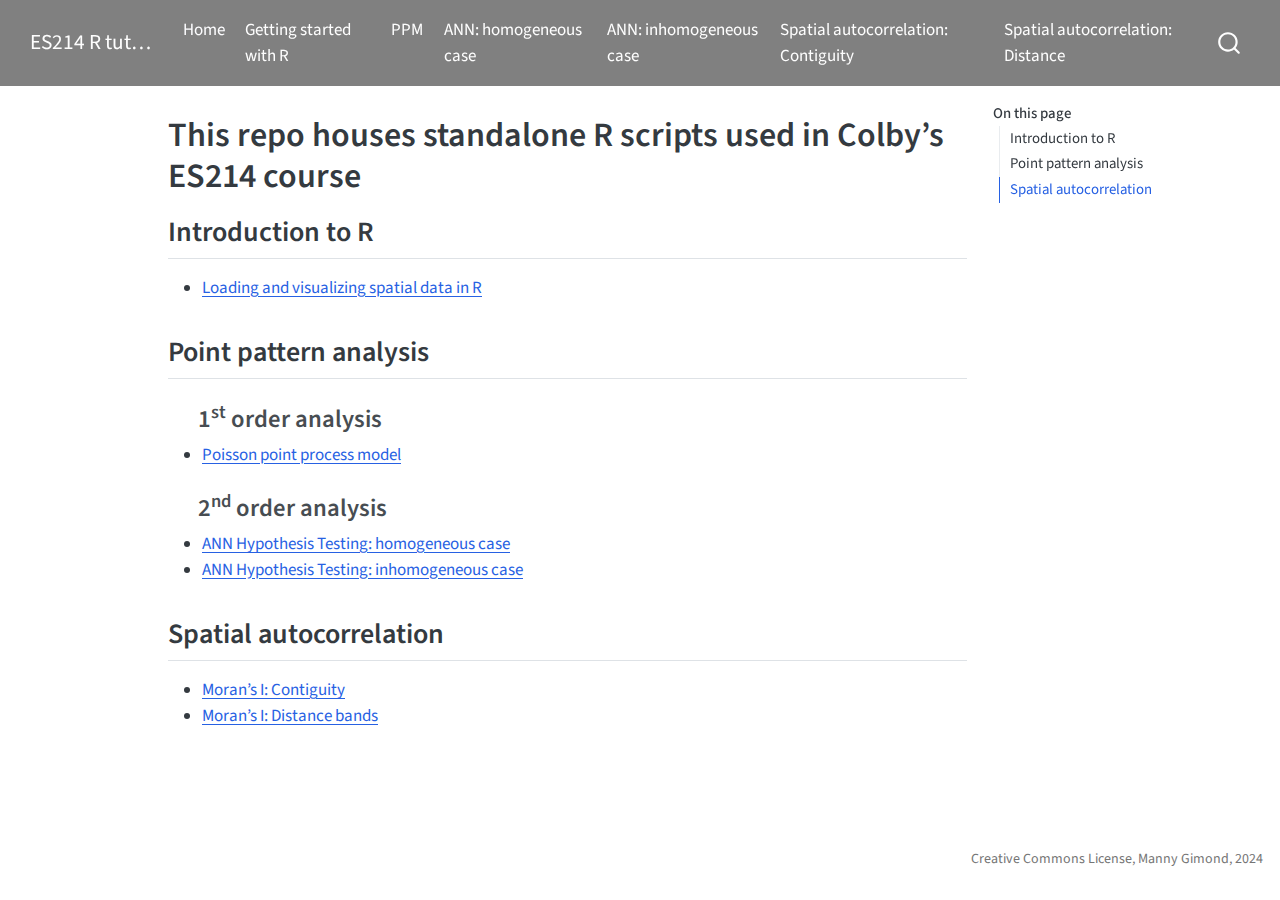
<file: docs/index.html>
<!DOCTYPE html>
<html xmlns="http://www.w3.org/1999/xhtml" lang="en" xml:lang="en"><head>

<meta charset="utf-8">
<meta name="generator" content="quarto-1.5.57">

<meta name="viewport" content="width=device-width, initial-scale=1.0, user-scalable=yes">


<title>This repo houses standalone R scripts used in Colby’s ES214 course – ES214 R tutorials</title>
<style>
code{white-space: pre-wrap;}
span.smallcaps{font-variant: small-caps;}
div.columns{display: flex; gap: min(4vw, 1.5em);}
div.column{flex: auto; overflow-x: auto;}
div.hanging-indent{margin-left: 1.5em; text-indent: -1.5em;}
ul.task-list{list-style: none;}
ul.task-list li input[type="checkbox"] {
  width: 0.8em;
  margin: 0 0.8em 0.2em -1em; /* quarto-specific, see https://github.com/quarto-dev/quarto-cli/issues/4556 */ 
  vertical-align: middle;
}
</style>


<script src="site_libs/quarto-nav/quarto-nav.js"></script>
<script src="site_libs/quarto-nav/headroom.min.js"></script>
<script src="site_libs/clipboard/clipboard.min.js"></script>
<script src="site_libs/quarto-search/autocomplete.umd.js"></script>
<script src="site_libs/quarto-search/fuse.min.js"></script>
<script src="site_libs/quarto-search/quarto-search.js"></script>
<meta name="quarto:offset" content="./">
<script src="site_libs/quarto-html/quarto.js"></script>
<script src="site_libs/quarto-html/popper.min.js"></script>
<script src="site_libs/quarto-html/tippy.umd.min.js"></script>
<script src="site_libs/quarto-html/anchor.min.js"></script>
<link href="site_libs/quarto-html/tippy.css" rel="stylesheet">
<link href="site_libs/quarto-html/quarto-syntax-highlighting.css" rel="stylesheet" id="quarto-text-highlighting-styles">
<script src="site_libs/bootstrap/bootstrap.min.js"></script>
<link href="site_libs/bootstrap/bootstrap-icons.css" rel="stylesheet">
<link href="site_libs/bootstrap/bootstrap.min.css" rel="stylesheet" id="quarto-bootstrap" data-mode="light">
<script id="quarto-search-options" type="application/json">{
  "location": "navbar",
  "copy-button": false,
  "collapse-after": 3,
  "panel-placement": "end",
  "type": "overlay",
  "limit": 50,
  "keyboard-shortcut": [
    "f",
    "/",
    "s"
  ],
  "show-item-context": false,
  "language": {
    "search-no-results-text": "No results",
    "search-matching-documents-text": "matching documents",
    "search-copy-link-title": "Copy link to search",
    "search-hide-matches-text": "Hide additional matches",
    "search-more-match-text": "more match in this document",
    "search-more-matches-text": "more matches in this document",
    "search-clear-button-title": "Clear",
    "search-text-placeholder": "",
    "search-detached-cancel-button-title": "Cancel",
    "search-submit-button-title": "Submit",
    "search-label": "Search"
  }
}</script>


<link rel="stylesheet" href="styles.css">
</head>

<body class="nav-fixed">

<div id="quarto-search-results"></div>
  <header id="quarto-header" class="headroom fixed-top">
    <nav class="navbar navbar-expand-lg " data-bs-theme="dark">
      <div class="navbar-container container-fluid">
      <div class="navbar-brand-container mx-auto">
    <a class="navbar-brand" href="./index.html">
    <span class="navbar-title">ES214 R tutorials</span>
    </a>
  </div>
            <div id="quarto-search" class="" title="Search"></div>
          <button class="navbar-toggler" type="button" data-bs-toggle="collapse" data-bs-target="#navbarCollapse" aria-controls="navbarCollapse" role="menu" aria-expanded="false" aria-label="Toggle navigation" onclick="if (window.quartoToggleHeadroom) { window.quartoToggleHeadroom(); }">
  <span class="navbar-toggler-icon"></span>
</button>
          <div class="collapse navbar-collapse" id="navbarCollapse">
            <ul class="navbar-nav navbar-nav-scroll me-auto">
  <li class="nav-item">
    <a class="nav-link active" href="./index.html" aria-current="page"> 
<span class="menu-text">Home</span></a>
  </li>  
  <li class="nav-item">
    <a class="nav-link" href="./Getting_started_with_R/Getting_started_with_R.html"> 
<span class="menu-text">Getting started with R</span></a>
  </li>  
  <li class="nav-item">
    <a class="nav-link" href="./PPM/PPM_analysis.html"> 
<span class="menu-text">PPM</span></a>
  </li>  
  <li class="nav-item">
    <a class="nav-link" href="./Homogenous_ANN/Homogenous_ANN.html"> 
<span class="menu-text">ANN: homogeneous case</span></a>
  </li>  
  <li class="nav-item">
    <a class="nav-link" href="./Inhomogenous_ANN/Inhomogenous_ANN.html"> 
<span class="menu-text">ANN: inhomogeneous case</span></a>
  </li>  
  <li class="nav-item">
    <a class="nav-link" href="./moranI/Mapping_and_Morans.html"> 
<span class="menu-text">Spatial autocorrelation: Contiguity</span></a>
  </li>  
  <li class="nav-item">
    <a class="nav-link" href="./moranI_distance/MoranI_distance_band.html"> 
<span class="menu-text">Spatial autocorrelation: Distance</span></a>
  </li>  
</ul>
          </div> <!-- /navcollapse -->
            <div class="quarto-navbar-tools">
</div>
      </div> <!-- /container-fluid -->
    </nav>
</header>
<!-- content -->
<div id="quarto-content" class="quarto-container page-columns page-rows-contents page-layout-article page-navbar">
<!-- sidebar -->
<!-- margin-sidebar -->
    <div id="quarto-margin-sidebar" class="sidebar margin-sidebar">
        <nav id="TOC" role="doc-toc" class="toc-active">
    <h2 id="toc-title">On this page</h2>
   
  <ul>
  <li><a href="#introduction-to-r" id="toc-introduction-to-r" class="nav-link active" data-scroll-target="#introduction-to-r">Introduction to R</a></li>
  <li><a href="#point-pattern-analysis" id="toc-point-pattern-analysis" class="nav-link" data-scroll-target="#point-pattern-analysis">Point pattern analysis</a>
  <ul class="collapse">
  <li><a href="#st-order-analysis" id="toc-st-order-analysis" class="nav-link" data-scroll-target="#st-order-analysis">1<sup>st</sup> order analysis</a></li>
  <li><a href="#nd-order-analysis" id="toc-nd-order-analysis" class="nav-link" data-scroll-target="#nd-order-analysis">2<sup>nd</sup> order analysis</a></li>
  </ul></li>
  <li><a href="#spatial-autocorrelation" id="toc-spatial-autocorrelation" class="nav-link" data-scroll-target="#spatial-autocorrelation">Spatial autocorrelation</a></li>
  </ul>
</nav>
    </div>
<!-- main -->
<main class="content" id="quarto-document-content">

<header id="title-block-header" class="quarto-title-block default">
<div class="quarto-title">
<h1 class="title">This repo houses standalone R scripts used in Colby’s ES214 course</h1>
</div>



<div class="quarto-title-meta">

    
  
    
  </div>
  


</header>


<section id="introduction-to-r" class="level2">
<h2 class="anchored" data-anchor-id="introduction-to-r">Introduction to R</h2>
<ul>
<li><a href="Getting_started_with_R/Getting_started_with_R.html">Loading and visualizing spatial data in R</a></li>
</ul>
</section>
<section id="point-pattern-analysis" class="level2">
<h2 class="anchored" data-anchor-id="point-pattern-analysis">Point pattern analysis</h2>
<section id="st-order-analysis" class="level3">
<h3 class="anchored" data-anchor-id="st-order-analysis">1<sup>st</sup> order analysis</h3>
<ul>
<li><a href="PPM/PPM_analysis.html">Poisson point process model</a></li>
</ul>
</section>
<section id="nd-order-analysis" class="level3">
<h3 class="anchored" data-anchor-id="nd-order-analysis">2<sup>nd</sup> order analysis</h3>
<ul>
<li><a href="Homogenous_ANN/Homogenous_ANN.html">ANN Hypothesis Testing: homogeneous case</a></li>
<li><a href="Inhomogenous_ANN/Inhomogenous_ANN.html">ANN Hypothesis Testing: inhomogeneous case</a></li>
</ul>
</section>
</section>
<section id="spatial-autocorrelation" class="level2">
<h2 class="anchored" data-anchor-id="spatial-autocorrelation">Spatial autocorrelation</h2>
<ul>
<li><a href="moranI/Mapping_and_Morans.html">Moran’s I: Contiguity</a></li>
<li><a href="moranI_distance/MoranI_distance_band.html">Moran’s I: Distance bands</a></li>
</ul>


</section>

</main> <!-- /main -->
<script id="quarto-html-after-body" type="application/javascript">
window.document.addEventListener("DOMContentLoaded", function (event) {
  const toggleBodyColorMode = (bsSheetEl) => {
    const mode = bsSheetEl.getAttribute("data-mode");
    const bodyEl = window.document.querySelector("body");
    if (mode === "dark") {
      bodyEl.classList.add("quarto-dark");
      bodyEl.classList.remove("quarto-light");
    } else {
      bodyEl.classList.add("quarto-light");
      bodyEl.classList.remove("quarto-dark");
    }
  }
  const toggleBodyColorPrimary = () => {
    const bsSheetEl = window.document.querySelector("link#quarto-bootstrap");
    if (bsSheetEl) {
      toggleBodyColorMode(bsSheetEl);
    }
  }
  toggleBodyColorPrimary();  
  const icon = "";
  const anchorJS = new window.AnchorJS();
  anchorJS.options = {
    placement: 'right',
    icon: icon
  };
  anchorJS.add('.anchored');
  const isCodeAnnotation = (el) => {
    for (const clz of el.classList) {
      if (clz.startsWith('code-annotation-')) {                     
        return true;
      }
    }
    return false;
  }
  const onCopySuccess = function(e) {
    // button target
    const button = e.trigger;
    // don't keep focus
    button.blur();
    // flash "checked"
    button.classList.add('code-copy-button-checked');
    var currentTitle = button.getAttribute("title");
    button.setAttribute("title", "Copied!");
    let tooltip;
    if (window.bootstrap) {
      button.setAttribute("data-bs-toggle", "tooltip");
      button.setAttribute("data-bs-placement", "left");
      button.setAttribute("data-bs-title", "Copied!");
      tooltip = new bootstrap.Tooltip(button, 
        { trigger: "manual", 
          customClass: "code-copy-button-tooltip",
          offset: [0, -8]});
      tooltip.show();    
    }
    setTimeout(function() {
      if (tooltip) {
        tooltip.hide();
        button.removeAttribute("data-bs-title");
        button.removeAttribute("data-bs-toggle");
        button.removeAttribute("data-bs-placement");
      }
      button.setAttribute("title", currentTitle);
      button.classList.remove('code-copy-button-checked');
    }, 1000);
    // clear code selection
    e.clearSelection();
  }
  const getTextToCopy = function(trigger) {
      const codeEl = trigger.previousElementSibling.cloneNode(true);
      for (const childEl of codeEl.children) {
        if (isCodeAnnotation(childEl)) {
          childEl.remove();
        }
      }
      return codeEl.innerText;
  }
  const clipboard = new window.ClipboardJS('.code-copy-button:not([data-in-quarto-modal])', {
    text: getTextToCopy
  });
  clipboard.on('success', onCopySuccess);
  if (window.document.getElementById('quarto-embedded-source-code-modal')) {
    // For code content inside modals, clipBoardJS needs to be initialized with a container option
    // TODO: Check when it could be a function (https://github.com/zenorocha/clipboard.js/issues/860)
    const clipboardModal = new window.ClipboardJS('.code-copy-button[data-in-quarto-modal]', {
      text: getTextToCopy,
      container: window.document.getElementById('quarto-embedded-source-code-modal')
    });
    clipboardModal.on('success', onCopySuccess);
  }
    var localhostRegex = new RegExp(/^(?:http|https):\/\/localhost\:?[0-9]*\//);
    var mailtoRegex = new RegExp(/^mailto:/);
      var filterRegex = new RegExp('/' + window.location.host + '/');
    var isInternal = (href) => {
        return filterRegex.test(href) || localhostRegex.test(href) || mailtoRegex.test(href);
    }
    // Inspect non-navigation links and adorn them if external
 	var links = window.document.querySelectorAll('a[href]:not(.nav-link):not(.navbar-brand):not(.toc-action):not(.sidebar-link):not(.sidebar-item-toggle):not(.pagination-link):not(.no-external):not([aria-hidden]):not(.dropdown-item):not(.quarto-navigation-tool):not(.about-link)');
    for (var i=0; i<links.length; i++) {
      const link = links[i];
      if (!isInternal(link.href)) {
        // undo the damage that might have been done by quarto-nav.js in the case of
        // links that we want to consider external
        if (link.dataset.originalHref !== undefined) {
          link.href = link.dataset.originalHref;
        }
      }
    }
  function tippyHover(el, contentFn, onTriggerFn, onUntriggerFn) {
    const config = {
      allowHTML: true,
      maxWidth: 500,
      delay: 100,
      arrow: false,
      appendTo: function(el) {
          return el.parentElement;
      },
      interactive: true,
      interactiveBorder: 10,
      theme: 'quarto',
      placement: 'bottom-start',
    };
    if (contentFn) {
      config.content = contentFn;
    }
    if (onTriggerFn) {
      config.onTrigger = onTriggerFn;
    }
    if (onUntriggerFn) {
      config.onUntrigger = onUntriggerFn;
    }
    window.tippy(el, config); 
  }
  const noterefs = window.document.querySelectorAll('a[role="doc-noteref"]');
  for (var i=0; i<noterefs.length; i++) {
    const ref = noterefs[i];
    tippyHover(ref, function() {
      // use id or data attribute instead here
      let href = ref.getAttribute('data-footnote-href') || ref.getAttribute('href');
      try { href = new URL(href).hash; } catch {}
      const id = href.replace(/^#\/?/, "");
      const note = window.document.getElementById(id);
      if (note) {
        return note.innerHTML;
      } else {
        return "";
      }
    });
  }
  const xrefs = window.document.querySelectorAll('a.quarto-xref');
  const processXRef = (id, note) => {
    // Strip column container classes
    const stripColumnClz = (el) => {
      el.classList.remove("page-full", "page-columns");
      if (el.children) {
        for (const child of el.children) {
          stripColumnClz(child);
        }
      }
    }
    stripColumnClz(note)
    if (id === null || id.startsWith('sec-')) {
      // Special case sections, only their first couple elements
      const container = document.createElement("div");
      if (note.children && note.children.length > 2) {
        container.appendChild(note.children[0].cloneNode(true));
        for (let i = 1; i < note.children.length; i++) {
          const child = note.children[i];
          if (child.tagName === "P" && child.innerText === "") {
            continue;
          } else {
            container.appendChild(child.cloneNode(true));
            break;
          }
        }
        if (window.Quarto?.typesetMath) {
          window.Quarto.typesetMath(container);
        }
        return container.innerHTML
      } else {
        if (window.Quarto?.typesetMath) {
          window.Quarto.typesetMath(note);
        }
        return note.innerHTML;
      }
    } else {
      // Remove any anchor links if they are present
      const anchorLink = note.querySelector('a.anchorjs-link');
      if (anchorLink) {
        anchorLink.remove();
      }
      if (window.Quarto?.typesetMath) {
        window.Quarto.typesetMath(note);
      }
      // TODO in 1.5, we should make sure this works without a callout special case
      if (note.classList.contains("callout")) {
        return note.outerHTML;
      } else {
        return note.innerHTML;
      }
    }
  }
  for (var i=0; i<xrefs.length; i++) {
    const xref = xrefs[i];
    tippyHover(xref, undefined, function(instance) {
      instance.disable();
      let url = xref.getAttribute('href');
      let hash = undefined; 
      if (url.startsWith('#')) {
        hash = url;
      } else {
        try { hash = new URL(url).hash; } catch {}
      }
      if (hash) {
        const id = hash.replace(/^#\/?/, "");
        const note = window.document.getElementById(id);
        if (note !== null) {
          try {
            const html = processXRef(id, note.cloneNode(true));
            instance.setContent(html);
          } finally {
            instance.enable();
            instance.show();
          }
        } else {
          // See if we can fetch this
          fetch(url.split('#')[0])
          .then(res => res.text())
          .then(html => {
            const parser = new DOMParser();
            const htmlDoc = parser.parseFromString(html, "text/html");
            const note = htmlDoc.getElementById(id);
            if (note !== null) {
              const html = processXRef(id, note);
              instance.setContent(html);
            } 
          }).finally(() => {
            instance.enable();
            instance.show();
          });
        }
      } else {
        // See if we can fetch a full url (with no hash to target)
        // This is a special case and we should probably do some content thinning / targeting
        fetch(url)
        .then(res => res.text())
        .then(html => {
          const parser = new DOMParser();
          const htmlDoc = parser.parseFromString(html, "text/html");
          const note = htmlDoc.querySelector('main.content');
          if (note !== null) {
            // This should only happen for chapter cross references
            // (since there is no id in the URL)
            // remove the first header
            if (note.children.length > 0 && note.children[0].tagName === "HEADER") {
              note.children[0].remove();
            }
            const html = processXRef(null, note);
            instance.setContent(html);
          } 
        }).finally(() => {
          instance.enable();
          instance.show();
        });
      }
    }, function(instance) {
    });
  }
      let selectedAnnoteEl;
      const selectorForAnnotation = ( cell, annotation) => {
        let cellAttr = 'data-code-cell="' + cell + '"';
        let lineAttr = 'data-code-annotation="' +  annotation + '"';
        const selector = 'span[' + cellAttr + '][' + lineAttr + ']';
        return selector;
      }
      const selectCodeLines = (annoteEl) => {
        const doc = window.document;
        const targetCell = annoteEl.getAttribute("data-target-cell");
        const targetAnnotation = annoteEl.getAttribute("data-target-annotation");
        const annoteSpan = window.document.querySelector(selectorForAnnotation(targetCell, targetAnnotation));
        const lines = annoteSpan.getAttribute("data-code-lines").split(",");
        const lineIds = lines.map((line) => {
          return targetCell + "-" + line;
        })
        let top = null;
        let height = null;
        let parent = null;
        if (lineIds.length > 0) {
            //compute the position of the single el (top and bottom and make a div)
            const el = window.document.getElementById(lineIds[0]);
            top = el.offsetTop;
            height = el.offsetHeight;
            parent = el.parentElement.parentElement;
          if (lineIds.length > 1) {
            const lastEl = window.document.getElementById(lineIds[lineIds.length - 1]);
            const bottom = lastEl.offsetTop + lastEl.offsetHeight;
            height = bottom - top;
          }
          if (top !== null && height !== null && parent !== null) {
            // cook up a div (if necessary) and position it 
            let div = window.document.getElementById("code-annotation-line-highlight");
            if (div === null) {
              div = window.document.createElement("div");
              div.setAttribute("id", "code-annotation-line-highlight");
              div.style.position = 'absolute';
              parent.appendChild(div);
            }
            div.style.top = top - 2 + "px";
            div.style.height = height + 4 + "px";
            div.style.left = 0;
            let gutterDiv = window.document.getElementById("code-annotation-line-highlight-gutter");
            if (gutterDiv === null) {
              gutterDiv = window.document.createElement("div");
              gutterDiv.setAttribute("id", "code-annotation-line-highlight-gutter");
              gutterDiv.style.position = 'absolute';
              const codeCell = window.document.getElementById(targetCell);
              const gutter = codeCell.querySelector('.code-annotation-gutter');
              gutter.appendChild(gutterDiv);
            }
            gutterDiv.style.top = top - 2 + "px";
            gutterDiv.style.height = height + 4 + "px";
          }
          selectedAnnoteEl = annoteEl;
        }
      };
      const unselectCodeLines = () => {
        const elementsIds = ["code-annotation-line-highlight", "code-annotation-line-highlight-gutter"];
        elementsIds.forEach((elId) => {
          const div = window.document.getElementById(elId);
          if (div) {
            div.remove();
          }
        });
        selectedAnnoteEl = undefined;
      };
        // Handle positioning of the toggle
    window.addEventListener(
      "resize",
      throttle(() => {
        elRect = undefined;
        if (selectedAnnoteEl) {
          selectCodeLines(selectedAnnoteEl);
        }
      }, 10)
    );
    function throttle(fn, ms) {
    let throttle = false;
    let timer;
      return (...args) => {
        if(!throttle) { // first call gets through
            fn.apply(this, args);
            throttle = true;
        } else { // all the others get throttled
            if(timer) clearTimeout(timer); // cancel #2
            timer = setTimeout(() => {
              fn.apply(this, args);
              timer = throttle = false;
            }, ms);
        }
      };
    }
      // Attach click handler to the DT
      const annoteDls = window.document.querySelectorAll('dt[data-target-cell]');
      for (const annoteDlNode of annoteDls) {
        annoteDlNode.addEventListener('click', (event) => {
          const clickedEl = event.target;
          if (clickedEl !== selectedAnnoteEl) {
            unselectCodeLines();
            const activeEl = window.document.querySelector('dt[data-target-cell].code-annotation-active');
            if (activeEl) {
              activeEl.classList.remove('code-annotation-active');
            }
            selectCodeLines(clickedEl);
            clickedEl.classList.add('code-annotation-active');
          } else {
            // Unselect the line
            unselectCodeLines();
            clickedEl.classList.remove('code-annotation-active');
          }
        });
      }
  const findCites = (el) => {
    const parentEl = el.parentElement;
    if (parentEl) {
      const cites = parentEl.dataset.cites;
      if (cites) {
        return {
          el,
          cites: cites.split(' ')
        };
      } else {
        return findCites(el.parentElement)
      }
    } else {
      return undefined;
    }
  };
  var bibliorefs = window.document.querySelectorAll('a[role="doc-biblioref"]');
  for (var i=0; i<bibliorefs.length; i++) {
    const ref = bibliorefs[i];
    const citeInfo = findCites(ref);
    if (citeInfo) {
      tippyHover(citeInfo.el, function() {
        var popup = window.document.createElement('div');
        citeInfo.cites.forEach(function(cite) {
          var citeDiv = window.document.createElement('div');
          citeDiv.classList.add('hanging-indent');
          citeDiv.classList.add('csl-entry');
          var biblioDiv = window.document.getElementById('ref-' + cite);
          if (biblioDiv) {
            citeDiv.innerHTML = biblioDiv.innerHTML;
          }
          popup.appendChild(citeDiv);
        });
        return popup.innerHTML;
      });
    }
  }
});
</script>
</div> <!-- /content -->
<footer class="footer">
  <div class="nav-footer">
    <div class="nav-footer-left">
      &nbsp;
    </div>   
    <div class="nav-footer-center">
      &nbsp;
    </div>
    <div class="nav-footer-right">
<p>Creative Commons License, Manny Gimond, 2024</p>
</div>
  </div>
</footer>




</body></html>
</file>
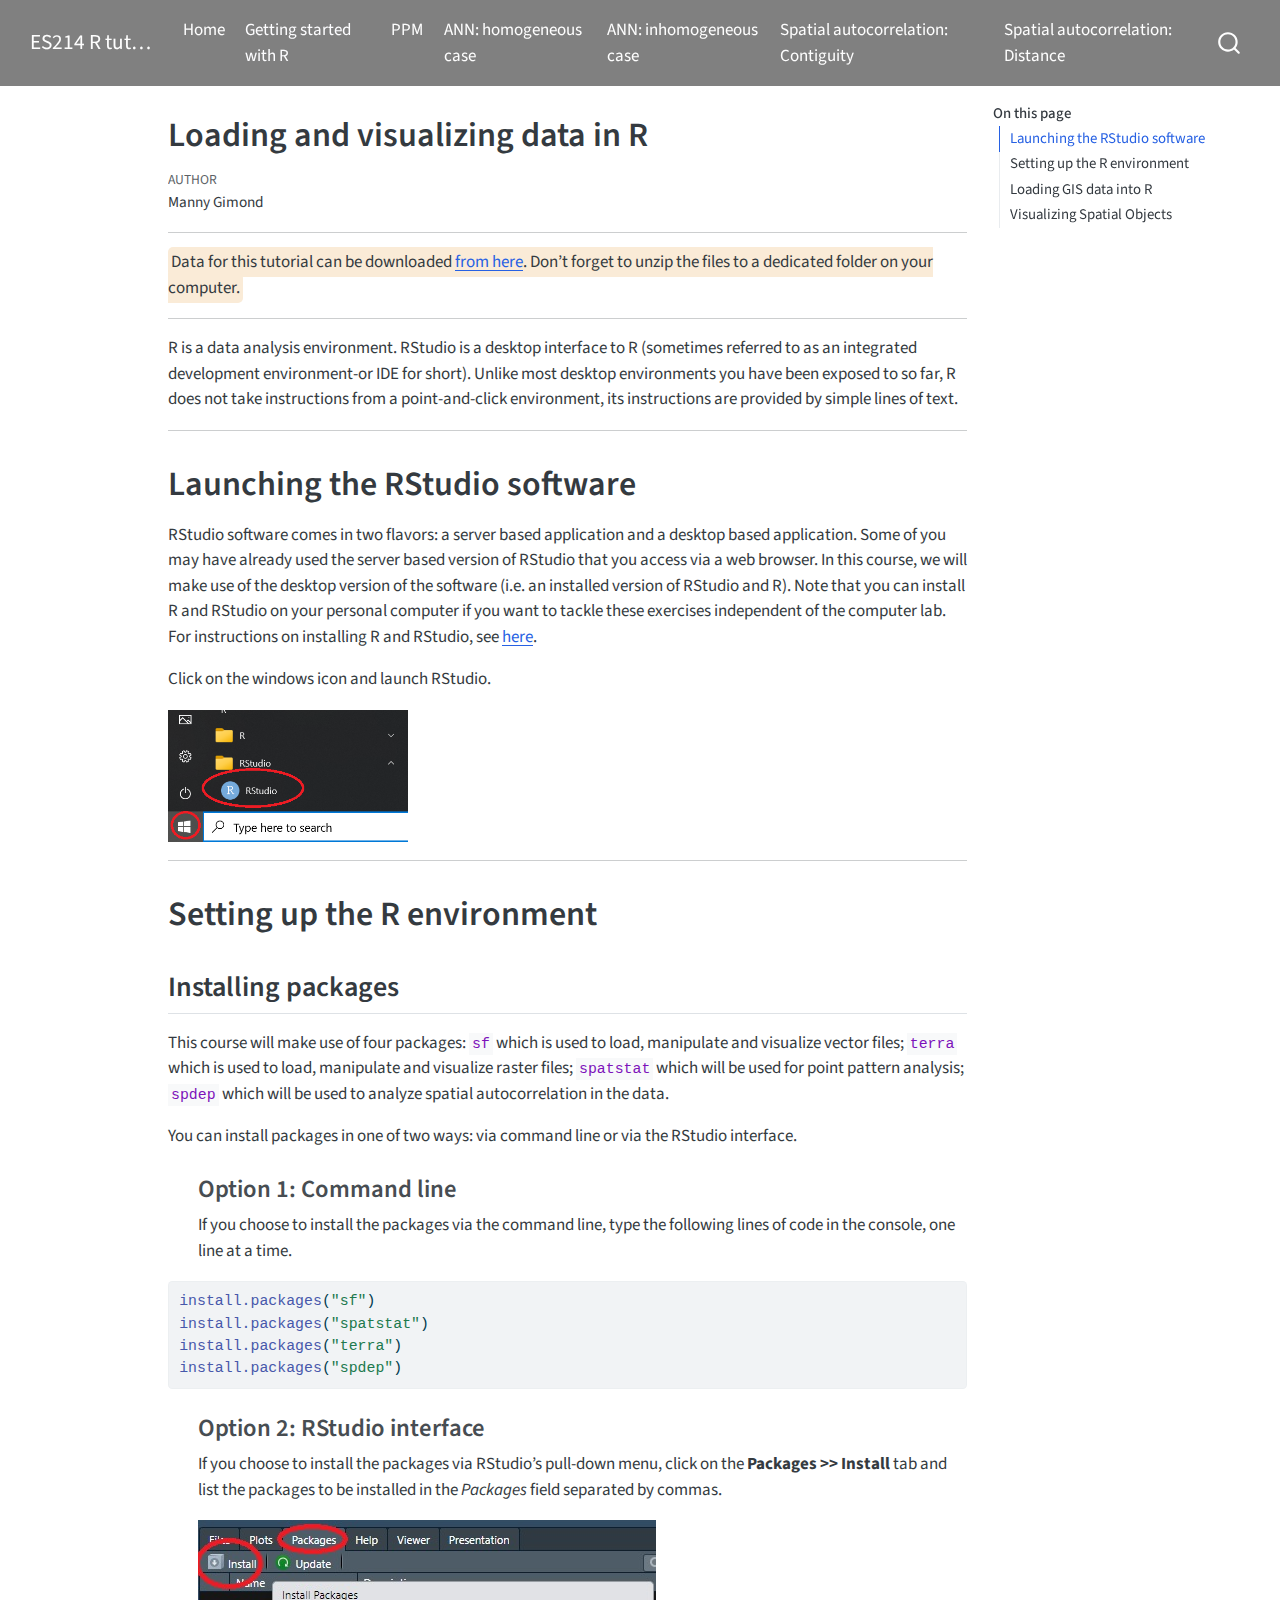
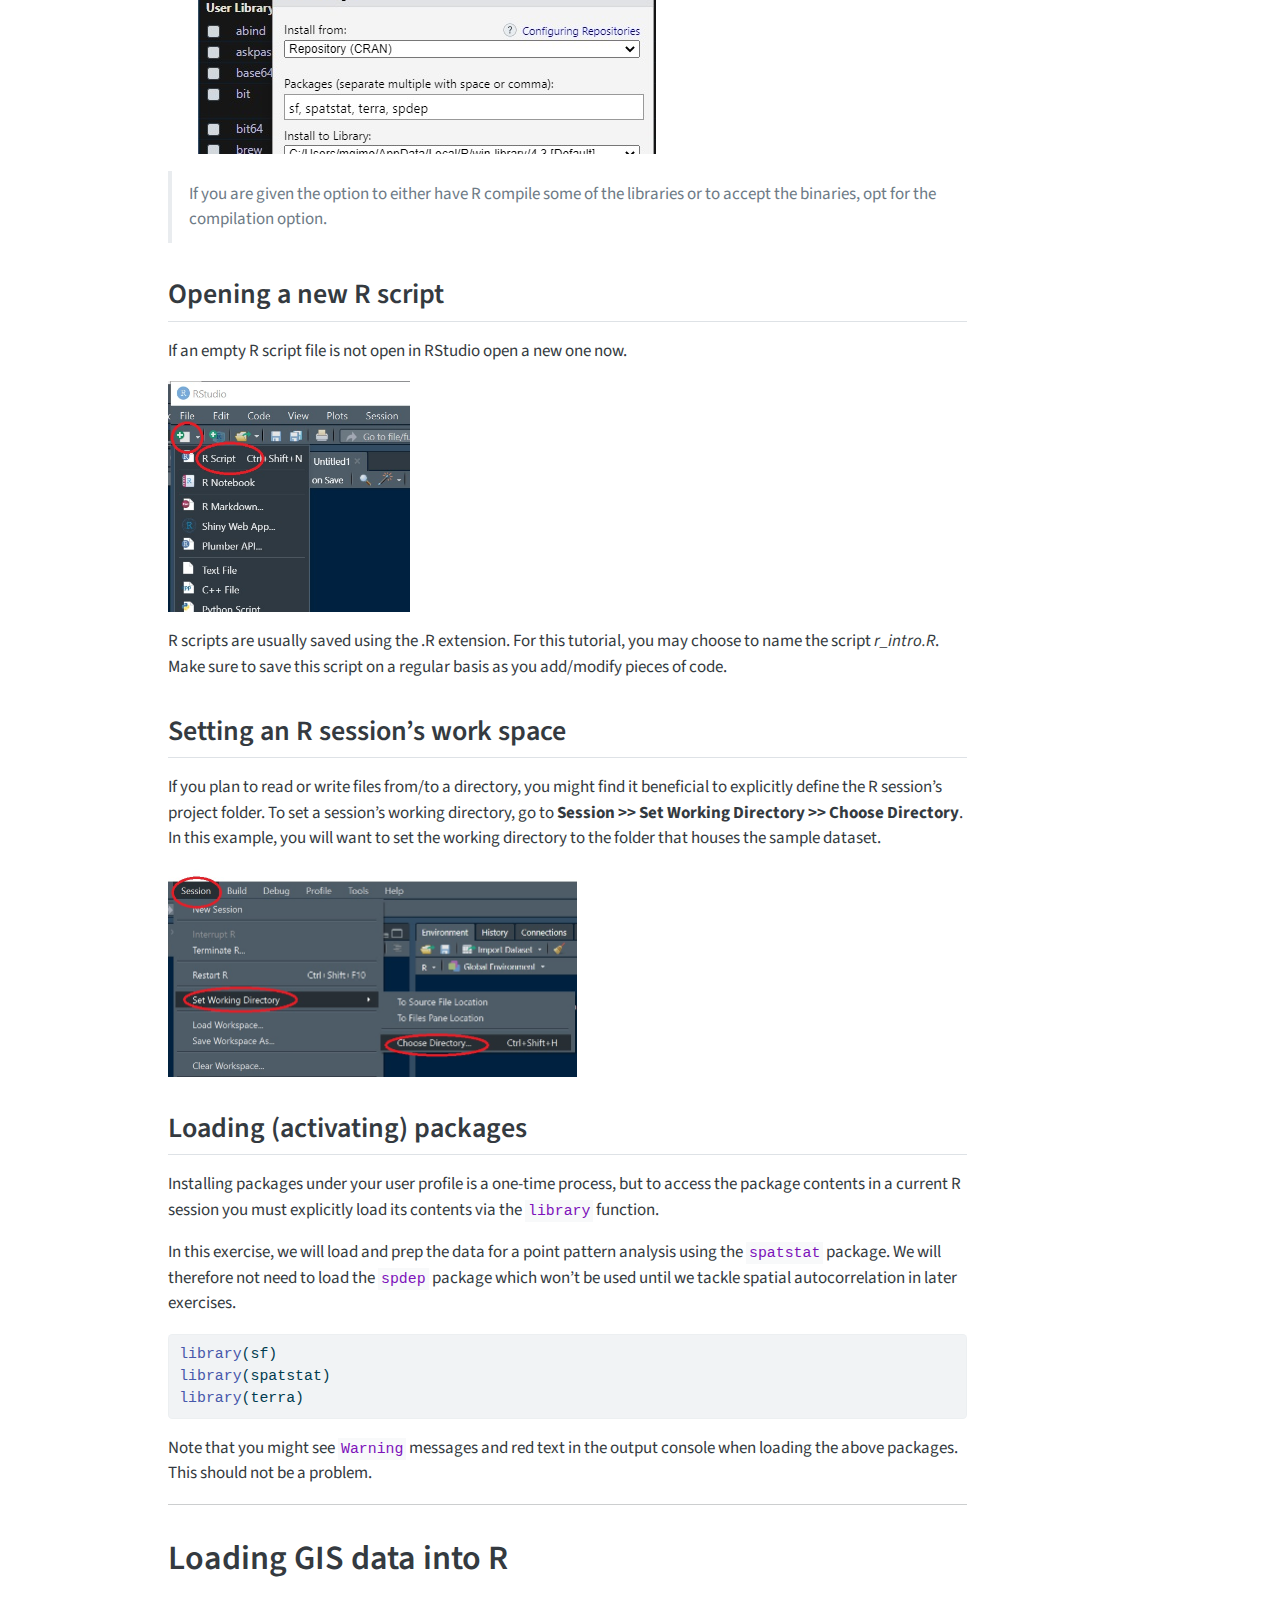
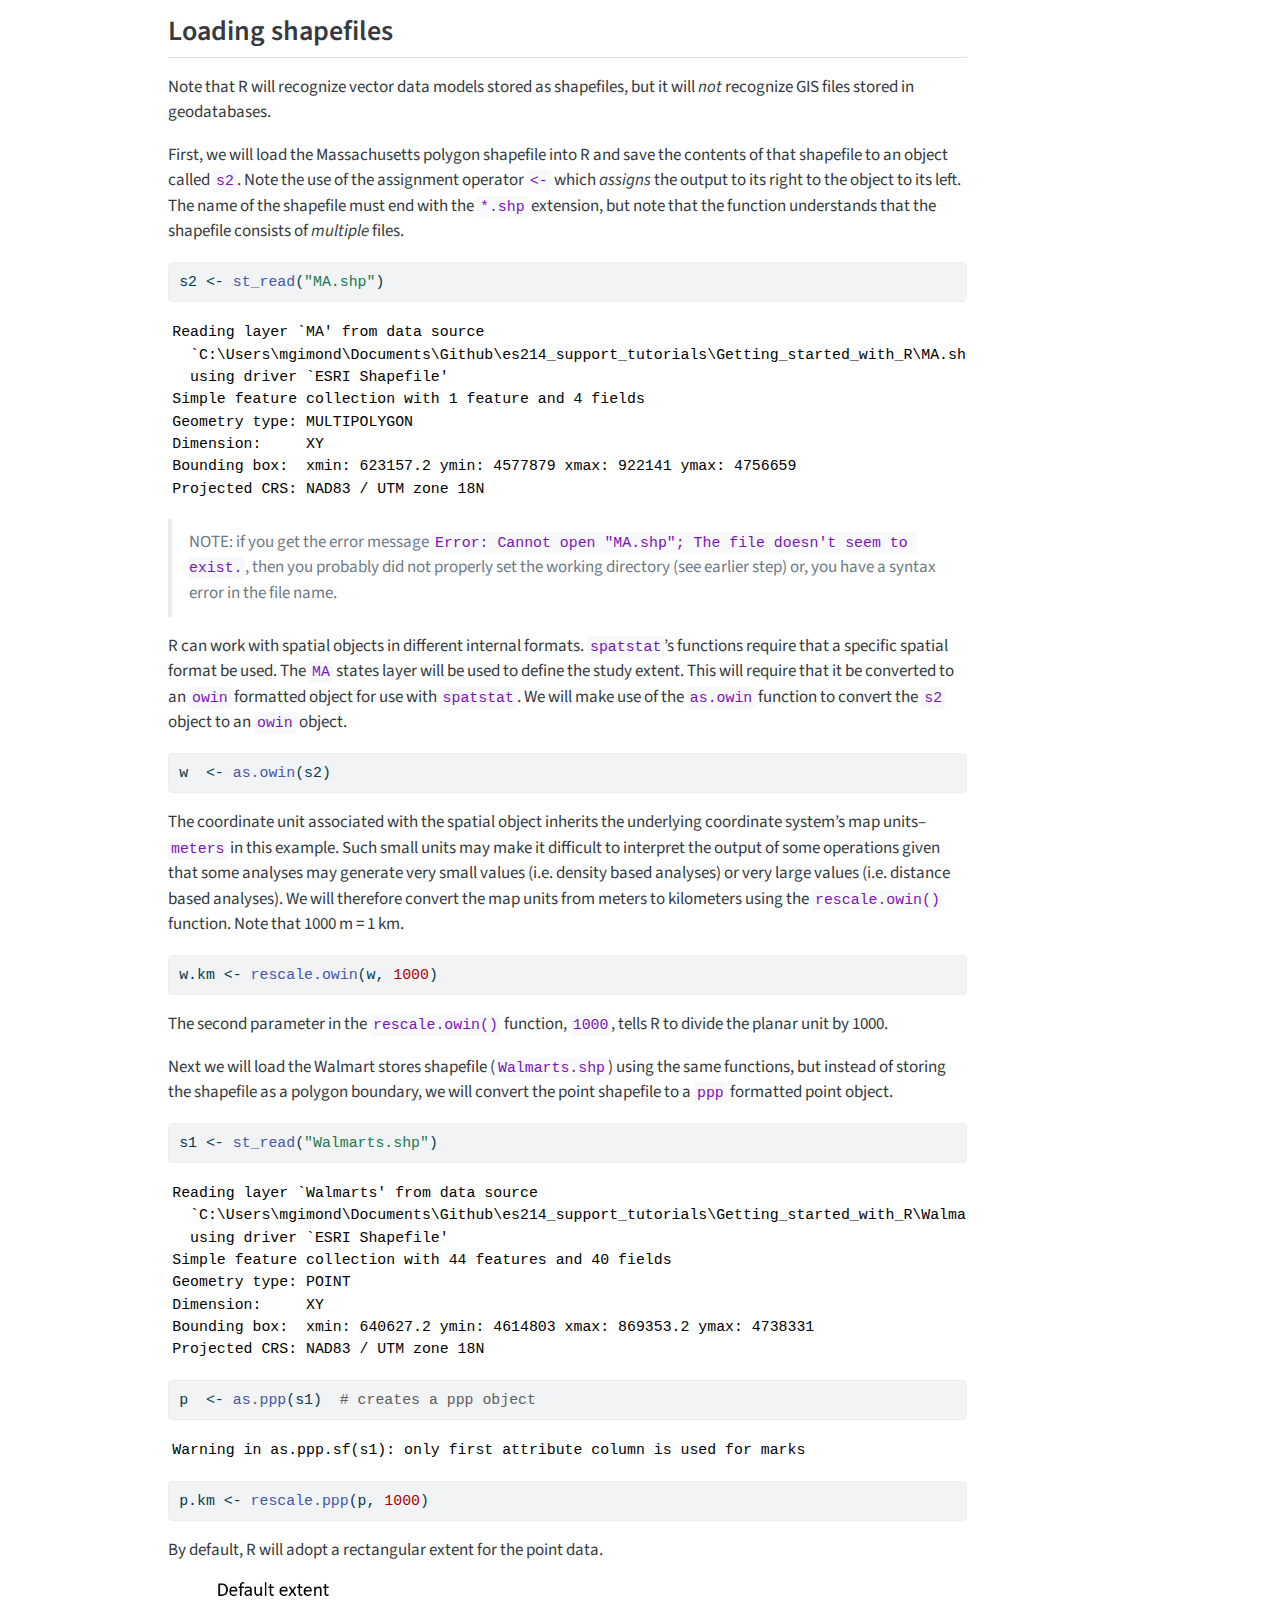
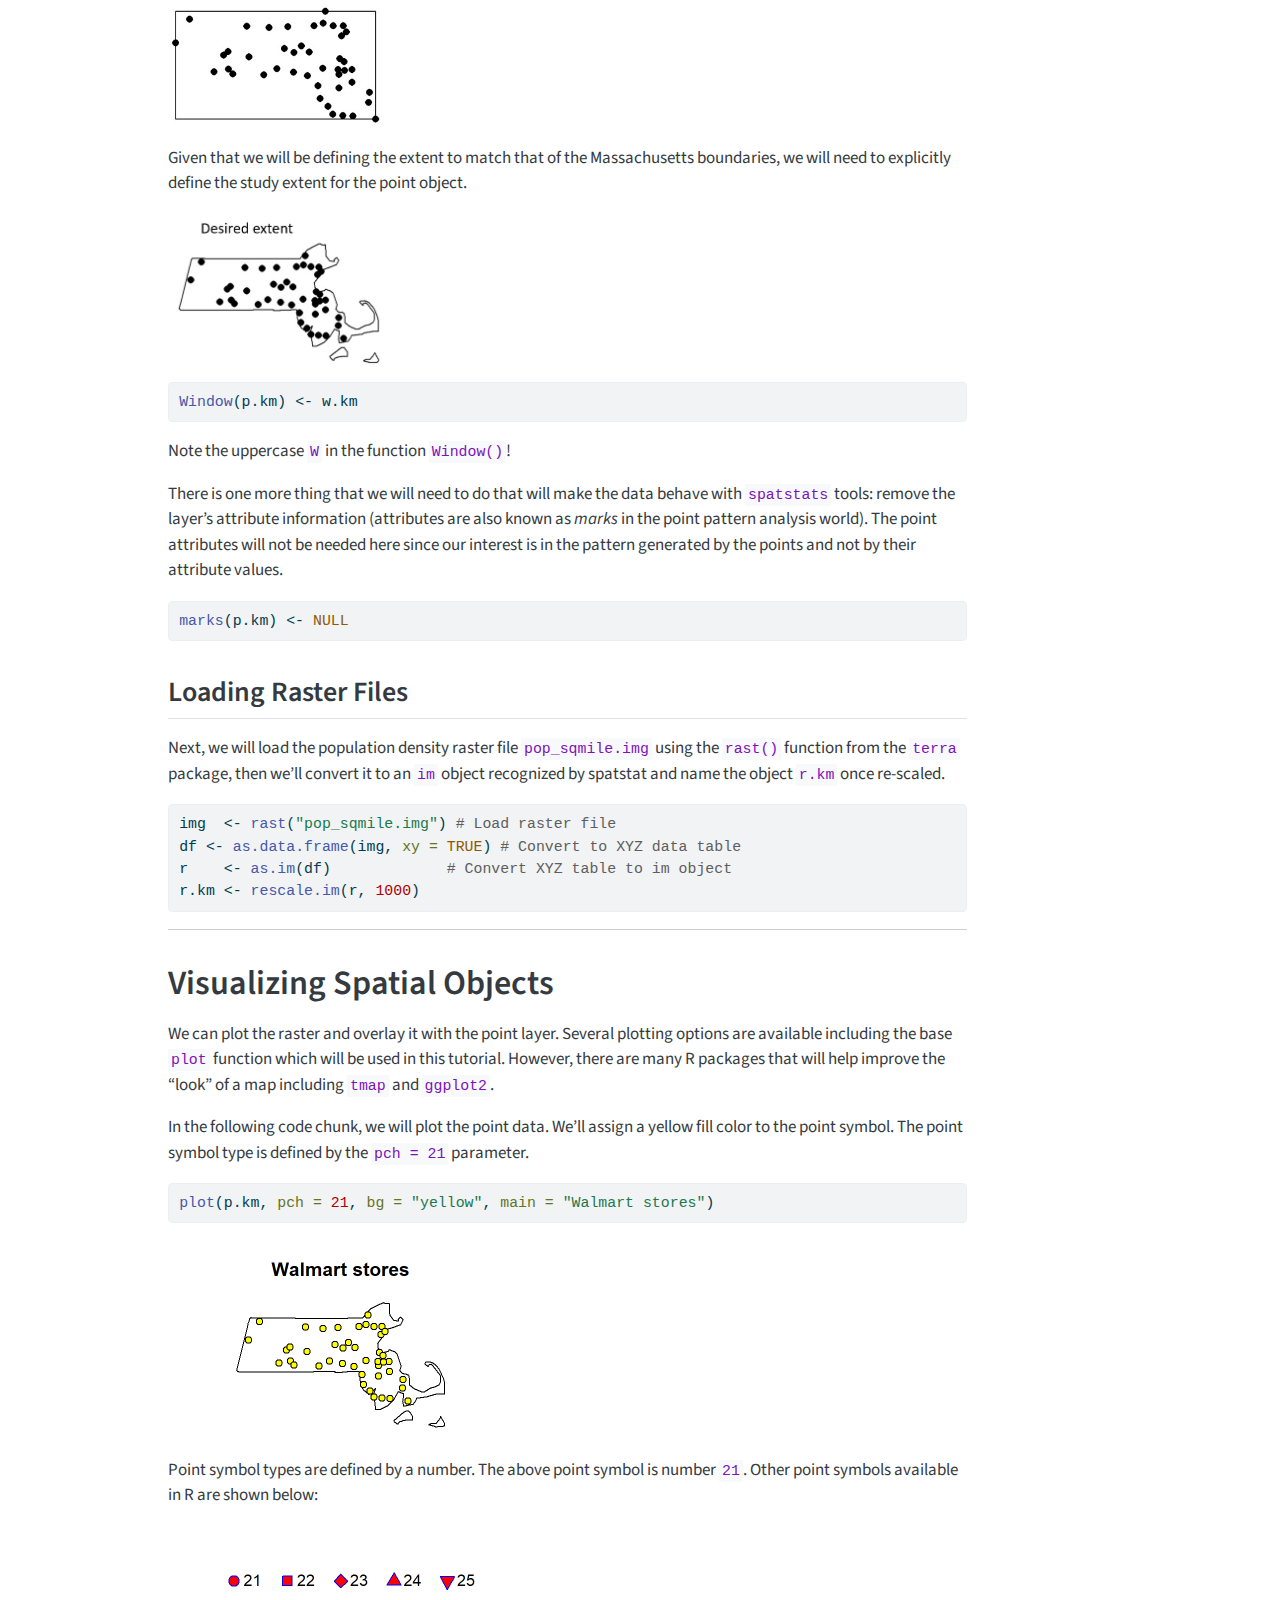
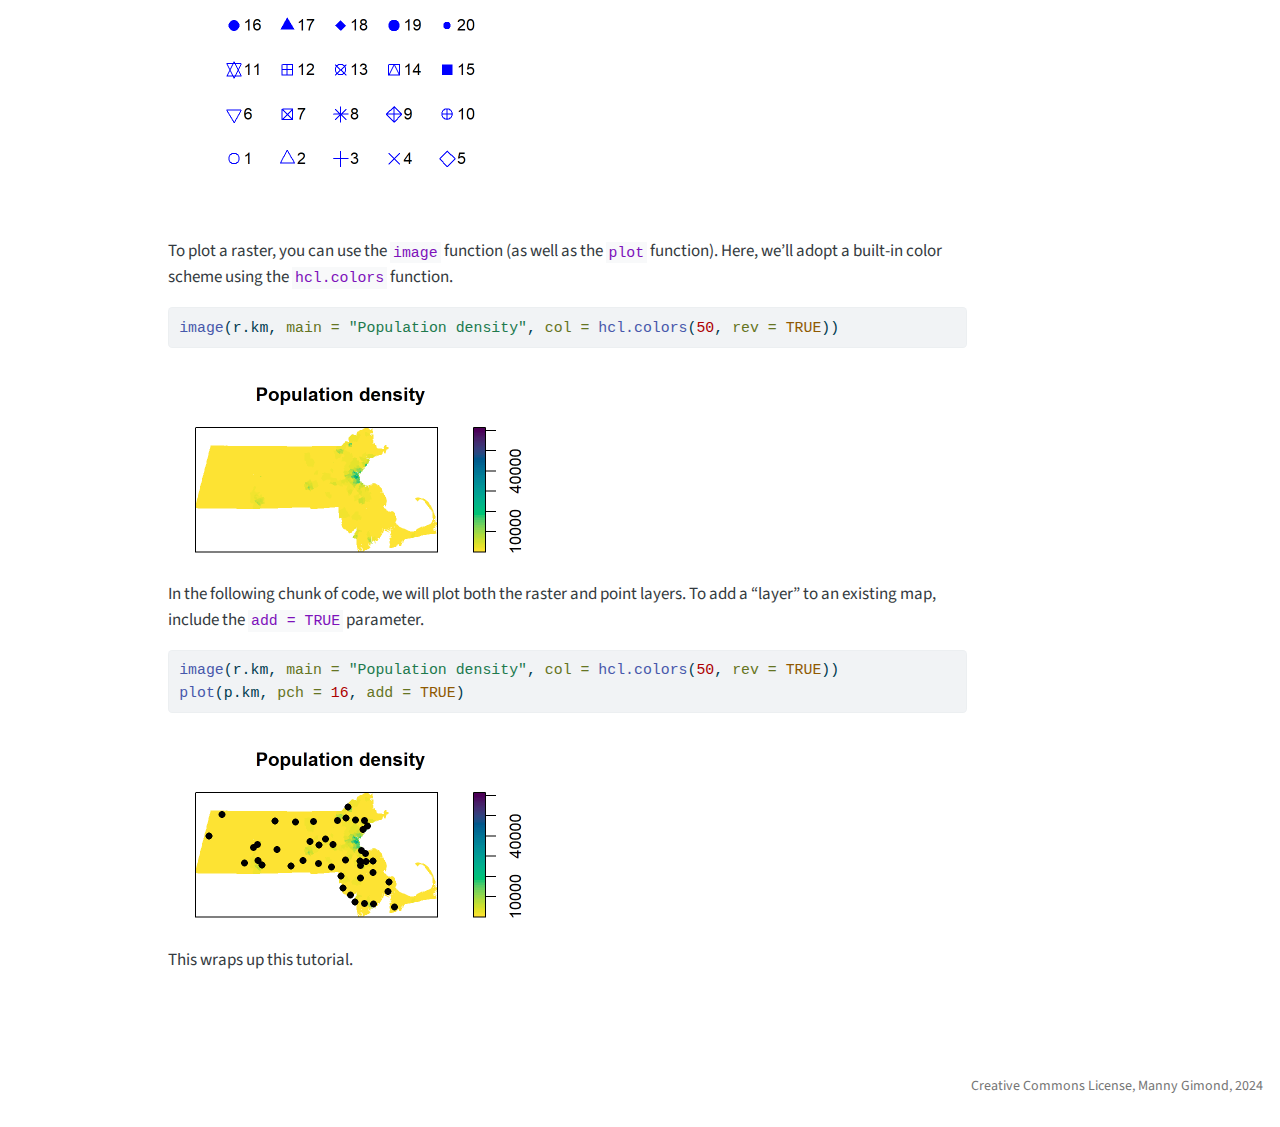
<file: docs/Getting_started_with_R/Getting_started_with_R.html>
<!DOCTYPE html>
<html xmlns="http://www.w3.org/1999/xhtml" lang="en" xml:lang="en"><head>

<meta charset="utf-8">
<meta name="generator" content="quarto-1.5.57">

<meta name="viewport" content="width=device-width, initial-scale=1.0, user-scalable=yes">

<meta name="author" content="Manny Gimond">

<title>Loading and visualizing data in R – ES214 R tutorials</title>
<style>
code{white-space: pre-wrap;}
span.smallcaps{font-variant: small-caps;}
div.columns{display: flex; gap: min(4vw, 1.5em);}
div.column{flex: auto; overflow-x: auto;}
div.hanging-indent{margin-left: 1.5em; text-indent: -1.5em;}
ul.task-list{list-style: none;}
ul.task-list li input[type="checkbox"] {
  width: 0.8em;
  margin: 0 0.8em 0.2em -1em; /* quarto-specific, see https://github.com/quarto-dev/quarto-cli/issues/4556 */ 
  vertical-align: middle;
}
/* CSS for syntax highlighting */
pre > code.sourceCode { white-space: pre; position: relative; }
pre > code.sourceCode > span { line-height: 1.25; }
pre > code.sourceCode > span:empty { height: 1.2em; }
.sourceCode { overflow: visible; }
code.sourceCode > span { color: inherit; text-decoration: inherit; }
div.sourceCode { margin: 1em 0; }
pre.sourceCode { margin: 0; }
@media screen {
div.sourceCode { overflow: auto; }
}
@media print {
pre > code.sourceCode { white-space: pre-wrap; }
pre > code.sourceCode > span { display: inline-block; text-indent: -5em; padding-left: 5em; }
}
pre.numberSource code
  { counter-reset: source-line 0; }
pre.numberSource code > span
  { position: relative; left: -4em; counter-increment: source-line; }
pre.numberSource code > span > a:first-child::before
  { content: counter(source-line);
    position: relative; left: -1em; text-align: right; vertical-align: baseline;
    border: none; display: inline-block;
    -webkit-touch-callout: none; -webkit-user-select: none;
    -khtml-user-select: none; -moz-user-select: none;
    -ms-user-select: none; user-select: none;
    padding: 0 4px; width: 4em;
  }
pre.numberSource { margin-left: 3em;  padding-left: 4px; }
div.sourceCode
  {   }
@media screen {
pre > code.sourceCode > span > a:first-child::before { text-decoration: underline; }
}
</style>


<script src="../site_libs/quarto-nav/quarto-nav.js"></script>
<script src="../site_libs/quarto-nav/headroom.min.js"></script>
<script src="../site_libs/clipboard/clipboard.min.js"></script>
<script src="../site_libs/quarto-search/autocomplete.umd.js"></script>
<script src="../site_libs/quarto-search/fuse.min.js"></script>
<script src="../site_libs/quarto-search/quarto-search.js"></script>
<meta name="quarto:offset" content="../">
<script src="../site_libs/quarto-html/quarto.js"></script>
<script src="../site_libs/quarto-html/popper.min.js"></script>
<script src="../site_libs/quarto-html/tippy.umd.min.js"></script>
<script src="../site_libs/quarto-html/anchor.min.js"></script>
<link href="../site_libs/quarto-html/tippy.css" rel="stylesheet">
<link href="../site_libs/quarto-html/quarto-syntax-highlighting.css" rel="stylesheet" id="quarto-text-highlighting-styles">
<script src="../site_libs/bootstrap/bootstrap.min.js"></script>
<link href="../site_libs/bootstrap/bootstrap-icons.css" rel="stylesheet">
<link href="../site_libs/bootstrap/bootstrap.min.css" rel="stylesheet" id="quarto-bootstrap" data-mode="light">
<script id="quarto-search-options" type="application/json">{
  "location": "navbar",
  "copy-button": false,
  "collapse-after": 3,
  "panel-placement": "end",
  "type": "overlay",
  "limit": 50,
  "keyboard-shortcut": [
    "f",
    "/",
    "s"
  ],
  "show-item-context": false,
  "language": {
    "search-no-results-text": "No results",
    "search-matching-documents-text": "matching documents",
    "search-copy-link-title": "Copy link to search",
    "search-hide-matches-text": "Hide additional matches",
    "search-more-match-text": "more match in this document",
    "search-more-matches-text": "more matches in this document",
    "search-clear-button-title": "Clear",
    "search-text-placeholder": "",
    "search-detached-cancel-button-title": "Cancel",
    "search-submit-button-title": "Submit",
    "search-label": "Search"
  }
}</script>


<link rel="stylesheet" href="../styles.css">
</head>

<body class="nav-fixed">

<div id="quarto-search-results"></div>
  <header id="quarto-header" class="headroom fixed-top">
    <nav class="navbar navbar-expand-lg " data-bs-theme="dark">
      <div class="navbar-container container-fluid">
      <div class="navbar-brand-container mx-auto">
    <a class="navbar-brand" href="../index.html">
    <span class="navbar-title">ES214 R tutorials</span>
    </a>
  </div>
            <div id="quarto-search" class="" title="Search"></div>
          <button class="navbar-toggler" type="button" data-bs-toggle="collapse" data-bs-target="#navbarCollapse" aria-controls="navbarCollapse" role="menu" aria-expanded="false" aria-label="Toggle navigation" onclick="if (window.quartoToggleHeadroom) { window.quartoToggleHeadroom(); }">
  <span class="navbar-toggler-icon"></span>
</button>
          <div class="collapse navbar-collapse" id="navbarCollapse">
            <ul class="navbar-nav navbar-nav-scroll me-auto">
  <li class="nav-item">
    <a class="nav-link" href="../index.html"> 
<span class="menu-text">Home</span></a>
  </li>  
  <li class="nav-item">
    <a class="nav-link active" href="../Getting_started_with_R/Getting_started_with_R.html" aria-current="page"> 
<span class="menu-text">Getting started with R</span></a>
  </li>  
  <li class="nav-item">
    <a class="nav-link" href="../PPM/PPM_analysis.html"> 
<span class="menu-text">PPM</span></a>
  </li>  
  <li class="nav-item">
    <a class="nav-link" href="../Homogenous_ANN/Homogenous_ANN.html"> 
<span class="menu-text">ANN: homogeneous case</span></a>
  </li>  
  <li class="nav-item">
    <a class="nav-link" href="../Inhomogenous_ANN/Inhomogenous_ANN.html"> 
<span class="menu-text">ANN: inhomogeneous case</span></a>
  </li>  
  <li class="nav-item">
    <a class="nav-link" href="../moranI/Mapping_and_Morans.html"> 
<span class="menu-text">Spatial autocorrelation: Contiguity</span></a>
  </li>  
  <li class="nav-item">
    <a class="nav-link" href="../moranI_distance/MoranI_distance_band.html"> 
<span class="menu-text">Spatial autocorrelation: Distance</span></a>
  </li>  
</ul>
          </div> <!-- /navcollapse -->
            <div class="quarto-navbar-tools">
</div>
      </div> <!-- /container-fluid -->
    </nav>
</header>
<!-- content -->
<div id="quarto-content" class="quarto-container page-columns page-rows-contents page-layout-article page-navbar">
<!-- sidebar -->
<!-- margin-sidebar -->
    <div id="quarto-margin-sidebar" class="sidebar margin-sidebar">
        <nav id="TOC" role="doc-toc" class="toc-active">
    <h2 id="toc-title">On this page</h2>
   
  <ul>
  <li><a href="#launching-the-rstudio-software" id="toc-launching-the-rstudio-software" class="nav-link active" data-scroll-target="#launching-the-rstudio-software">Launching the RStudio software</a></li>
  <li><a href="#setting-up-the-r-environment" id="toc-setting-up-the-r-environment" class="nav-link" data-scroll-target="#setting-up-the-r-environment">Setting up the R environment</a>
  <ul class="collapse">
  <li><a href="#installing-packages" id="toc-installing-packages" class="nav-link" data-scroll-target="#installing-packages">Installing packages</a>
  <ul class="collapse">
  <li><a href="#option-1-command-line" id="toc-option-1-command-line" class="nav-link" data-scroll-target="#option-1-command-line">Option 1: Command line</a></li>
  <li><a href="#option-2-rstudio-interface" id="toc-option-2-rstudio-interface" class="nav-link" data-scroll-target="#option-2-rstudio-interface">Option 2: RStudio interface</a></li>
  </ul></li>
  <li><a href="#opening-a-new-r-script" id="toc-opening-a-new-r-script" class="nav-link" data-scroll-target="#opening-a-new-r-script">Opening a new R script</a></li>
  <li><a href="#setting-an-r-sessions-work-space" id="toc-setting-an-r-sessions-work-space" class="nav-link" data-scroll-target="#setting-an-r-sessions-work-space">Setting an R session’s work space</a></li>
  <li><a href="#loading-activating-packages" id="toc-loading-activating-packages" class="nav-link" data-scroll-target="#loading-activating-packages">Loading (activating) packages</a></li>
  </ul></li>
  <li><a href="#loading-gis-data-into-r" id="toc-loading-gis-data-into-r" class="nav-link" data-scroll-target="#loading-gis-data-into-r">Loading GIS data into R</a>
  <ul class="collapse">
  <li><a href="#loading-shapefiles" id="toc-loading-shapefiles" class="nav-link" data-scroll-target="#loading-shapefiles">Loading shapefiles</a></li>
  <li><a href="#loading-raster-files" id="toc-loading-raster-files" class="nav-link" data-scroll-target="#loading-raster-files">Loading Raster Files</a></li>
  </ul></li>
  <li><a href="#visualizing-spatial-objects" id="toc-visualizing-spatial-objects" class="nav-link" data-scroll-target="#visualizing-spatial-objects">Visualizing Spatial Objects</a></li>
  </ul>
</nav>
    </div>
<!-- main -->
<main class="content" id="quarto-document-content">

<header id="title-block-header" class="quarto-title-block default">
<div class="quarto-title">
<h1 class="title">Loading and visualizing data in R</h1>
</div>



<div class="quarto-title-meta">

    <div>
    <div class="quarto-title-meta-heading">Author</div>
    <div class="quarto-title-meta-contents">
             <p>Manny Gimond </p>
          </div>
  </div>
    
  
    
  </div>
  


</header>


<hr>
<p><span class="block1">Data for this tutorial can be downloaded <a href="./data.zip">from here</a>. Don’t forget to unzip the files to a dedicated folder on your computer.</span></p>
<hr>
<p>R is a data analysis environment. RStudio is a desktop interface to R (sometimes referred to as an integrated development environment-or IDE for short). Unlike most desktop environments you have been exposed to so far, R does not take instructions from a point-and-click environment, its instructions are provided by simple lines of text.</p>
<hr>
<section id="launching-the-rstudio-software" class="level1">
<h1>Launching the RStudio software</h1>
<p>RStudio software comes in two flavors: a server based application and a desktop based application. Some of you may have already used the server based version of RStudio that you access via a web browser. In this course, we will make use of the desktop version of the software (i.e.&nbsp;an installed version of RStudio and R). Note that you can install R and RStudio on your personal computer if you want to tackle these exercises independent of the computer lab. For instructions on installing R and RStudio, see <a href="https://posit.co/download/rstudio-desktop/">here</a>.</p>
<p>Click on the windows icon and launch RStudio.</p>
<p><img src="img/rstudio.png" class="img-fluid" width="244"></p>
<hr>
</section>
<section id="setting-up-the-r-environment" class="level1">
<h1>Setting up the R environment</h1>
<section id="installing-packages" class="level2">
<h2 class="anchored" data-anchor-id="installing-packages">Installing packages</h2>
<p>This course will make use of four packages: <code>sf</code> which is used to load, manipulate and visualize vector files; <code>terra</code> which is used to load, manipulate and visualize raster files; <code>spatstat</code> which will be used for point pattern analysis; <code>spdep</code> which will be used to analyze spatial autocorrelation in the data.</p>
<p>You can install packages in one of two ways: via command line or via the RStudio interface.</p>
<section id="option-1-command-line" class="level3">
<h3 class="anchored" data-anchor-id="option-1-command-line">Option 1: Command line</h3>
<p>If you choose to install the packages via the command line, type the following lines of code in the console, one line at a time.</p>
<div class="cell">
<div class="sourceCode cell-code" id="cb1"><pre class="sourceCode r code-with-copy"><code class="sourceCode r"><span id="cb1-1"><a href="#cb1-1" aria-hidden="true" tabindex="-1"></a><span class="fu">install.packages</span>(<span class="st">"sf"</span>)</span>
<span id="cb1-2"><a href="#cb1-2" aria-hidden="true" tabindex="-1"></a><span class="fu">install.packages</span>(<span class="st">"spatstat"</span>)</span>
<span id="cb1-3"><a href="#cb1-3" aria-hidden="true" tabindex="-1"></a><span class="fu">install.packages</span>(<span class="st">"terra"</span>)</span>
<span id="cb1-4"><a href="#cb1-4" aria-hidden="true" tabindex="-1"></a><span class="fu">install.packages</span>(<span class="st">"spdep"</span>)</span></code><button title="Copy to Clipboard" class="code-copy-button"><i class="bi"></i></button></pre></div>
</div>
</section>
<section id="option-2-rstudio-interface" class="level3">
<h3 class="anchored" data-anchor-id="option-2-rstudio-interface">Option 2: RStudio interface</h3>
<p>If you choose to install the packages via RStudio’s pull-down menu, click on the <strong>Packages &gt;&gt; Install</strong> tab and list the packages to be installed in the <em>Packages</em> field separated by commas.</p>
<p><img src="img/image1.jpg" class="img-fluid"></p>
<blockquote class="blockquote">
<p>If you are given the option to either have R compile some of the libraries or to accept the binaries, opt for the compilation option.</p>
</blockquote>
</section>
</section>
<section id="opening-a-new-r-script" class="level2">
<h2 class="anchored" data-anchor-id="opening-a-new-r-script">Opening a new R script</h2>
<p>If an empty R script file is not open in RStudio open a new one now.</p>
<p><img src="img/image2.jpg" class="img-fluid" width="242"></p>
<p>R scripts are usually saved using the .R extension. For this tutorial, you may choose to name the script <em>r_intro.R</em>. Make sure to save this script on a regular basis as you add/modify pieces of code.</p>
</section>
<section id="setting-an-r-sessions-work-space" class="level2">
<h2 class="anchored" data-anchor-id="setting-an-r-sessions-work-space">Setting an R session’s work space</h2>
<p>If you plan to read or write files from/to a directory, you might find it beneficial to explicitly define the R session’s project folder. To set a session’s working directory, go to <strong>Session &gt;&gt; Set Working Directory &gt;&gt; Choose Directory</strong>. In this example, you will want to set the working directory to the folder that houses the sample dataset.</p>
<p><img src="img/image3.jpg" class="img-fluid" width="409"></p>
</section>
<section id="loading-activating-packages" class="level2">
<h2 class="anchored" data-anchor-id="loading-activating-packages">Loading (activating) packages</h2>
<p>Installing packages under your user profile is a one-time process, but to access the package contents in a current R session you must explicitly load its contents via the <code>library</code> function.</p>
<p>In this exercise, we will load and prep the data for a point pattern analysis using the <code>spatstat</code> package. We will therefore not need to load the <code>spdep</code> package which won’t be used until we tackle spatial autocorrelation in later exercises.</p>
<div class="cell">
<div class="sourceCode cell-code" id="cb2"><pre class="sourceCode r code-with-copy"><code class="sourceCode r"><span id="cb2-1"><a href="#cb2-1" aria-hidden="true" tabindex="-1"></a><span class="fu">library</span>(sf)</span>
<span id="cb2-2"><a href="#cb2-2" aria-hidden="true" tabindex="-1"></a><span class="fu">library</span>(spatstat)</span>
<span id="cb2-3"><a href="#cb2-3" aria-hidden="true" tabindex="-1"></a><span class="fu">library</span>(terra)</span></code><button title="Copy to Clipboard" class="code-copy-button"><i class="bi"></i></button></pre></div>
</div>
<p>Note that you might see <code>Warning</code> messages and red text in the output console when loading the above packages. This should not be a problem.</p>
<hr>
</section>
</section>
<section id="loading-gis-data-into-r" class="level1">
<h1>Loading GIS data into R</h1>
<section id="loading-shapefiles" class="level2">
<h2 class="anchored" data-anchor-id="loading-shapefiles">Loading shapefiles</h2>
<p>Note that R will recognize vector data models stored as shapefiles, but it will <em>not</em> recognize GIS files stored in geodatabases.</p>
<p>First, we will load the Massachusetts polygon shapefile into R and save the contents of that shapefile to an object called <code>s2</code>. Note the use of the assignment operator <code>&lt;-</code> which <em>assigns</em> the output to its right to the object to its left. The name of the shapefile must end with the <code>*.shp</code> extension, but note that the function understands that the shapefile consists of <em>multiple</em> files.</p>
<div class="cell">
<div class="sourceCode cell-code" id="cb3"><pre class="sourceCode r code-with-copy"><code class="sourceCode r"><span id="cb3-1"><a href="#cb3-1" aria-hidden="true" tabindex="-1"></a>s2 <span class="ot">&lt;-</span> <span class="fu">st_read</span>(<span class="st">"MA.shp"</span>)</span></code><button title="Copy to Clipboard" class="code-copy-button"><i class="bi"></i></button></pre></div>
<div class="cell-output cell-output-stdout">
<pre><code>Reading layer `MA' from data source 
  `C:\Users\mgimond\Documents\Github\es214_support_tutorials\Getting_started_with_R\MA.shp' 
  using driver `ESRI Shapefile'
Simple feature collection with 1 feature and 4 fields
Geometry type: MULTIPOLYGON
Dimension:     XY
Bounding box:  xmin: 623157.2 ymin: 4577879 xmax: 922141 ymax: 4756659
Projected CRS: NAD83 / UTM zone 18N</code></pre>
</div>
</div>
<blockquote class="blockquote">
<p>NOTE: if you get the error message <code>Error: Cannot open "MA.shp"; The file doesn't seem to exist.</code>, then you probably did not properly set the working directory (see earlier step) or, you have a syntax error in the file name.</p>
</blockquote>
<p>R can work with spatial objects in different internal formats. <code>spatstat</code>’s functions require that a specific spatial format be used. The <code>MA</code> states layer will be used to define the study extent. This will require that it be converted to an <code>owin</code> formatted object for use with <code>spatstat</code>. We will make use of the <code>as.owin</code> function to convert the <code>s2</code> object to an <code>owin</code> object.</p>
<div class="cell">
<div class="sourceCode cell-code" id="cb5"><pre class="sourceCode r code-with-copy"><code class="sourceCode r"><span id="cb5-1"><a href="#cb5-1" aria-hidden="true" tabindex="-1"></a>w  <span class="ot">&lt;-</span> <span class="fu">as.owin</span>(s2)</span></code><button title="Copy to Clipboard" class="code-copy-button"><i class="bi"></i></button></pre></div>
</div>
<p>The coordinate unit associated with the spatial object inherits the underlying coordinate system’s map units–<code>meters</code> in this example. Such small units may make it difficult to interpret the output of some operations given that some analyses may generate very small values (i.e.&nbsp;density based analyses) or very large values (i.e.&nbsp;distance based analyses). We will therefore convert the map units from meters to kilometers using the <code>rescale.owin()</code> function. Note that 1000 m = 1 km.</p>
<div class="cell">
<div class="sourceCode cell-code" id="cb6"><pre class="sourceCode r code-with-copy"><code class="sourceCode r"><span id="cb6-1"><a href="#cb6-1" aria-hidden="true" tabindex="-1"></a>w.km <span class="ot">&lt;-</span> <span class="fu">rescale.owin</span>(w, <span class="dv">1000</span>)</span></code><button title="Copy to Clipboard" class="code-copy-button"><i class="bi"></i></button></pre></div>
</div>
<p>The second parameter in the <code>rescale.owin()</code> function, <code>1000</code>, tells R to divide the planar unit by 1000.</p>
<p>Next we will load the Walmart stores shapefile (<code>Walmarts.shp</code>) using the same functions, but instead of storing the shapefile as a polygon boundary, we will convert the point shapefile to a <code>ppp</code> formatted point object.</p>
<div class="cell">
<div class="sourceCode cell-code" id="cb7"><pre class="sourceCode r code-with-copy"><code class="sourceCode r"><span id="cb7-1"><a href="#cb7-1" aria-hidden="true" tabindex="-1"></a>s1 <span class="ot">&lt;-</span> <span class="fu">st_read</span>(<span class="st">"Walmarts.shp"</span>)  </span></code><button title="Copy to Clipboard" class="code-copy-button"><i class="bi"></i></button></pre></div>
<div class="cell-output cell-output-stdout">
<pre><code>Reading layer `Walmarts' from data source 
  `C:\Users\mgimond\Documents\Github\es214_support_tutorials\Getting_started_with_R\Walmarts.shp' 
  using driver `ESRI Shapefile'
Simple feature collection with 44 features and 40 fields
Geometry type: POINT
Dimension:     XY
Bounding box:  xmin: 640627.2 ymin: 4614803 xmax: 869353.2 ymax: 4738331
Projected CRS: NAD83 / UTM zone 18N</code></pre>
</div>
<div class="sourceCode cell-code" id="cb9"><pre class="sourceCode r code-with-copy"><code class="sourceCode r"><span id="cb9-1"><a href="#cb9-1" aria-hidden="true" tabindex="-1"></a>p  <span class="ot">&lt;-</span> <span class="fu">as.ppp</span>(s1)  <span class="co"># creates a ppp object</span></span></code><button title="Copy to Clipboard" class="code-copy-button"><i class="bi"></i></button></pre></div>
<div class="cell-output cell-output-stderr">
<pre><code>Warning in as.ppp.sf(s1): only first attribute column is used for marks</code></pre>
</div>
<div class="sourceCode cell-code" id="cb11"><pre class="sourceCode r code-with-copy"><code class="sourceCode r"><span id="cb11-1"><a href="#cb11-1" aria-hidden="true" tabindex="-1"></a>p.km <span class="ot">&lt;-</span> <span class="fu">rescale.ppp</span>(p, <span class="dv">1000</span>)</span></code><button title="Copy to Clipboard" class="code-copy-button"><i class="bi"></i></button></pre></div>
</div>
<p>By default, R will adopt a rectangular extent for the point data.</p>
<p><img src="img/image5.jpg" class="img-fluid" width="220"></p>
<p>Given that we will be defining the extent to match that of the Massachusetts boundaries, we will need to explicitly define the study extent for the point object.</p>
<p><img src="img/image6.jpg" class="img-fluid" width="220"></p>
<div class="cell">
<div class="sourceCode cell-code" id="cb12"><pre class="sourceCode r code-with-copy"><code class="sourceCode r"><span id="cb12-1"><a href="#cb12-1" aria-hidden="true" tabindex="-1"></a><span class="fu">Window</span>(p.km) <span class="ot">&lt;-</span> w.km</span></code><button title="Copy to Clipboard" class="code-copy-button"><i class="bi"></i></button></pre></div>
</div>
<p>Note the uppercase <code>W</code> in the function <code>Window()</code>!</p>
<p>There is one more thing that we will need to do that will make the data behave with <code>spatstats</code> tools: remove the layer’s attribute information (attributes are also known as <em>marks</em> in the point pattern analysis world). The point attributes will not be needed here since our interest is in the pattern generated by the points and not by their attribute values.</p>
<div class="cell">
<div class="sourceCode cell-code" id="cb13"><pre class="sourceCode r code-with-copy"><code class="sourceCode r"><span id="cb13-1"><a href="#cb13-1" aria-hidden="true" tabindex="-1"></a><span class="fu">marks</span>(p.km) <span class="ot">&lt;-</span> <span class="cn">NULL</span></span></code><button title="Copy to Clipboard" class="code-copy-button"><i class="bi"></i></button></pre></div>
</div>
</section>
<section id="loading-raster-files" class="level2">
<h2 class="anchored" data-anchor-id="loading-raster-files">Loading Raster Files</h2>
<p>Next, we will load the population density raster file <code>pop_sqmile.img</code> using the <code>rast()</code> function from the <code>terra</code> package, then we’ll convert it to an <code>im</code> object recognized by spatstat and name the object <code>r.km</code> once re-scaled.</p>
<div class="cell">
<div class="sourceCode cell-code" id="cb14"><pre class="sourceCode r code-with-copy"><code class="sourceCode r"><span id="cb14-1"><a href="#cb14-1" aria-hidden="true" tabindex="-1"></a>img  <span class="ot">&lt;-</span> <span class="fu">rast</span>(<span class="st">"pop_sqmile.img"</span>) <span class="co"># Load raster file</span></span>
<span id="cb14-2"><a href="#cb14-2" aria-hidden="true" tabindex="-1"></a>df <span class="ot">&lt;-</span> <span class="fu">as.data.frame</span>(img, <span class="at">xy =</span> <span class="cn">TRUE</span>) <span class="co"># Convert to XYZ data table</span></span>
<span id="cb14-3"><a href="#cb14-3" aria-hidden="true" tabindex="-1"></a>r    <span class="ot">&lt;-</span> <span class="fu">as.im</span>(df)             <span class="co"># Convert XYZ table to im object</span></span>
<span id="cb14-4"><a href="#cb14-4" aria-hidden="true" tabindex="-1"></a>r.km <span class="ot">&lt;-</span> <span class="fu">rescale.im</span>(r, <span class="dv">1000</span>)</span></code><button title="Copy to Clipboard" class="code-copy-button"><i class="bi"></i></button></pre></div>
</div>
<hr>
</section>
</section>
<section id="visualizing-spatial-objects" class="level1">
<h1>Visualizing Spatial Objects</h1>
<p>We can plot the raster and overlay it with the point layer. Several plotting options are available including the base <code>plot</code> function which will be used in this tutorial. However, there are many R packages that will help improve the “look” of a map including <code>tmap</code> and <code>ggplot2</code>.</p>
<p>In the following code chunk, we will plot the point data. We’ll assign a yellow fill color to the point symbol. The point symbol type is defined by the <code>pch = 21</code> parameter.</p>
<div class="cell">
<div class="sourceCode cell-code" id="cb15"><pre class="sourceCode r code-with-copy"><code class="sourceCode r"><span id="cb15-1"><a href="#cb15-1" aria-hidden="true" tabindex="-1"></a><span class="fu">plot</span>(p.km, <span class="at">pch =</span> <span class="dv">21</span>, <span class="at">bg =</span> <span class="st">"yellow"</span>, <span class="at">main =</span> <span class="st">"Walmart stores"</span>)</span></code><button title="Copy to Clipboard" class="code-copy-button"><i class="bi"></i></button></pre></div>
<div class="cell-output-display">
<div>
<figure class="figure">
<p><img src="Getting_started_with_R_files/figure-html/unnamed-chunk-10-1.png" class="img-fluid figure-img" width="384"></p>
</figure>
</div>
</div>
</div>
<p>Point symbol types are defined by a number. The above point symbol is number <code>21</code>. Other point symbols available in R are shown below:</p>
<div class="cell">
<div class="cell-output-display">
<div>
<figure class="figure">
<p><img src="Getting_started_with_R_files/figure-html/unnamed-chunk-11-1.png" class="img-fluid figure-img" width="384"></p>
</figure>
</div>
</div>
</div>
<p>To plot a raster, you can use the <code>image</code> function (as well as the <code>plot</code> function). Here, we’ll adopt a built-in color scheme using the <code>hcl.colors</code> function.</p>
<div class="cell">
<div class="sourceCode cell-code" id="cb16"><pre class="sourceCode r code-with-copy"><code class="sourceCode r"><span id="cb16-1"><a href="#cb16-1" aria-hidden="true" tabindex="-1"></a><span class="fu">image</span>(r.km, <span class="at">main =</span> <span class="st">"Population density"</span>, <span class="at">col =</span> <span class="fu">hcl.colors</span>(<span class="dv">50</span>, <span class="at">rev =</span> <span class="cn">TRUE</span>))</span></code><button title="Copy to Clipboard" class="code-copy-button"><i class="bi"></i></button></pre></div>
<div class="cell-output-display">
<div>
<figure class="figure">
<p><img src="Getting_started_with_R_files/figure-html/unnamed-chunk-12-1.png" class="img-fluid figure-img" width="384"></p>
</figure>
</div>
</div>
</div>
<p>In the following chunk of code, we will plot both the raster and point layers. To add a “layer” to an existing map, include the <code>add = TRUE</code> parameter.</p>
<div class="cell">
<div class="sourceCode cell-code" id="cb17"><pre class="sourceCode r code-with-copy"><code class="sourceCode r"><span id="cb17-1"><a href="#cb17-1" aria-hidden="true" tabindex="-1"></a><span class="fu">image</span>(r.km, <span class="at">main =</span> <span class="st">"Population density"</span>, <span class="at">col =</span> <span class="fu">hcl.colors</span>(<span class="dv">50</span>, <span class="at">rev =</span> <span class="cn">TRUE</span>))</span>
<span id="cb17-2"><a href="#cb17-2" aria-hidden="true" tabindex="-1"></a><span class="fu">plot</span>(p.km, <span class="at">pch =</span> <span class="dv">16</span>, <span class="at">add =</span> <span class="cn">TRUE</span>)</span></code><button title="Copy to Clipboard" class="code-copy-button"><i class="bi"></i></button></pre></div>
<div class="cell-output-display">
<div>
<figure class="figure">
<p><img src="Getting_started_with_R_files/figure-html/unnamed-chunk-13-1.png" class="img-fluid figure-img" width="384"></p>
</figure>
</div>
</div>
</div>
<p>This wraps up this tutorial.</p>


</section>

</main> <!-- /main -->
<script id="quarto-html-after-body" type="application/javascript">
window.document.addEventListener("DOMContentLoaded", function (event) {
  const toggleBodyColorMode = (bsSheetEl) => {
    const mode = bsSheetEl.getAttribute("data-mode");
    const bodyEl = window.document.querySelector("body");
    if (mode === "dark") {
      bodyEl.classList.add("quarto-dark");
      bodyEl.classList.remove("quarto-light");
    } else {
      bodyEl.classList.add("quarto-light");
      bodyEl.classList.remove("quarto-dark");
    }
  }
  const toggleBodyColorPrimary = () => {
    const bsSheetEl = window.document.querySelector("link#quarto-bootstrap");
    if (bsSheetEl) {
      toggleBodyColorMode(bsSheetEl);
    }
  }
  toggleBodyColorPrimary();  
  const icon = "";
  const anchorJS = new window.AnchorJS();
  anchorJS.options = {
    placement: 'right',
    icon: icon
  };
  anchorJS.add('.anchored');
  const isCodeAnnotation = (el) => {
    for (const clz of el.classList) {
      if (clz.startsWith('code-annotation-')) {                     
        return true;
      }
    }
    return false;
  }
  const onCopySuccess = function(e) {
    // button target
    const button = e.trigger;
    // don't keep focus
    button.blur();
    // flash "checked"
    button.classList.add('code-copy-button-checked');
    var currentTitle = button.getAttribute("title");
    button.setAttribute("title", "Copied!");
    let tooltip;
    if (window.bootstrap) {
      button.setAttribute("data-bs-toggle", "tooltip");
      button.setAttribute("data-bs-placement", "left");
      button.setAttribute("data-bs-title", "Copied!");
      tooltip = new bootstrap.Tooltip(button, 
        { trigger: "manual", 
          customClass: "code-copy-button-tooltip",
          offset: [0, -8]});
      tooltip.show();    
    }
    setTimeout(function() {
      if (tooltip) {
        tooltip.hide();
        button.removeAttribute("data-bs-title");
        button.removeAttribute("data-bs-toggle");
        button.removeAttribute("data-bs-placement");
      }
      button.setAttribute("title", currentTitle);
      button.classList.remove('code-copy-button-checked');
    }, 1000);
    // clear code selection
    e.clearSelection();
  }
  const getTextToCopy = function(trigger) {
      const codeEl = trigger.previousElementSibling.cloneNode(true);
      for (const childEl of codeEl.children) {
        if (isCodeAnnotation(childEl)) {
          childEl.remove();
        }
      }
      return codeEl.innerText;
  }
  const clipboard = new window.ClipboardJS('.code-copy-button:not([data-in-quarto-modal])', {
    text: getTextToCopy
  });
  clipboard.on('success', onCopySuccess);
  if (window.document.getElementById('quarto-embedded-source-code-modal')) {
    // For code content inside modals, clipBoardJS needs to be initialized with a container option
    // TODO: Check when it could be a function (https://github.com/zenorocha/clipboard.js/issues/860)
    const clipboardModal = new window.ClipboardJS('.code-copy-button[data-in-quarto-modal]', {
      text: getTextToCopy,
      container: window.document.getElementById('quarto-embedded-source-code-modal')
    });
    clipboardModal.on('success', onCopySuccess);
  }
    var localhostRegex = new RegExp(/^(?:http|https):\/\/localhost\:?[0-9]*\//);
    var mailtoRegex = new RegExp(/^mailto:/);
      var filterRegex = new RegExp('/' + window.location.host + '/');
    var isInternal = (href) => {
        return filterRegex.test(href) || localhostRegex.test(href) || mailtoRegex.test(href);
    }
    // Inspect non-navigation links and adorn them if external
 	var links = window.document.querySelectorAll('a[href]:not(.nav-link):not(.navbar-brand):not(.toc-action):not(.sidebar-link):not(.sidebar-item-toggle):not(.pagination-link):not(.no-external):not([aria-hidden]):not(.dropdown-item):not(.quarto-navigation-tool):not(.about-link)');
    for (var i=0; i<links.length; i++) {
      const link = links[i];
      if (!isInternal(link.href)) {
        // undo the damage that might have been done by quarto-nav.js in the case of
        // links that we want to consider external
        if (link.dataset.originalHref !== undefined) {
          link.href = link.dataset.originalHref;
        }
      }
    }
  function tippyHover(el, contentFn, onTriggerFn, onUntriggerFn) {
    const config = {
      allowHTML: true,
      maxWidth: 500,
      delay: 100,
      arrow: false,
      appendTo: function(el) {
          return el.parentElement;
      },
      interactive: true,
      interactiveBorder: 10,
      theme: 'quarto',
      placement: 'bottom-start',
    };
    if (contentFn) {
      config.content = contentFn;
    }
    if (onTriggerFn) {
      config.onTrigger = onTriggerFn;
    }
    if (onUntriggerFn) {
      config.onUntrigger = onUntriggerFn;
    }
    window.tippy(el, config); 
  }
  const noterefs = window.document.querySelectorAll('a[role="doc-noteref"]');
  for (var i=0; i<noterefs.length; i++) {
    const ref = noterefs[i];
    tippyHover(ref, function() {
      // use id or data attribute instead here
      let href = ref.getAttribute('data-footnote-href') || ref.getAttribute('href');
      try { href = new URL(href).hash; } catch {}
      const id = href.replace(/^#\/?/, "");
      const note = window.document.getElementById(id);
      if (note) {
        return note.innerHTML;
      } else {
        return "";
      }
    });
  }
  const xrefs = window.document.querySelectorAll('a.quarto-xref');
  const processXRef = (id, note) => {
    // Strip column container classes
    const stripColumnClz = (el) => {
      el.classList.remove("page-full", "page-columns");
      if (el.children) {
        for (const child of el.children) {
          stripColumnClz(child);
        }
      }
    }
    stripColumnClz(note)
    if (id === null || id.startsWith('sec-')) {
      // Special case sections, only their first couple elements
      const container = document.createElement("div");
      if (note.children && note.children.length > 2) {
        container.appendChild(note.children[0].cloneNode(true));
        for (let i = 1; i < note.children.length; i++) {
          const child = note.children[i];
          if (child.tagName === "P" && child.innerText === "") {
            continue;
          } else {
            container.appendChild(child.cloneNode(true));
            break;
          }
        }
        if (window.Quarto?.typesetMath) {
          window.Quarto.typesetMath(container);
        }
        return container.innerHTML
      } else {
        if (window.Quarto?.typesetMath) {
          window.Quarto.typesetMath(note);
        }
        return note.innerHTML;
      }
    } else {
      // Remove any anchor links if they are present
      const anchorLink = note.querySelector('a.anchorjs-link');
      if (anchorLink) {
        anchorLink.remove();
      }
      if (window.Quarto?.typesetMath) {
        window.Quarto.typesetMath(note);
      }
      // TODO in 1.5, we should make sure this works without a callout special case
      if (note.classList.contains("callout")) {
        return note.outerHTML;
      } else {
        return note.innerHTML;
      }
    }
  }
  for (var i=0; i<xrefs.length; i++) {
    const xref = xrefs[i];
    tippyHover(xref, undefined, function(instance) {
      instance.disable();
      let url = xref.getAttribute('href');
      let hash = undefined; 
      if (url.startsWith('#')) {
        hash = url;
      } else {
        try { hash = new URL(url).hash; } catch {}
      }
      if (hash) {
        const id = hash.replace(/^#\/?/, "");
        const note = window.document.getElementById(id);
        if (note !== null) {
          try {
            const html = processXRef(id, note.cloneNode(true));
            instance.setContent(html);
          } finally {
            instance.enable();
            instance.show();
          }
        } else {
          // See if we can fetch this
          fetch(url.split('#')[0])
          .then(res => res.text())
          .then(html => {
            const parser = new DOMParser();
            const htmlDoc = parser.parseFromString(html, "text/html");
            const note = htmlDoc.getElementById(id);
            if (note !== null) {
              const html = processXRef(id, note);
              instance.setContent(html);
            } 
          }).finally(() => {
            instance.enable();
            instance.show();
          });
        }
      } else {
        // See if we can fetch a full url (with no hash to target)
        // This is a special case and we should probably do some content thinning / targeting
        fetch(url)
        .then(res => res.text())
        .then(html => {
          const parser = new DOMParser();
          const htmlDoc = parser.parseFromString(html, "text/html");
          const note = htmlDoc.querySelector('main.content');
          if (note !== null) {
            // This should only happen for chapter cross references
            // (since there is no id in the URL)
            // remove the first header
            if (note.children.length > 0 && note.children[0].tagName === "HEADER") {
              note.children[0].remove();
            }
            const html = processXRef(null, note);
            instance.setContent(html);
          } 
        }).finally(() => {
          instance.enable();
          instance.show();
        });
      }
    }, function(instance) {
    });
  }
      let selectedAnnoteEl;
      const selectorForAnnotation = ( cell, annotation) => {
        let cellAttr = 'data-code-cell="' + cell + '"';
        let lineAttr = 'data-code-annotation="' +  annotation + '"';
        const selector = 'span[' + cellAttr + '][' + lineAttr + ']';
        return selector;
      }
      const selectCodeLines = (annoteEl) => {
        const doc = window.document;
        const targetCell = annoteEl.getAttribute("data-target-cell");
        const targetAnnotation = annoteEl.getAttribute("data-target-annotation");
        const annoteSpan = window.document.querySelector(selectorForAnnotation(targetCell, targetAnnotation));
        const lines = annoteSpan.getAttribute("data-code-lines").split(",");
        const lineIds = lines.map((line) => {
          return targetCell + "-" + line;
        })
        let top = null;
        let height = null;
        let parent = null;
        if (lineIds.length > 0) {
            //compute the position of the single el (top and bottom and make a div)
            const el = window.document.getElementById(lineIds[0]);
            top = el.offsetTop;
            height = el.offsetHeight;
            parent = el.parentElement.parentElement;
          if (lineIds.length > 1) {
            const lastEl = window.document.getElementById(lineIds[lineIds.length - 1]);
            const bottom = lastEl.offsetTop + lastEl.offsetHeight;
            height = bottom - top;
          }
          if (top !== null && height !== null && parent !== null) {
            // cook up a div (if necessary) and position it 
            let div = window.document.getElementById("code-annotation-line-highlight");
            if (div === null) {
              div = window.document.createElement("div");
              div.setAttribute("id", "code-annotation-line-highlight");
              div.style.position = 'absolute';
              parent.appendChild(div);
            }
            div.style.top = top - 2 + "px";
            div.style.height = height + 4 + "px";
            div.style.left = 0;
            let gutterDiv = window.document.getElementById("code-annotation-line-highlight-gutter");
            if (gutterDiv === null) {
              gutterDiv = window.document.createElement("div");
              gutterDiv.setAttribute("id", "code-annotation-line-highlight-gutter");
              gutterDiv.style.position = 'absolute';
              const codeCell = window.document.getElementById(targetCell);
              const gutter = codeCell.querySelector('.code-annotation-gutter');
              gutter.appendChild(gutterDiv);
            }
            gutterDiv.style.top = top - 2 + "px";
            gutterDiv.style.height = height + 4 + "px";
          }
          selectedAnnoteEl = annoteEl;
        }
      };
      const unselectCodeLines = () => {
        const elementsIds = ["code-annotation-line-highlight", "code-annotation-line-highlight-gutter"];
        elementsIds.forEach((elId) => {
          const div = window.document.getElementById(elId);
          if (div) {
            div.remove();
          }
        });
        selectedAnnoteEl = undefined;
      };
        // Handle positioning of the toggle
    window.addEventListener(
      "resize",
      throttle(() => {
        elRect = undefined;
        if (selectedAnnoteEl) {
          selectCodeLines(selectedAnnoteEl);
        }
      }, 10)
    );
    function throttle(fn, ms) {
    let throttle = false;
    let timer;
      return (...args) => {
        if(!throttle) { // first call gets through
            fn.apply(this, args);
            throttle = true;
        } else { // all the others get throttled
            if(timer) clearTimeout(timer); // cancel #2
            timer = setTimeout(() => {
              fn.apply(this, args);
              timer = throttle = false;
            }, ms);
        }
      };
    }
      // Attach click handler to the DT
      const annoteDls = window.document.querySelectorAll('dt[data-target-cell]');
      for (const annoteDlNode of annoteDls) {
        annoteDlNode.addEventListener('click', (event) => {
          const clickedEl = event.target;
          if (clickedEl !== selectedAnnoteEl) {
            unselectCodeLines();
            const activeEl = window.document.querySelector('dt[data-target-cell].code-annotation-active');
            if (activeEl) {
              activeEl.classList.remove('code-annotation-active');
            }
            selectCodeLines(clickedEl);
            clickedEl.classList.add('code-annotation-active');
          } else {
            // Unselect the line
            unselectCodeLines();
            clickedEl.classList.remove('code-annotation-active');
          }
        });
      }
  const findCites = (el) => {
    const parentEl = el.parentElement;
    if (parentEl) {
      const cites = parentEl.dataset.cites;
      if (cites) {
        return {
          el,
          cites: cites.split(' ')
        };
      } else {
        return findCites(el.parentElement)
      }
    } else {
      return undefined;
    }
  };
  var bibliorefs = window.document.querySelectorAll('a[role="doc-biblioref"]');
  for (var i=0; i<bibliorefs.length; i++) {
    const ref = bibliorefs[i];
    const citeInfo = findCites(ref);
    if (citeInfo) {
      tippyHover(citeInfo.el, function() {
        var popup = window.document.createElement('div');
        citeInfo.cites.forEach(function(cite) {
          var citeDiv = window.document.createElement('div');
          citeDiv.classList.add('hanging-indent');
          citeDiv.classList.add('csl-entry');
          var biblioDiv = window.document.getElementById('ref-' + cite);
          if (biblioDiv) {
            citeDiv.innerHTML = biblioDiv.innerHTML;
          }
          popup.appendChild(citeDiv);
        });
        return popup.innerHTML;
      });
    }
  }
});
</script>
</div> <!-- /content -->
<footer class="footer">
  <div class="nav-footer">
    <div class="nav-footer-left">
      &nbsp;
    </div>   
    <div class="nav-footer-center">
      &nbsp;
    </div>
    <div class="nav-footer-right">
<p>Creative Commons License, Manny Gimond, 2024</p>
</div>
  </div>
</footer>




</body></html>
</file>
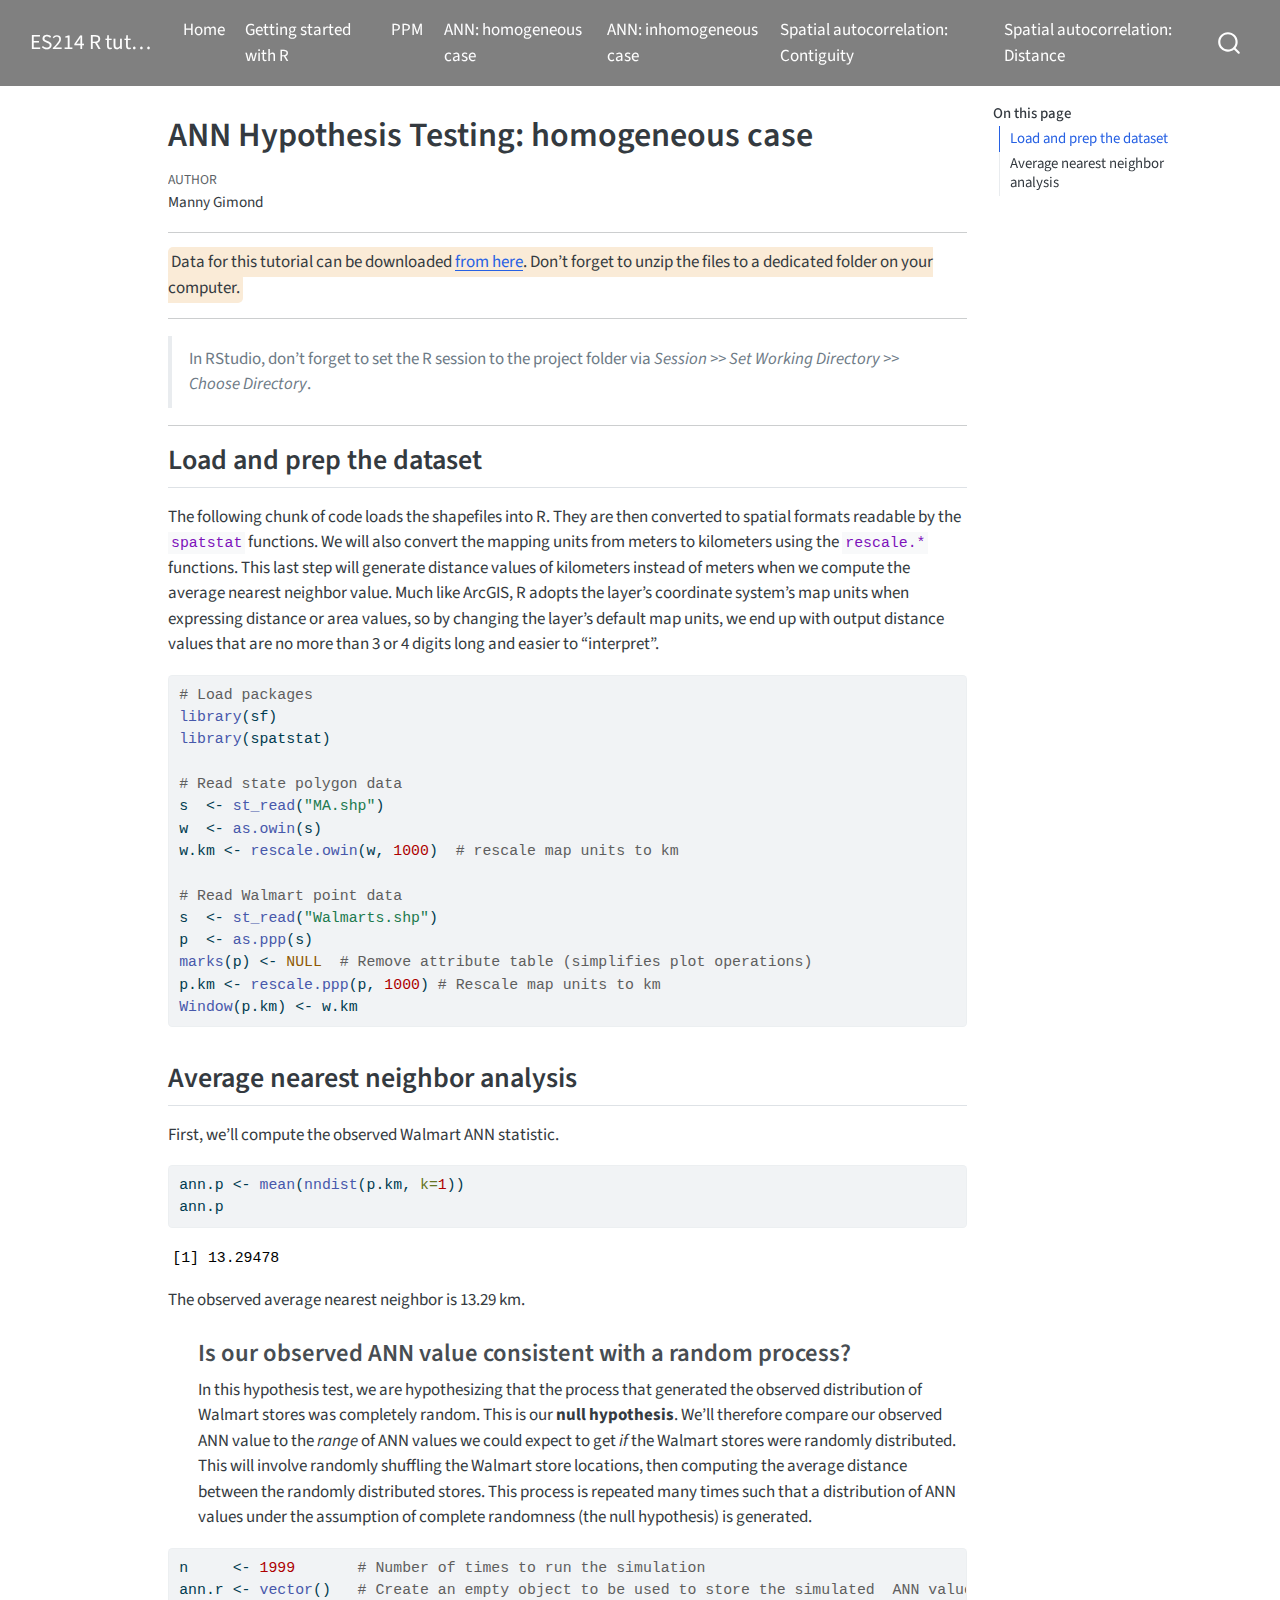
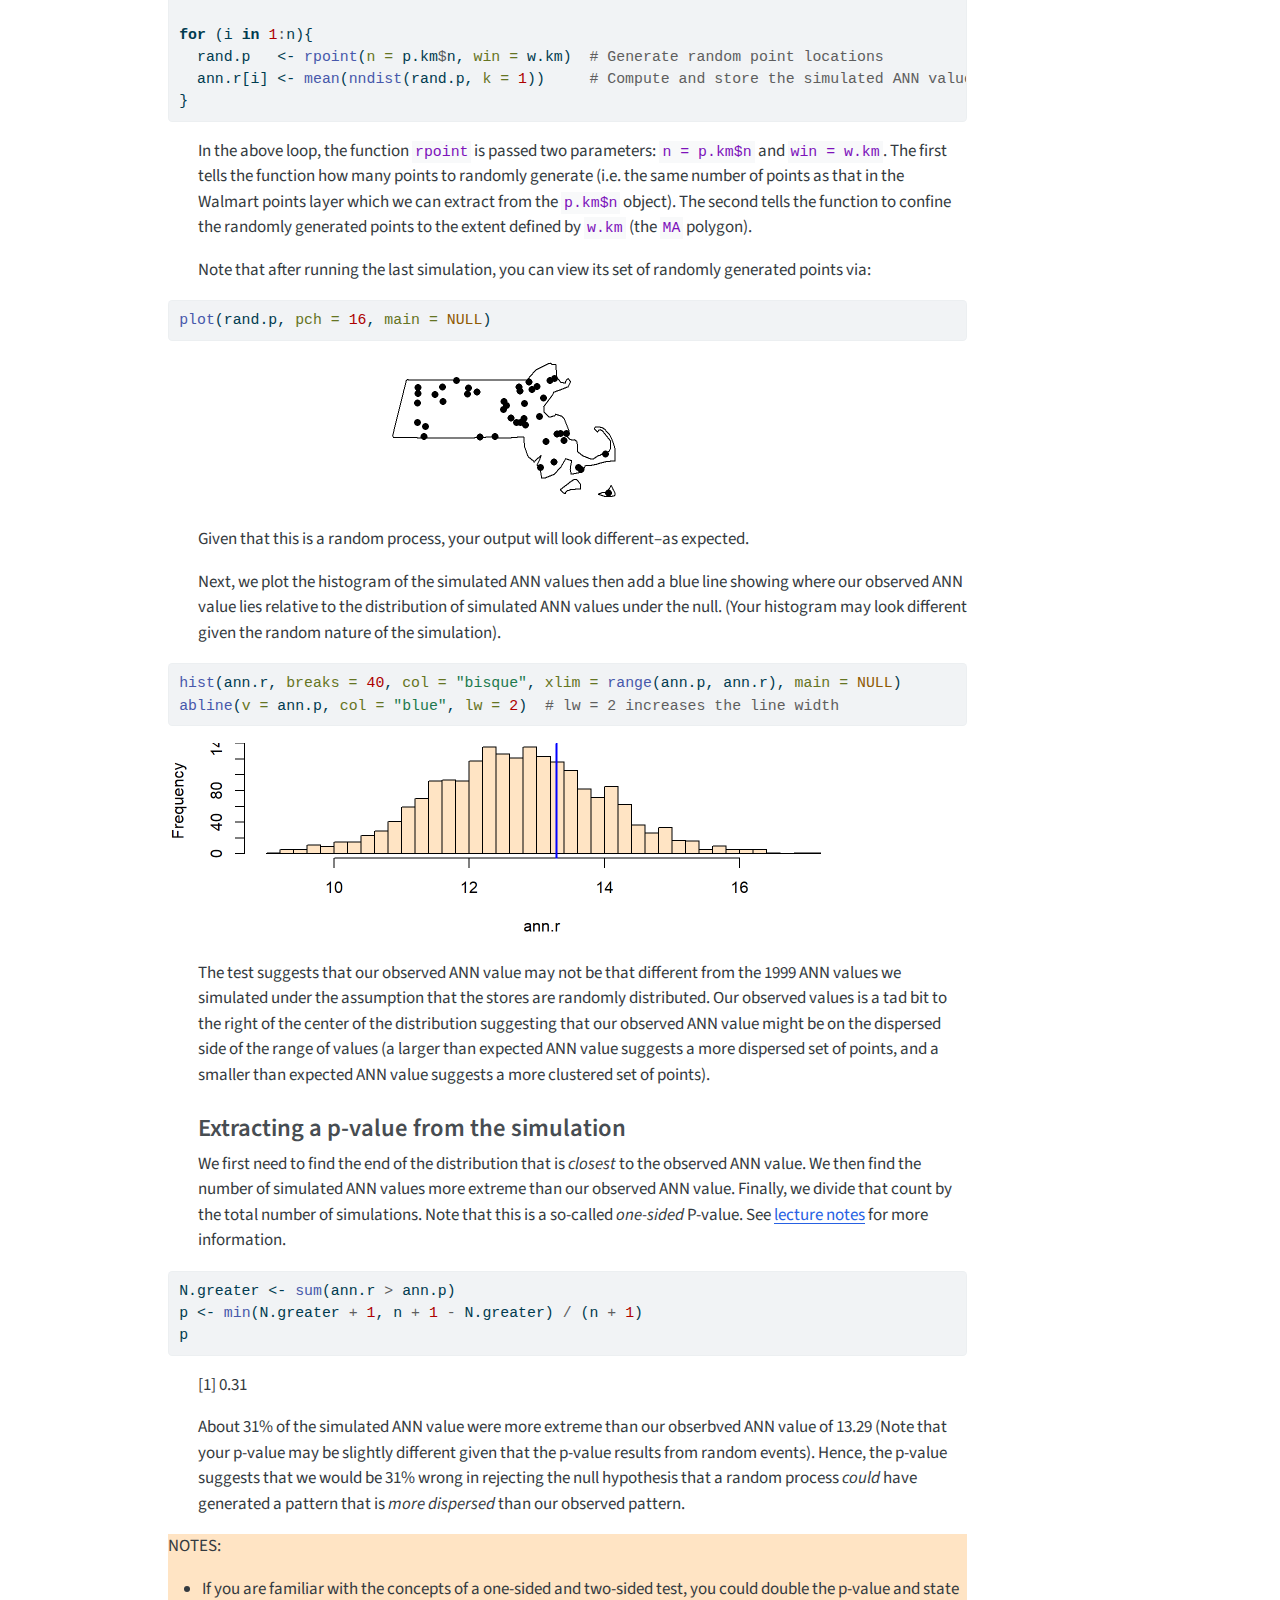
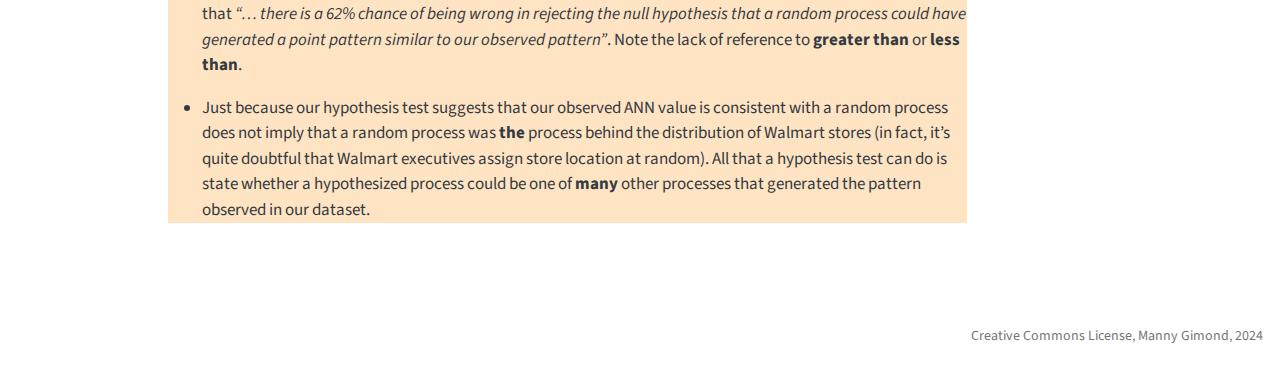
<file: docs/Homogenous_ANN/Homogenous_ANN.html>
<!DOCTYPE html>
<html xmlns="http://www.w3.org/1999/xhtml" lang="en" xml:lang="en"><head>

<meta charset="utf-8">
<meta name="generator" content="quarto-1.5.57">

<meta name="viewport" content="width=device-width, initial-scale=1.0, user-scalable=yes">

<meta name="author" content="Manny Gimond">

<title>ANN Hypothesis Testing: homogeneous case – ES214 R tutorials</title>
<style>
code{white-space: pre-wrap;}
span.smallcaps{font-variant: small-caps;}
div.columns{display: flex; gap: min(4vw, 1.5em);}
div.column{flex: auto; overflow-x: auto;}
div.hanging-indent{margin-left: 1.5em; text-indent: -1.5em;}
ul.task-list{list-style: none;}
ul.task-list li input[type="checkbox"] {
  width: 0.8em;
  margin: 0 0.8em 0.2em -1em; /* quarto-specific, see https://github.com/quarto-dev/quarto-cli/issues/4556 */ 
  vertical-align: middle;
}
/* CSS for syntax highlighting */
pre > code.sourceCode { white-space: pre; position: relative; }
pre > code.sourceCode > span { line-height: 1.25; }
pre > code.sourceCode > span:empty { height: 1.2em; }
.sourceCode { overflow: visible; }
code.sourceCode > span { color: inherit; text-decoration: inherit; }
div.sourceCode { margin: 1em 0; }
pre.sourceCode { margin: 0; }
@media screen {
div.sourceCode { overflow: auto; }
}
@media print {
pre > code.sourceCode { white-space: pre-wrap; }
pre > code.sourceCode > span { display: inline-block; text-indent: -5em; padding-left: 5em; }
}
pre.numberSource code
  { counter-reset: source-line 0; }
pre.numberSource code > span
  { position: relative; left: -4em; counter-increment: source-line; }
pre.numberSource code > span > a:first-child::before
  { content: counter(source-line);
    position: relative; left: -1em; text-align: right; vertical-align: baseline;
    border: none; display: inline-block;
    -webkit-touch-callout: none; -webkit-user-select: none;
    -khtml-user-select: none; -moz-user-select: none;
    -ms-user-select: none; user-select: none;
    padding: 0 4px; width: 4em;
  }
pre.numberSource { margin-left: 3em;  padding-left: 4px; }
div.sourceCode
  {   }
@media screen {
pre > code.sourceCode > span > a:first-child::before { text-decoration: underline; }
}
</style>


<script src="../site_libs/quarto-nav/quarto-nav.js"></script>
<script src="../site_libs/quarto-nav/headroom.min.js"></script>
<script src="../site_libs/clipboard/clipboard.min.js"></script>
<script src="../site_libs/quarto-search/autocomplete.umd.js"></script>
<script src="../site_libs/quarto-search/fuse.min.js"></script>
<script src="../site_libs/quarto-search/quarto-search.js"></script>
<meta name="quarto:offset" content="../">
<script src="../site_libs/quarto-html/quarto.js"></script>
<script src="../site_libs/quarto-html/popper.min.js"></script>
<script src="../site_libs/quarto-html/tippy.umd.min.js"></script>
<script src="../site_libs/quarto-html/anchor.min.js"></script>
<link href="../site_libs/quarto-html/tippy.css" rel="stylesheet">
<link href="../site_libs/quarto-html/quarto-syntax-highlighting.css" rel="stylesheet" id="quarto-text-highlighting-styles">
<script src="../site_libs/bootstrap/bootstrap.min.js"></script>
<link href="../site_libs/bootstrap/bootstrap-icons.css" rel="stylesheet">
<link href="../site_libs/bootstrap/bootstrap.min.css" rel="stylesheet" id="quarto-bootstrap" data-mode="light">
<script id="quarto-search-options" type="application/json">{
  "location": "navbar",
  "copy-button": false,
  "collapse-after": 3,
  "panel-placement": "end",
  "type": "overlay",
  "limit": 50,
  "keyboard-shortcut": [
    "f",
    "/",
    "s"
  ],
  "show-item-context": false,
  "language": {
    "search-no-results-text": "No results",
    "search-matching-documents-text": "matching documents",
    "search-copy-link-title": "Copy link to search",
    "search-hide-matches-text": "Hide additional matches",
    "search-more-match-text": "more match in this document",
    "search-more-matches-text": "more matches in this document",
    "search-clear-button-title": "Clear",
    "search-text-placeholder": "",
    "search-detached-cancel-button-title": "Cancel",
    "search-submit-button-title": "Submit",
    "search-label": "Search"
  }
}</script>


<link rel="stylesheet" href="../styles.css">
</head>

<body class="nav-fixed">

<div id="quarto-search-results"></div>
  <header id="quarto-header" class="headroom fixed-top">
    <nav class="navbar navbar-expand-lg " data-bs-theme="dark">
      <div class="navbar-container container-fluid">
      <div class="navbar-brand-container mx-auto">
    <a class="navbar-brand" href="../index.html">
    <span class="navbar-title">ES214 R tutorials</span>
    </a>
  </div>
            <div id="quarto-search" class="" title="Search"></div>
          <button class="navbar-toggler" type="button" data-bs-toggle="collapse" data-bs-target="#navbarCollapse" aria-controls="navbarCollapse" role="menu" aria-expanded="false" aria-label="Toggle navigation" onclick="if (window.quartoToggleHeadroom) { window.quartoToggleHeadroom(); }">
  <span class="navbar-toggler-icon"></span>
</button>
          <div class="collapse navbar-collapse" id="navbarCollapse">
            <ul class="navbar-nav navbar-nav-scroll me-auto">
  <li class="nav-item">
    <a class="nav-link" href="../index.html"> 
<span class="menu-text">Home</span></a>
  </li>  
  <li class="nav-item">
    <a class="nav-link" href="../Getting_started_with_R/Getting_started_with_R.html"> 
<span class="menu-text">Getting started with R</span></a>
  </li>  
  <li class="nav-item">
    <a class="nav-link" href="../PPM/PPM_analysis.html"> 
<span class="menu-text">PPM</span></a>
  </li>  
  <li class="nav-item">
    <a class="nav-link active" href="../Homogenous_ANN/Homogenous_ANN.html" aria-current="page"> 
<span class="menu-text">ANN: homogeneous case</span></a>
  </li>  
  <li class="nav-item">
    <a class="nav-link" href="../Inhomogenous_ANN/Inhomogenous_ANN.html"> 
<span class="menu-text">ANN: inhomogeneous case</span></a>
  </li>  
  <li class="nav-item">
    <a class="nav-link" href="../moranI/Mapping_and_Morans.html"> 
<span class="menu-text">Spatial autocorrelation: Contiguity</span></a>
  </li>  
  <li class="nav-item">
    <a class="nav-link" href="../moranI_distance/MoranI_distance_band.html"> 
<span class="menu-text">Spatial autocorrelation: Distance</span></a>
  </li>  
</ul>
          </div> <!-- /navcollapse -->
            <div class="quarto-navbar-tools">
</div>
      </div> <!-- /container-fluid -->
    </nav>
</header>
<!-- content -->
<div id="quarto-content" class="quarto-container page-columns page-rows-contents page-layout-article page-navbar">
<!-- sidebar -->
<!-- margin-sidebar -->
    <div id="quarto-margin-sidebar" class="sidebar margin-sidebar">
        <nav id="TOC" role="doc-toc" class="toc-active">
    <h2 id="toc-title">On this page</h2>
   
  <ul>
  <li><a href="#load-and-prep-the-dataset" id="toc-load-and-prep-the-dataset" class="nav-link active" data-scroll-target="#load-and-prep-the-dataset">Load and prep the dataset</a></li>
  <li><a href="#average-nearest-neighbor-analysis" id="toc-average-nearest-neighbor-analysis" class="nav-link" data-scroll-target="#average-nearest-neighbor-analysis">Average nearest neighbor analysis</a>
  <ul class="collapse">
  <li><a href="#is-our-observed-ann-value-consistent-with-a-random-process" id="toc-is-our-observed-ann-value-consistent-with-a-random-process" class="nav-link" data-scroll-target="#is-our-observed-ann-value-consistent-with-a-random-process">Is our observed ANN value consistent with a random process?</a></li>
  <li><a href="#extracting-a-p-value-from-the-simulation" id="toc-extracting-a-p-value-from-the-simulation" class="nav-link" data-scroll-target="#extracting-a-p-value-from-the-simulation">Extracting a p-value from the simulation</a></li>
  </ul></li>
  </ul>
</nav>
    </div>
<!-- main -->
<main class="content" id="quarto-document-content">

<header id="title-block-header" class="quarto-title-block default">
<div class="quarto-title">
<h1 class="title">ANN Hypothesis Testing: homogeneous case</h1>
</div>



<div class="quarto-title-meta">

    <div>
    <div class="quarto-title-meta-heading">Author</div>
    <div class="quarto-title-meta-contents">
             <p>Manny Gimond </p>
          </div>
  </div>
    
  
    
  </div>
  


</header>


<hr>
<p><span class="block1">Data for this tutorial can be downloaded <a href="./walmarts.zip">from here</a>. Don’t forget to unzip the files to a dedicated folder on your computer.</span></p>
<hr>
<blockquote class="blockquote">
<p>In RStudio, don’t forget to set the R session to the project folder via <em>Session &gt;&gt; Set Working Directory &gt;&gt; Choose Directory</em>.</p>
</blockquote>
<hr>
<section id="load-and-prep-the-dataset" class="level2">
<h2 class="anchored" data-anchor-id="load-and-prep-the-dataset">Load and prep the dataset</h2>
<p>The following chunk of code loads the shapefiles into R. They are then converted to spatial formats readable by the <code>spatstat</code> functions. We will also convert the mapping units from meters to kilometers using the <code>rescale.*</code> functions. This last step will generate distance values of kilometers instead of meters when we compute the average nearest neighbor value. Much like ArcGIS, R adopts the layer’s coordinate system’s map units when expressing distance or area values, so by changing the layer’s default map units, we end up with output distance values that are no more than 3 or 4 digits long and easier to “interpret”.</p>
<div class="cell">
<div class="sourceCode cell-code" id="cb1"><pre class="sourceCode r code-with-copy"><code class="sourceCode r"><span id="cb1-1"><a href="#cb1-1" aria-hidden="true" tabindex="-1"></a><span class="co"># Load packages</span></span>
<span id="cb1-2"><a href="#cb1-2" aria-hidden="true" tabindex="-1"></a><span class="fu">library</span>(sf)</span>
<span id="cb1-3"><a href="#cb1-3" aria-hidden="true" tabindex="-1"></a><span class="fu">library</span>(spatstat)</span>
<span id="cb1-4"><a href="#cb1-4" aria-hidden="true" tabindex="-1"></a></span>
<span id="cb1-5"><a href="#cb1-5" aria-hidden="true" tabindex="-1"></a><span class="co"># Read state polygon data</span></span>
<span id="cb1-6"><a href="#cb1-6" aria-hidden="true" tabindex="-1"></a>s  <span class="ot">&lt;-</span> <span class="fu">st_read</span>(<span class="st">"MA.shp"</span>)</span>
<span id="cb1-7"><a href="#cb1-7" aria-hidden="true" tabindex="-1"></a>w  <span class="ot">&lt;-</span> <span class="fu">as.owin</span>(s)</span>
<span id="cb1-8"><a href="#cb1-8" aria-hidden="true" tabindex="-1"></a>w.km <span class="ot">&lt;-</span> <span class="fu">rescale.owin</span>(w, <span class="dv">1000</span>)  <span class="co"># rescale map units to km</span></span>
<span id="cb1-9"><a href="#cb1-9" aria-hidden="true" tabindex="-1"></a></span>
<span id="cb1-10"><a href="#cb1-10" aria-hidden="true" tabindex="-1"></a><span class="co"># Read Walmart point data</span></span>
<span id="cb1-11"><a href="#cb1-11" aria-hidden="true" tabindex="-1"></a>s  <span class="ot">&lt;-</span> <span class="fu">st_read</span>(<span class="st">"Walmarts.shp"</span>)</span>
<span id="cb1-12"><a href="#cb1-12" aria-hidden="true" tabindex="-1"></a>p  <span class="ot">&lt;-</span> <span class="fu">as.ppp</span>(s)</span>
<span id="cb1-13"><a href="#cb1-13" aria-hidden="true" tabindex="-1"></a><span class="fu">marks</span>(p) <span class="ot">&lt;-</span> <span class="cn">NULL</span>  <span class="co"># Remove attribute table (simplifies plot operations)</span></span>
<span id="cb1-14"><a href="#cb1-14" aria-hidden="true" tabindex="-1"></a>p.km <span class="ot">&lt;-</span> <span class="fu">rescale.ppp</span>(p, <span class="dv">1000</span>) <span class="co"># Rescale map units to km</span></span>
<span id="cb1-15"><a href="#cb1-15" aria-hidden="true" tabindex="-1"></a><span class="fu">Window</span>(p.km) <span class="ot">&lt;-</span> w.km      </span></code><button title="Copy to Clipboard" class="code-copy-button"><i class="bi"></i></button></pre></div>
</div>
</section>
<section id="average-nearest-neighbor-analysis" class="level2">
<h2 class="anchored" data-anchor-id="average-nearest-neighbor-analysis">Average nearest neighbor analysis</h2>
<p>First, we’ll compute the observed Walmart ANN statistic.</p>
<div class="cell">
<div class="sourceCode cell-code" id="cb2"><pre class="sourceCode r code-with-copy"><code class="sourceCode r"><span id="cb2-1"><a href="#cb2-1" aria-hidden="true" tabindex="-1"></a>ann.p <span class="ot">&lt;-</span> <span class="fu">mean</span>(<span class="fu">nndist</span>(p.km, <span class="at">k=</span><span class="dv">1</span>))</span>
<span id="cb2-2"><a href="#cb2-2" aria-hidden="true" tabindex="-1"></a>ann.p</span></code><button title="Copy to Clipboard" class="code-copy-button"><i class="bi"></i></button></pre></div>
<div class="cell-output cell-output-stdout">
<pre><code>[1] 13.29478</code></pre>
</div>
</div>
<p>The observed average nearest neighbor is 13.29 km.</p>
<section id="is-our-observed-ann-value-consistent-with-a-random-process" class="level3">
<h3 class="anchored" data-anchor-id="is-our-observed-ann-value-consistent-with-a-random-process">Is our observed ANN value consistent with a random process?</h3>
<p>In this hypothesis test, we are hypothesizing that the process that generated the observed distribution of Walmart stores was completely random. This is our <strong>null hypothesis</strong>. We’ll therefore compare our observed ANN value to the <em>range</em> of ANN values we could expect to get <em>if</em> the Walmart stores were randomly distributed. This will involve randomly shuffling the Walmart store locations, then computing the average distance between the randomly distributed stores. This process is repeated many times such that a distribution of ANN values under the assumption of complete randomness (the null hypothesis) is generated.</p>
<div class="cell">
<div class="sourceCode cell-code" id="cb4"><pre class="sourceCode r code-with-copy"><code class="sourceCode r"><span id="cb4-1"><a href="#cb4-1" aria-hidden="true" tabindex="-1"></a>n     <span class="ot">&lt;-</span> <span class="dv">1999</span>       <span class="co"># Number of times to run the simulation</span></span>
<span id="cb4-2"><a href="#cb4-2" aria-hidden="true" tabindex="-1"></a>ann.r <span class="ot">&lt;-</span> <span class="fu">vector</span>()   <span class="co"># Create an empty object to be used to store the simulated  ANN values</span></span>
<span id="cb4-3"><a href="#cb4-3" aria-hidden="true" tabindex="-1"></a></span>
<span id="cb4-4"><a href="#cb4-4" aria-hidden="true" tabindex="-1"></a><span class="cf">for</span> (i <span class="cf">in</span> <span class="dv">1</span><span class="sc">:</span>n){</span>
<span id="cb4-5"><a href="#cb4-5" aria-hidden="true" tabindex="-1"></a>  rand.p   <span class="ot">&lt;-</span> <span class="fu">rpoint</span>(<span class="at">n =</span> p.km<span class="sc">$</span>n, <span class="at">win =</span> w.km)  <span class="co"># Generate random point locations</span></span>
<span id="cb4-6"><a href="#cb4-6" aria-hidden="true" tabindex="-1"></a>  ann.r[i] <span class="ot">&lt;-</span> <span class="fu">mean</span>(<span class="fu">nndist</span>(rand.p, <span class="at">k =</span> <span class="dv">1</span>))     <span class="co"># Compute and store the simulated ANN value</span></span>
<span id="cb4-7"><a href="#cb4-7" aria-hidden="true" tabindex="-1"></a>}</span></code><button title="Copy to Clipboard" class="code-copy-button"><i class="bi"></i></button></pre></div>
</div>
<p>In the above loop, the function <code>rpoint</code> is passed two parameters: <code>n = p.km$n</code> and <code>win = w.km</code>. The first tells the function how many points to randomly generate (i.e.&nbsp;the same number of points as that in the Walmart points layer which we can extract from the <code>p.km$n</code> object). The second tells the function to confine the randomly generated points to the extent defined by <code>w.km</code> (the <code>MA</code> polygon).</p>
<p>Note that after running the last simulation, you can view its set of randomly generated points via:</p>
<div class="cell">
<div class="sourceCode cell-code" id="cb5"><pre class="sourceCode r code-with-copy"><code class="sourceCode r"><span id="cb5-1"><a href="#cb5-1" aria-hidden="true" tabindex="-1"></a><span class="fu">plot</span>(rand.p, <span class="at">pch =</span> <span class="dv">16</span>, <span class="at">main =</span> <span class="cn">NULL</span>)</span></code><button title="Copy to Clipboard" class="code-copy-button"><i class="bi"></i></button></pre></div>
<div class="cell-output-display">
<div>
<figure class="figure">
<p><img src="Homogenous_ANN_files/figure-html/unnamed-chunk-4-1.png" class="img-fluid figure-img" width="672"></p>
</figure>
</div>
</div>
</div>
<p>Given that this is a random process, your output will look different–as expected.</p>
<p>Next, we plot the histogram of the simulated ANN values then add a blue line showing where our observed ANN value lies relative to the distribution of simulated ANN values under the null. (Your histogram may look different given the random nature of the simulation).</p>
<div class="cell">
<div class="sourceCode cell-code" id="cb6"><pre class="sourceCode r code-with-copy"><code class="sourceCode r"><span id="cb6-1"><a href="#cb6-1" aria-hidden="true" tabindex="-1"></a><span class="fu">hist</span>(ann.r, <span class="at">breaks =</span> <span class="dv">40</span>, <span class="at">col =</span> <span class="st">"bisque"</span>, <span class="at">xlim =</span> <span class="fu">range</span>(ann.p, ann.r), <span class="at">main =</span> <span class="cn">NULL</span>)</span>
<span id="cb6-2"><a href="#cb6-2" aria-hidden="true" tabindex="-1"></a><span class="fu">abline</span>(<span class="at">v =</span> ann.p, <span class="at">col =</span> <span class="st">"blue"</span>, <span class="at">lw =</span> <span class="dv">2</span>)  <span class="co"># lw = 2 increases the line width</span></span></code><button title="Copy to Clipboard" class="code-copy-button"><i class="bi"></i></button></pre></div>
<div class="cell-output-display">
<div>
<figure class="figure">
<p><img src="Homogenous_ANN_files/figure-html/unnamed-chunk-5-1.png" class="img-fluid figure-img" width="672"></p>
</figure>
</div>
</div>
</div>
<p>The test suggests that our observed ANN value may not be that different from the 1999 ANN values we simulated under the assumption that the stores are randomly distributed. Our observed values is a tad bit to the right of the center of the distribution suggesting that our observed ANN value might be on the dispersed side of the range of values (a larger than expected ANN value suggests a more dispersed set of points, and a smaller than expected ANN value suggests a more clustered set of points).</p>
</section>
<section id="extracting-a-p-value-from-the-simulation" class="level3">
<h3 class="anchored" data-anchor-id="extracting-a-p-value-from-the-simulation">Extracting a p-value from the simulation</h3>
<p>We first need to find the end of the distribution that is <em>closest</em> to the observed ANN value. We then find the number of simulated ANN values more extreme than our observed ANN value. Finally, we divide that count by the total number of simulations. Note that this is a so-called <em>one-sided</em> P-value. See <a href="https://mgimond.github.io/Spatial/hypothesis-testing.html#a-better-approach-a-monte-carlo-test">lecture notes</a> for more information.</p>
<div class="sourceCode cell-code" id="cb7"><pre class="sourceCode r code-with-copy"><code class="sourceCode r"><span id="cb7-1"><a href="#cb7-1" aria-hidden="true" tabindex="-1"></a>N.greater <span class="ot">&lt;-</span> <span class="fu">sum</span>(ann.r <span class="sc">&gt;</span> ann.p)</span>
<span id="cb7-2"><a href="#cb7-2" aria-hidden="true" tabindex="-1"></a>p <span class="ot">&lt;-</span> <span class="fu">min</span>(N.greater <span class="sc">+</span> <span class="dv">1</span>, n <span class="sc">+</span> <span class="dv">1</span> <span class="sc">-</span> N.greater) <span class="sc">/</span> (n <span class="sc">+</span> <span class="dv">1</span>)</span>
<span id="cb7-3"><a href="#cb7-3" aria-hidden="true" tabindex="-1"></a>p</span></code><button title="Copy to Clipboard" class="code-copy-button"><i class="bi"></i></button></pre></div>
<p>[1] 0.31</p>
<p>About 31% of the simulated ANN value were more extreme than our obserbved ANN value of 13.29 (Note that your p-value may be slightly different given that the p-value results from random events). Hence, the p-value suggests that we would be 31% wrong in rejecting the null hypothesis that a random process <em>could</em> have generated a pattern that is <em>more dispersed</em> than our observed pattern.</p>
<div style="background:#FFE4C4;">
<p>NOTES:</p>
<ul>
<li><p>If you are familiar with the concepts of a one-sided and two-sided test, you could double the p-value and state that <em>“… there is a 62% chance of being wrong in rejecting the null hypothesis that a random process could have generated a point pattern similar to our observed pattern”</em>. Note the lack of reference to <strong>greater than</strong> or <strong>less than</strong>.</p></li>
<li><p>Just because our hypothesis test suggests that our observed ANN value is consistent with a random process does not imply that a random process was <strong>the</strong> process behind the distribution of Walmart stores (in fact, it’s quite doubtful that Walmart executives assign store location at random). All that a hypothesis test can do is state whether a hypothesized process could be one of <strong>many</strong> other processes that generated the pattern observed in our dataset.</p></li>
</ul>
</div>


</section>
</section>

</main> <!-- /main -->
<script id="quarto-html-after-body" type="application/javascript">
window.document.addEventListener("DOMContentLoaded", function (event) {
  const toggleBodyColorMode = (bsSheetEl) => {
    const mode = bsSheetEl.getAttribute("data-mode");
    const bodyEl = window.document.querySelector("body");
    if (mode === "dark") {
      bodyEl.classList.add("quarto-dark");
      bodyEl.classList.remove("quarto-light");
    } else {
      bodyEl.classList.add("quarto-light");
      bodyEl.classList.remove("quarto-dark");
    }
  }
  const toggleBodyColorPrimary = () => {
    const bsSheetEl = window.document.querySelector("link#quarto-bootstrap");
    if (bsSheetEl) {
      toggleBodyColorMode(bsSheetEl);
    }
  }
  toggleBodyColorPrimary();  
  const icon = "";
  const anchorJS = new window.AnchorJS();
  anchorJS.options = {
    placement: 'right',
    icon: icon
  };
  anchorJS.add('.anchored');
  const isCodeAnnotation = (el) => {
    for (const clz of el.classList) {
      if (clz.startsWith('code-annotation-')) {                     
        return true;
      }
    }
    return false;
  }
  const onCopySuccess = function(e) {
    // button target
    const button = e.trigger;
    // don't keep focus
    button.blur();
    // flash "checked"
    button.classList.add('code-copy-button-checked');
    var currentTitle = button.getAttribute("title");
    button.setAttribute("title", "Copied!");
    let tooltip;
    if (window.bootstrap) {
      button.setAttribute("data-bs-toggle", "tooltip");
      button.setAttribute("data-bs-placement", "left");
      button.setAttribute("data-bs-title", "Copied!");
      tooltip = new bootstrap.Tooltip(button, 
        { trigger: "manual", 
          customClass: "code-copy-button-tooltip",
          offset: [0, -8]});
      tooltip.show();    
    }
    setTimeout(function() {
      if (tooltip) {
        tooltip.hide();
        button.removeAttribute("data-bs-title");
        button.removeAttribute("data-bs-toggle");
        button.removeAttribute("data-bs-placement");
      }
      button.setAttribute("title", currentTitle);
      button.classList.remove('code-copy-button-checked');
    }, 1000);
    // clear code selection
    e.clearSelection();
  }
  const getTextToCopy = function(trigger) {
      const codeEl = trigger.previousElementSibling.cloneNode(true);
      for (const childEl of codeEl.children) {
        if (isCodeAnnotation(childEl)) {
          childEl.remove();
        }
      }
      return codeEl.innerText;
  }
  const clipboard = new window.ClipboardJS('.code-copy-button:not([data-in-quarto-modal])', {
    text: getTextToCopy
  });
  clipboard.on('success', onCopySuccess);
  if (window.document.getElementById('quarto-embedded-source-code-modal')) {
    // For code content inside modals, clipBoardJS needs to be initialized with a container option
    // TODO: Check when it could be a function (https://github.com/zenorocha/clipboard.js/issues/860)
    const clipboardModal = new window.ClipboardJS('.code-copy-button[data-in-quarto-modal]', {
      text: getTextToCopy,
      container: window.document.getElementById('quarto-embedded-source-code-modal')
    });
    clipboardModal.on('success', onCopySuccess);
  }
    var localhostRegex = new RegExp(/^(?:http|https):\/\/localhost\:?[0-9]*\//);
    var mailtoRegex = new RegExp(/^mailto:/);
      var filterRegex = new RegExp('/' + window.location.host + '/');
    var isInternal = (href) => {
        return filterRegex.test(href) || localhostRegex.test(href) || mailtoRegex.test(href);
    }
    // Inspect non-navigation links and adorn them if external
 	var links = window.document.querySelectorAll('a[href]:not(.nav-link):not(.navbar-brand):not(.toc-action):not(.sidebar-link):not(.sidebar-item-toggle):not(.pagination-link):not(.no-external):not([aria-hidden]):not(.dropdown-item):not(.quarto-navigation-tool):not(.about-link)');
    for (var i=0; i<links.length; i++) {
      const link = links[i];
      if (!isInternal(link.href)) {
        // undo the damage that might have been done by quarto-nav.js in the case of
        // links that we want to consider external
        if (link.dataset.originalHref !== undefined) {
          link.href = link.dataset.originalHref;
        }
      }
    }
  function tippyHover(el, contentFn, onTriggerFn, onUntriggerFn) {
    const config = {
      allowHTML: true,
      maxWidth: 500,
      delay: 100,
      arrow: false,
      appendTo: function(el) {
          return el.parentElement;
      },
      interactive: true,
      interactiveBorder: 10,
      theme: 'quarto',
      placement: 'bottom-start',
    };
    if (contentFn) {
      config.content = contentFn;
    }
    if (onTriggerFn) {
      config.onTrigger = onTriggerFn;
    }
    if (onUntriggerFn) {
      config.onUntrigger = onUntriggerFn;
    }
    window.tippy(el, config); 
  }
  const noterefs = window.document.querySelectorAll('a[role="doc-noteref"]');
  for (var i=0; i<noterefs.length; i++) {
    const ref = noterefs[i];
    tippyHover(ref, function() {
      // use id or data attribute instead here
      let href = ref.getAttribute('data-footnote-href') || ref.getAttribute('href');
      try { href = new URL(href).hash; } catch {}
      const id = href.replace(/^#\/?/, "");
      const note = window.document.getElementById(id);
      if (note) {
        return note.innerHTML;
      } else {
        return "";
      }
    });
  }
  const xrefs = window.document.querySelectorAll('a.quarto-xref');
  const processXRef = (id, note) => {
    // Strip column container classes
    const stripColumnClz = (el) => {
      el.classList.remove("page-full", "page-columns");
      if (el.children) {
        for (const child of el.children) {
          stripColumnClz(child);
        }
      }
    }
    stripColumnClz(note)
    if (id === null || id.startsWith('sec-')) {
      // Special case sections, only their first couple elements
      const container = document.createElement("div");
      if (note.children && note.children.length > 2) {
        container.appendChild(note.children[0].cloneNode(true));
        for (let i = 1; i < note.children.length; i++) {
          const child = note.children[i];
          if (child.tagName === "P" && child.innerText === "") {
            continue;
          } else {
            container.appendChild(child.cloneNode(true));
            break;
          }
        }
        if (window.Quarto?.typesetMath) {
          window.Quarto.typesetMath(container);
        }
        return container.innerHTML
      } else {
        if (window.Quarto?.typesetMath) {
          window.Quarto.typesetMath(note);
        }
        return note.innerHTML;
      }
    } else {
      // Remove any anchor links if they are present
      const anchorLink = note.querySelector('a.anchorjs-link');
      if (anchorLink) {
        anchorLink.remove();
      }
      if (window.Quarto?.typesetMath) {
        window.Quarto.typesetMath(note);
      }
      // TODO in 1.5, we should make sure this works without a callout special case
      if (note.classList.contains("callout")) {
        return note.outerHTML;
      } else {
        return note.innerHTML;
      }
    }
  }
  for (var i=0; i<xrefs.length; i++) {
    const xref = xrefs[i];
    tippyHover(xref, undefined, function(instance) {
      instance.disable();
      let url = xref.getAttribute('href');
      let hash = undefined; 
      if (url.startsWith('#')) {
        hash = url;
      } else {
        try { hash = new URL(url).hash; } catch {}
      }
      if (hash) {
        const id = hash.replace(/^#\/?/, "");
        const note = window.document.getElementById(id);
        if (note !== null) {
          try {
            const html = processXRef(id, note.cloneNode(true));
            instance.setContent(html);
          } finally {
            instance.enable();
            instance.show();
          }
        } else {
          // See if we can fetch this
          fetch(url.split('#')[0])
          .then(res => res.text())
          .then(html => {
            const parser = new DOMParser();
            const htmlDoc = parser.parseFromString(html, "text/html");
            const note = htmlDoc.getElementById(id);
            if (note !== null) {
              const html = processXRef(id, note);
              instance.setContent(html);
            } 
          }).finally(() => {
            instance.enable();
            instance.show();
          });
        }
      } else {
        // See if we can fetch a full url (with no hash to target)
        // This is a special case and we should probably do some content thinning / targeting
        fetch(url)
        .then(res => res.text())
        .then(html => {
          const parser = new DOMParser();
          const htmlDoc = parser.parseFromString(html, "text/html");
          const note = htmlDoc.querySelector('main.content');
          if (note !== null) {
            // This should only happen for chapter cross references
            // (since there is no id in the URL)
            // remove the first header
            if (note.children.length > 0 && note.children[0].tagName === "HEADER") {
              note.children[0].remove();
            }
            const html = processXRef(null, note);
            instance.setContent(html);
          } 
        }).finally(() => {
          instance.enable();
          instance.show();
        });
      }
    }, function(instance) {
    });
  }
      let selectedAnnoteEl;
      const selectorForAnnotation = ( cell, annotation) => {
        let cellAttr = 'data-code-cell="' + cell + '"';
        let lineAttr = 'data-code-annotation="' +  annotation + '"';
        const selector = 'span[' + cellAttr + '][' + lineAttr + ']';
        return selector;
      }
      const selectCodeLines = (annoteEl) => {
        const doc = window.document;
        const targetCell = annoteEl.getAttribute("data-target-cell");
        const targetAnnotation = annoteEl.getAttribute("data-target-annotation");
        const annoteSpan = window.document.querySelector(selectorForAnnotation(targetCell, targetAnnotation));
        const lines = annoteSpan.getAttribute("data-code-lines").split(",");
        const lineIds = lines.map((line) => {
          return targetCell + "-" + line;
        })
        let top = null;
        let height = null;
        let parent = null;
        if (lineIds.length > 0) {
            //compute the position of the single el (top and bottom and make a div)
            const el = window.document.getElementById(lineIds[0]);
            top = el.offsetTop;
            height = el.offsetHeight;
            parent = el.parentElement.parentElement;
          if (lineIds.length > 1) {
            const lastEl = window.document.getElementById(lineIds[lineIds.length - 1]);
            const bottom = lastEl.offsetTop + lastEl.offsetHeight;
            height = bottom - top;
          }
          if (top !== null && height !== null && parent !== null) {
            // cook up a div (if necessary) and position it 
            let div = window.document.getElementById("code-annotation-line-highlight");
            if (div === null) {
              div = window.document.createElement("div");
              div.setAttribute("id", "code-annotation-line-highlight");
              div.style.position = 'absolute';
              parent.appendChild(div);
            }
            div.style.top = top - 2 + "px";
            div.style.height = height + 4 + "px";
            div.style.left = 0;
            let gutterDiv = window.document.getElementById("code-annotation-line-highlight-gutter");
            if (gutterDiv === null) {
              gutterDiv = window.document.createElement("div");
              gutterDiv.setAttribute("id", "code-annotation-line-highlight-gutter");
              gutterDiv.style.position = 'absolute';
              const codeCell = window.document.getElementById(targetCell);
              const gutter = codeCell.querySelector('.code-annotation-gutter');
              gutter.appendChild(gutterDiv);
            }
            gutterDiv.style.top = top - 2 + "px";
            gutterDiv.style.height = height + 4 + "px";
          }
          selectedAnnoteEl = annoteEl;
        }
      };
      const unselectCodeLines = () => {
        const elementsIds = ["code-annotation-line-highlight", "code-annotation-line-highlight-gutter"];
        elementsIds.forEach((elId) => {
          const div = window.document.getElementById(elId);
          if (div) {
            div.remove();
          }
        });
        selectedAnnoteEl = undefined;
      };
        // Handle positioning of the toggle
    window.addEventListener(
      "resize",
      throttle(() => {
        elRect = undefined;
        if (selectedAnnoteEl) {
          selectCodeLines(selectedAnnoteEl);
        }
      }, 10)
    );
    function throttle(fn, ms) {
    let throttle = false;
    let timer;
      return (...args) => {
        if(!throttle) { // first call gets through
            fn.apply(this, args);
            throttle = true;
        } else { // all the others get throttled
            if(timer) clearTimeout(timer); // cancel #2
            timer = setTimeout(() => {
              fn.apply(this, args);
              timer = throttle = false;
            }, ms);
        }
      };
    }
      // Attach click handler to the DT
      const annoteDls = window.document.querySelectorAll('dt[data-target-cell]');
      for (const annoteDlNode of annoteDls) {
        annoteDlNode.addEventListener('click', (event) => {
          const clickedEl = event.target;
          if (clickedEl !== selectedAnnoteEl) {
            unselectCodeLines();
            const activeEl = window.document.querySelector('dt[data-target-cell].code-annotation-active');
            if (activeEl) {
              activeEl.classList.remove('code-annotation-active');
            }
            selectCodeLines(clickedEl);
            clickedEl.classList.add('code-annotation-active');
          } else {
            // Unselect the line
            unselectCodeLines();
            clickedEl.classList.remove('code-annotation-active');
          }
        });
      }
  const findCites = (el) => {
    const parentEl = el.parentElement;
    if (parentEl) {
      const cites = parentEl.dataset.cites;
      if (cites) {
        return {
          el,
          cites: cites.split(' ')
        };
      } else {
        return findCites(el.parentElement)
      }
    } else {
      return undefined;
    }
  };
  var bibliorefs = window.document.querySelectorAll('a[role="doc-biblioref"]');
  for (var i=0; i<bibliorefs.length; i++) {
    const ref = bibliorefs[i];
    const citeInfo = findCites(ref);
    if (citeInfo) {
      tippyHover(citeInfo.el, function() {
        var popup = window.document.createElement('div');
        citeInfo.cites.forEach(function(cite) {
          var citeDiv = window.document.createElement('div');
          citeDiv.classList.add('hanging-indent');
          citeDiv.classList.add('csl-entry');
          var biblioDiv = window.document.getElementById('ref-' + cite);
          if (biblioDiv) {
            citeDiv.innerHTML = biblioDiv.innerHTML;
          }
          popup.appendChild(citeDiv);
        });
        return popup.innerHTML;
      });
    }
  }
});
</script>
</div> <!-- /content -->
<footer class="footer">
  <div class="nav-footer">
    <div class="nav-footer-left">
      &nbsp;
    </div>   
    <div class="nav-footer-center">
      &nbsp;
    </div>
    <div class="nav-footer-right">
<p>Creative Commons License, Manny Gimond, 2024</p>
</div>
  </div>
</footer>




</body></html>
</file>
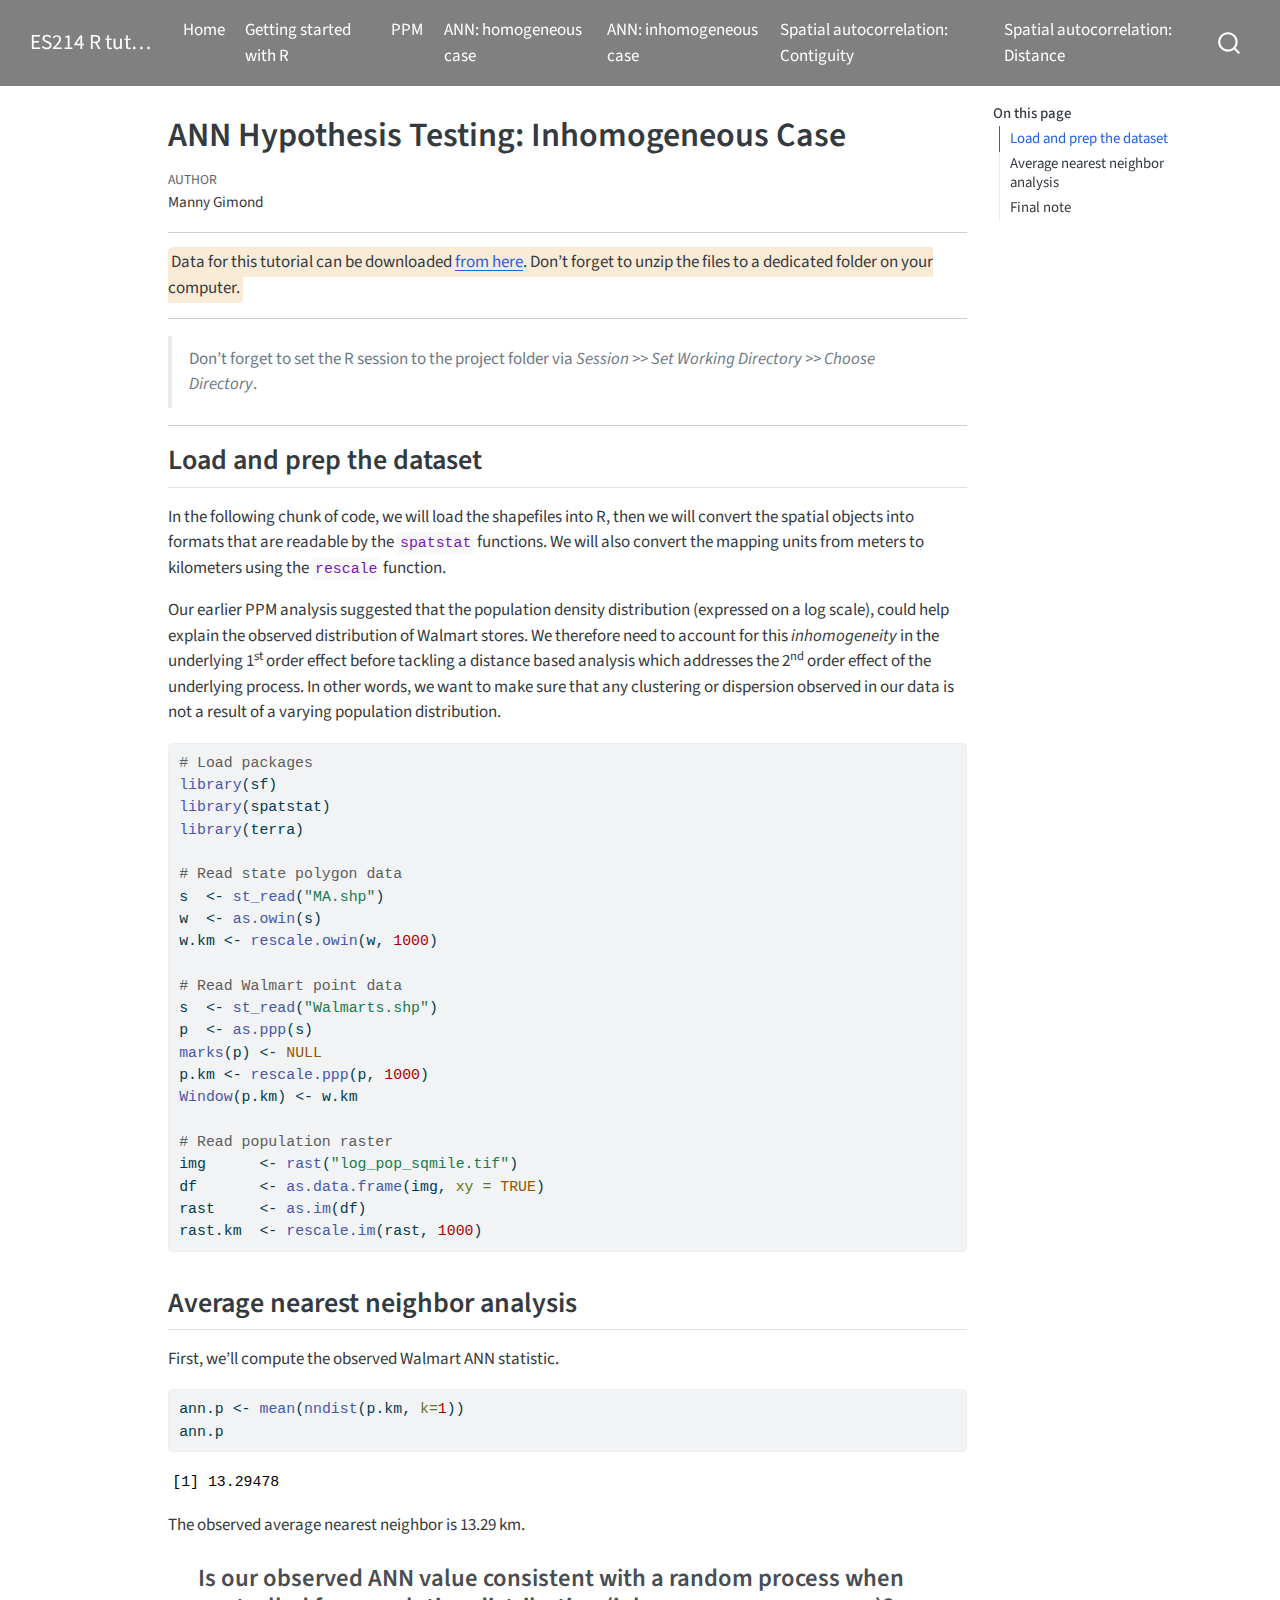
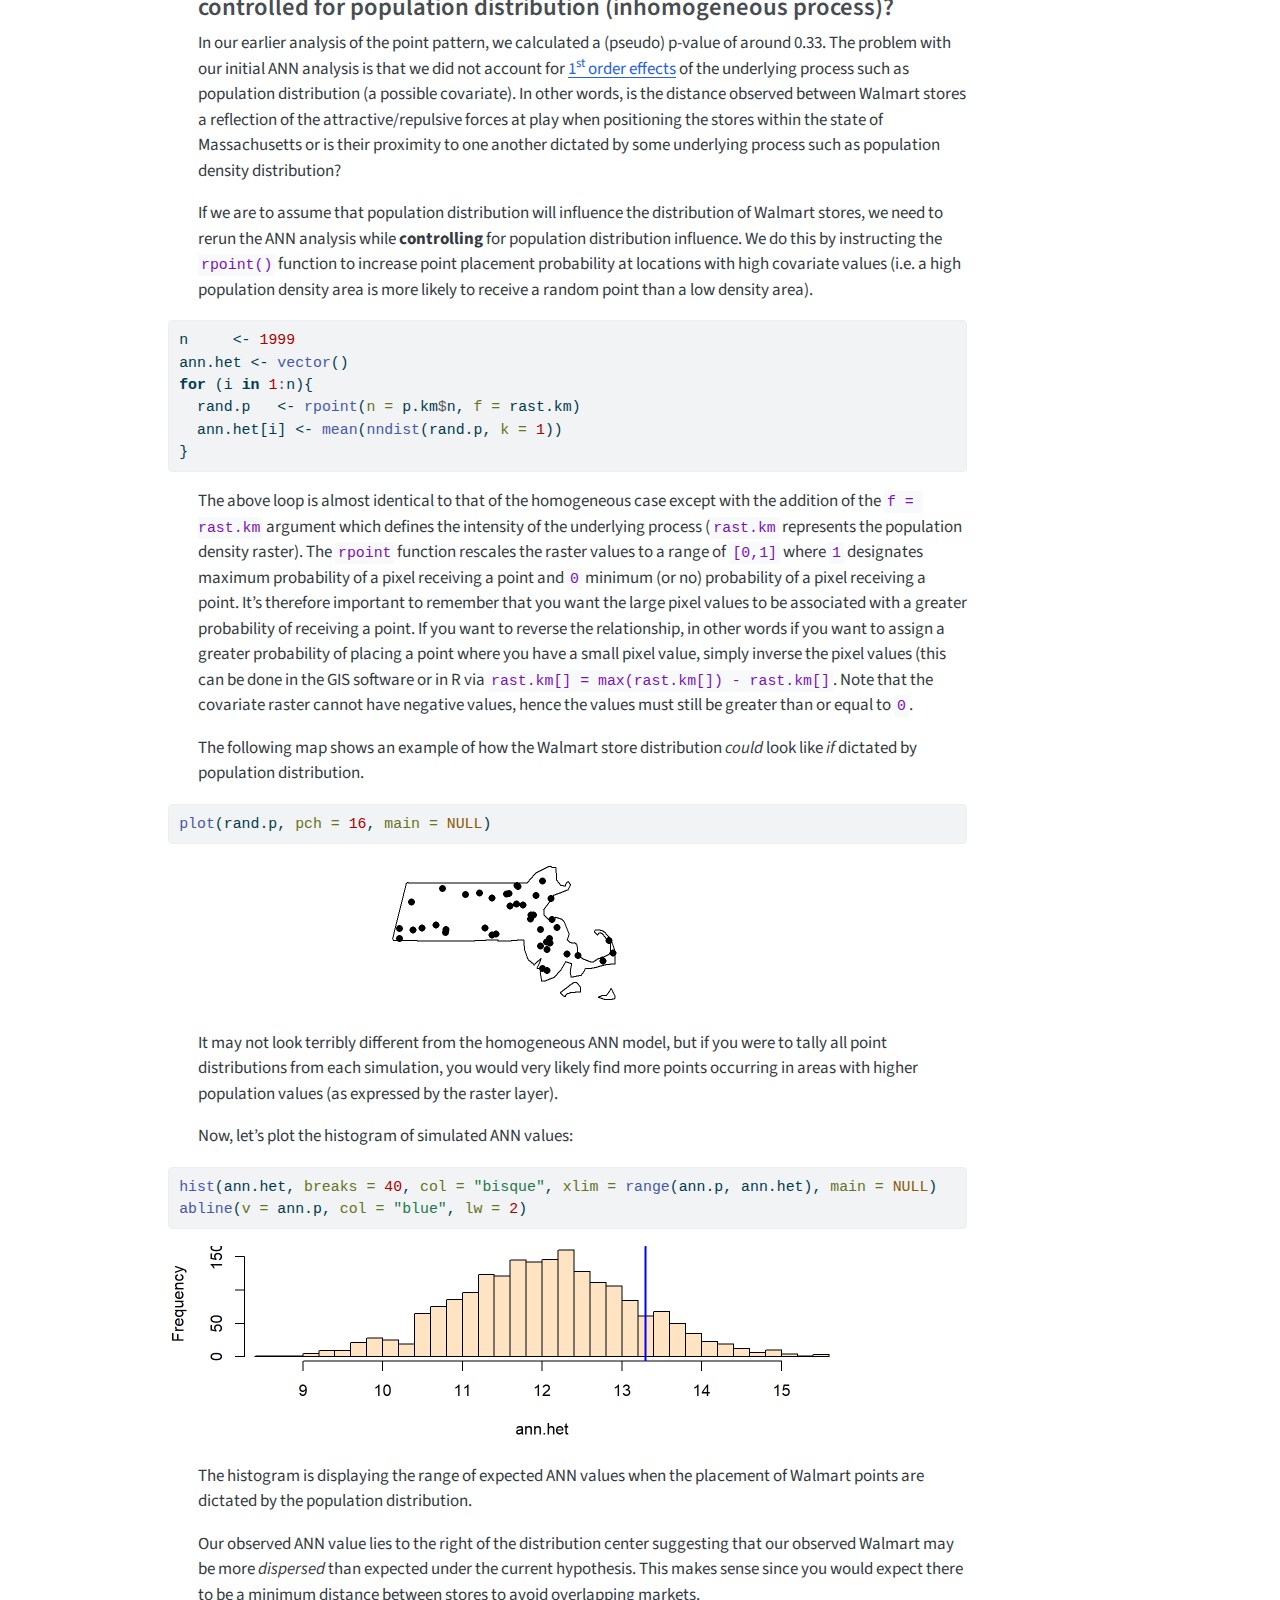
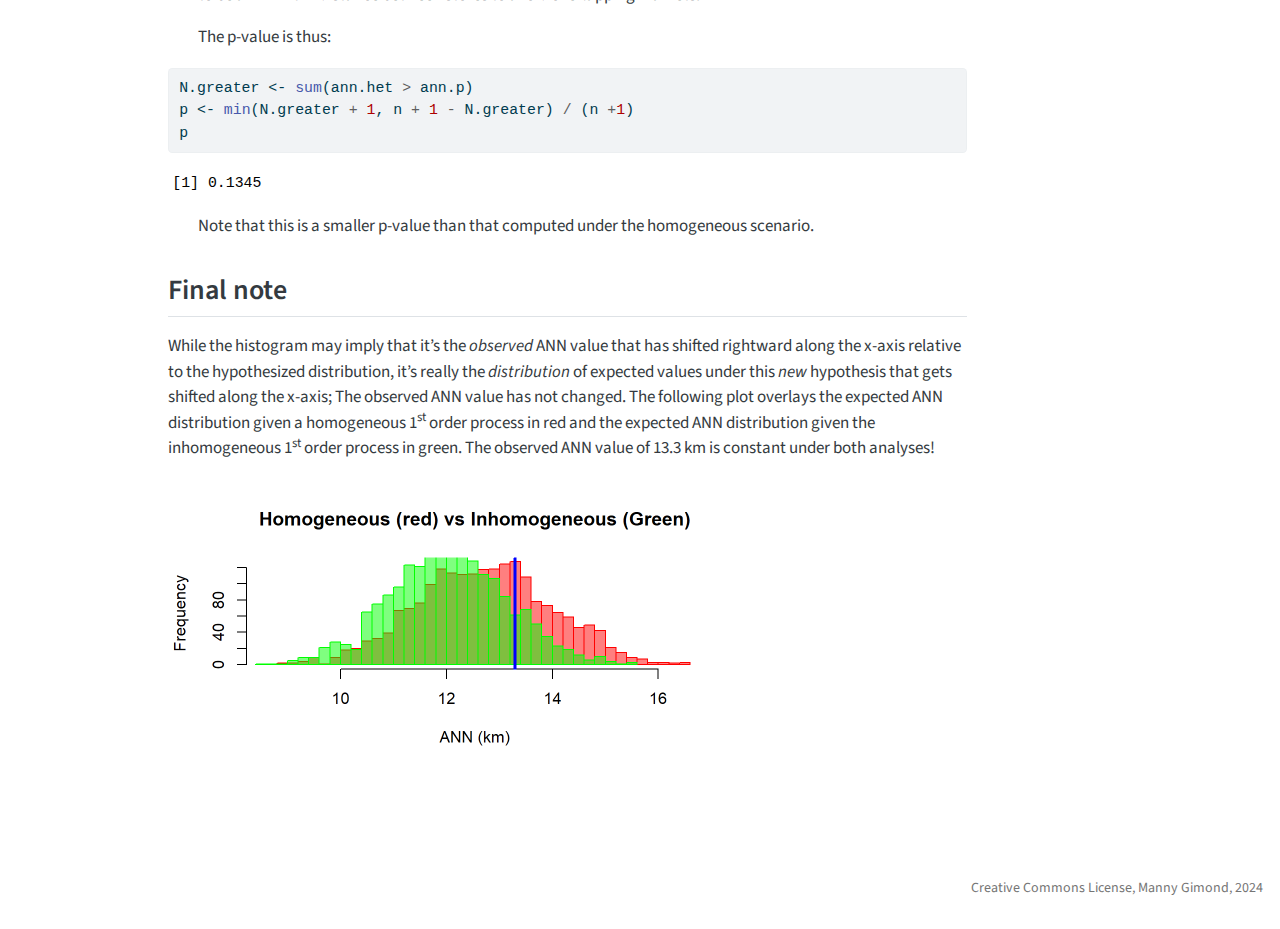
<file: docs/Inhomogenous_ANN/Inhomogenous_ANN.html>
<!DOCTYPE html>
<html xmlns="http://www.w3.org/1999/xhtml" lang="en" xml:lang="en"><head>

<meta charset="utf-8">
<meta name="generator" content="quarto-1.5.57">

<meta name="viewport" content="width=device-width, initial-scale=1.0, user-scalable=yes">

<meta name="author" content="Manny Gimond">

<title>ANN Hypothesis Testing: Inhomogeneous Case – ES214 R tutorials</title>
<style>
code{white-space: pre-wrap;}
span.smallcaps{font-variant: small-caps;}
div.columns{display: flex; gap: min(4vw, 1.5em);}
div.column{flex: auto; overflow-x: auto;}
div.hanging-indent{margin-left: 1.5em; text-indent: -1.5em;}
ul.task-list{list-style: none;}
ul.task-list li input[type="checkbox"] {
  width: 0.8em;
  margin: 0 0.8em 0.2em -1em; /* quarto-specific, see https://github.com/quarto-dev/quarto-cli/issues/4556 */ 
  vertical-align: middle;
}
/* CSS for syntax highlighting */
pre > code.sourceCode { white-space: pre; position: relative; }
pre > code.sourceCode > span { line-height: 1.25; }
pre > code.sourceCode > span:empty { height: 1.2em; }
.sourceCode { overflow: visible; }
code.sourceCode > span { color: inherit; text-decoration: inherit; }
div.sourceCode { margin: 1em 0; }
pre.sourceCode { margin: 0; }
@media screen {
div.sourceCode { overflow: auto; }
}
@media print {
pre > code.sourceCode { white-space: pre-wrap; }
pre > code.sourceCode > span { display: inline-block; text-indent: -5em; padding-left: 5em; }
}
pre.numberSource code
  { counter-reset: source-line 0; }
pre.numberSource code > span
  { position: relative; left: -4em; counter-increment: source-line; }
pre.numberSource code > span > a:first-child::before
  { content: counter(source-line);
    position: relative; left: -1em; text-align: right; vertical-align: baseline;
    border: none; display: inline-block;
    -webkit-touch-callout: none; -webkit-user-select: none;
    -khtml-user-select: none; -moz-user-select: none;
    -ms-user-select: none; user-select: none;
    padding: 0 4px; width: 4em;
  }
pre.numberSource { margin-left: 3em;  padding-left: 4px; }
div.sourceCode
  {   }
@media screen {
pre > code.sourceCode > span > a:first-child::before { text-decoration: underline; }
}
</style>


<script src="../site_libs/quarto-nav/quarto-nav.js"></script>
<script src="../site_libs/quarto-nav/headroom.min.js"></script>
<script src="../site_libs/clipboard/clipboard.min.js"></script>
<script src="../site_libs/quarto-search/autocomplete.umd.js"></script>
<script src="../site_libs/quarto-search/fuse.min.js"></script>
<script src="../site_libs/quarto-search/quarto-search.js"></script>
<meta name="quarto:offset" content="../">
<script src="../site_libs/quarto-html/quarto.js"></script>
<script src="../site_libs/quarto-html/popper.min.js"></script>
<script src="../site_libs/quarto-html/tippy.umd.min.js"></script>
<script src="../site_libs/quarto-html/anchor.min.js"></script>
<link href="../site_libs/quarto-html/tippy.css" rel="stylesheet">
<link href="../site_libs/quarto-html/quarto-syntax-highlighting.css" rel="stylesheet" id="quarto-text-highlighting-styles">
<script src="../site_libs/bootstrap/bootstrap.min.js"></script>
<link href="../site_libs/bootstrap/bootstrap-icons.css" rel="stylesheet">
<link href="../site_libs/bootstrap/bootstrap.min.css" rel="stylesheet" id="quarto-bootstrap" data-mode="light">
<script id="quarto-search-options" type="application/json">{
  "location": "navbar",
  "copy-button": false,
  "collapse-after": 3,
  "panel-placement": "end",
  "type": "overlay",
  "limit": 50,
  "keyboard-shortcut": [
    "f",
    "/",
    "s"
  ],
  "show-item-context": false,
  "language": {
    "search-no-results-text": "No results",
    "search-matching-documents-text": "matching documents",
    "search-copy-link-title": "Copy link to search",
    "search-hide-matches-text": "Hide additional matches",
    "search-more-match-text": "more match in this document",
    "search-more-matches-text": "more matches in this document",
    "search-clear-button-title": "Clear",
    "search-text-placeholder": "",
    "search-detached-cancel-button-title": "Cancel",
    "search-submit-button-title": "Submit",
    "search-label": "Search"
  }
}</script>


<link rel="stylesheet" href="../styles.css">
</head>

<body class="nav-fixed">

<div id="quarto-search-results"></div>
  <header id="quarto-header" class="headroom fixed-top">
    <nav class="navbar navbar-expand-lg " data-bs-theme="dark">
      <div class="navbar-container container-fluid">
      <div class="navbar-brand-container mx-auto">
    <a class="navbar-brand" href="../index.html">
    <span class="navbar-title">ES214 R tutorials</span>
    </a>
  </div>
            <div id="quarto-search" class="" title="Search"></div>
          <button class="navbar-toggler" type="button" data-bs-toggle="collapse" data-bs-target="#navbarCollapse" aria-controls="navbarCollapse" role="menu" aria-expanded="false" aria-label="Toggle navigation" onclick="if (window.quartoToggleHeadroom) { window.quartoToggleHeadroom(); }">
  <span class="navbar-toggler-icon"></span>
</button>
          <div class="collapse navbar-collapse" id="navbarCollapse">
            <ul class="navbar-nav navbar-nav-scroll me-auto">
  <li class="nav-item">
    <a class="nav-link" href="../index.html"> 
<span class="menu-text">Home</span></a>
  </li>  
  <li class="nav-item">
    <a class="nav-link" href="../Getting_started_with_R/Getting_started_with_R.html"> 
<span class="menu-text">Getting started with R</span></a>
  </li>  
  <li class="nav-item">
    <a class="nav-link" href="../PPM/PPM_analysis.html"> 
<span class="menu-text">PPM</span></a>
  </li>  
  <li class="nav-item">
    <a class="nav-link" href="../Homogenous_ANN/Homogenous_ANN.html"> 
<span class="menu-text">ANN: homogeneous case</span></a>
  </li>  
  <li class="nav-item">
    <a class="nav-link active" href="../Inhomogenous_ANN/Inhomogenous_ANN.html" aria-current="page"> 
<span class="menu-text">ANN: inhomogeneous case</span></a>
  </li>  
  <li class="nav-item">
    <a class="nav-link" href="../moranI/Mapping_and_Morans.html"> 
<span class="menu-text">Spatial autocorrelation: Contiguity</span></a>
  </li>  
  <li class="nav-item">
    <a class="nav-link" href="../moranI_distance/MoranI_distance_band.html"> 
<span class="menu-text">Spatial autocorrelation: Distance</span></a>
  </li>  
</ul>
          </div> <!-- /navcollapse -->
            <div class="quarto-navbar-tools">
</div>
      </div> <!-- /container-fluid -->
    </nav>
</header>
<!-- content -->
<div id="quarto-content" class="quarto-container page-columns page-rows-contents page-layout-article page-navbar">
<!-- sidebar -->
<!-- margin-sidebar -->
    <div id="quarto-margin-sidebar" class="sidebar margin-sidebar">
        <nav id="TOC" role="doc-toc" class="toc-active">
    <h2 id="toc-title">On this page</h2>
   
  <ul>
  <li><a href="#load-and-prep-the-dataset" id="toc-load-and-prep-the-dataset" class="nav-link active" data-scroll-target="#load-and-prep-the-dataset">Load and prep the dataset</a></li>
  <li><a href="#average-nearest-neighbor-analysis" id="toc-average-nearest-neighbor-analysis" class="nav-link" data-scroll-target="#average-nearest-neighbor-analysis">Average nearest neighbor analysis</a>
  <ul class="collapse">
  <li><a href="#is-our-observed-ann-value-consistent-with-a-random-process-when-controlled-for-population-distribution-inhomogeneous-process" id="toc-is-our-observed-ann-value-consistent-with-a-random-process-when-controlled-for-population-distribution-inhomogeneous-process" class="nav-link" data-scroll-target="#is-our-observed-ann-value-consistent-with-a-random-process-when-controlled-for-population-distribution-inhomogeneous-process">Is our observed ANN value consistent with a random process when controlled for population distribution (inhomogeneous process)?</a></li>
  </ul></li>
  <li><a href="#final-note" id="toc-final-note" class="nav-link" data-scroll-target="#final-note">Final note</a></li>
  </ul>
</nav>
    </div>
<!-- main -->
<main class="content" id="quarto-document-content">

<header id="title-block-header" class="quarto-title-block default">
<div class="quarto-title">
<h1 class="title">ANN Hypothesis Testing: Inhomogeneous Case</h1>
</div>



<div class="quarto-title-meta">

    <div>
    <div class="quarto-title-meta-heading">Author</div>
    <div class="quarto-title-meta-contents">
             <p>Manny Gimond </p>
          </div>
  </div>
    
  
    
  </div>
  


</header>


<hr>
<p><span class="block1">Data for this tutorial can be downloaded <a href="./data.zip">from here</a>. Don’t forget to unzip the files to a dedicated folder on your computer.</span></p>
<hr>
<blockquote class="blockquote">
<p>Don’t forget to set the R session to the project folder via <em>Session &gt;&gt; Set Working Directory &gt;&gt; Choose Directory</em>.</p>
</blockquote>
<hr>
<section id="load-and-prep-the-dataset" class="level2">
<h2 class="anchored" data-anchor-id="load-and-prep-the-dataset">Load and prep the dataset</h2>
<p>In the following chunk of code, we will load the shapefiles into R, then we will convert the spatial objects into formats that are readable by the <code>spatstat</code> functions. We will also convert the mapping units from meters to kilometers using the <code>rescale</code> function.</p>
<p>Our earlier PPM analysis suggested that the population density distribution (expressed on a log scale), could help explain the observed distribution of Walmart stores. We therefore need to account for this <em>inhomogeneity</em> in the underlying 1<sup>st</sup> order effect before tackling a distance based analysis which addresses the 2<sup>nd</sup> order effect of the underlying process. In other words, we want to make sure that any clustering or dispersion observed in our data is not a result of a varying population distribution.</p>
<div class="cell">
<div class="sourceCode cell-code" id="cb1"><pre class="sourceCode r code-with-copy"><code class="sourceCode r"><span id="cb1-1"><a href="#cb1-1" aria-hidden="true" tabindex="-1"></a><span class="co"># Load packages</span></span>
<span id="cb1-2"><a href="#cb1-2" aria-hidden="true" tabindex="-1"></a><span class="fu">library</span>(sf)</span>
<span id="cb1-3"><a href="#cb1-3" aria-hidden="true" tabindex="-1"></a><span class="fu">library</span>(spatstat)</span>
<span id="cb1-4"><a href="#cb1-4" aria-hidden="true" tabindex="-1"></a><span class="fu">library</span>(terra)</span>
<span id="cb1-5"><a href="#cb1-5" aria-hidden="true" tabindex="-1"></a></span>
<span id="cb1-6"><a href="#cb1-6" aria-hidden="true" tabindex="-1"></a><span class="co"># Read state polygon data</span></span>
<span id="cb1-7"><a href="#cb1-7" aria-hidden="true" tabindex="-1"></a>s  <span class="ot">&lt;-</span> <span class="fu">st_read</span>(<span class="st">"MA.shp"</span>)</span>
<span id="cb1-8"><a href="#cb1-8" aria-hidden="true" tabindex="-1"></a>w  <span class="ot">&lt;-</span> <span class="fu">as.owin</span>(s)</span>
<span id="cb1-9"><a href="#cb1-9" aria-hidden="true" tabindex="-1"></a>w.km <span class="ot">&lt;-</span> <span class="fu">rescale.owin</span>(w, <span class="dv">1000</span>)</span>
<span id="cb1-10"><a href="#cb1-10" aria-hidden="true" tabindex="-1"></a></span>
<span id="cb1-11"><a href="#cb1-11" aria-hidden="true" tabindex="-1"></a><span class="co"># Read Walmart point data</span></span>
<span id="cb1-12"><a href="#cb1-12" aria-hidden="true" tabindex="-1"></a>s  <span class="ot">&lt;-</span> <span class="fu">st_read</span>(<span class="st">"Walmarts.shp"</span>)</span>
<span id="cb1-13"><a href="#cb1-13" aria-hidden="true" tabindex="-1"></a>p  <span class="ot">&lt;-</span> <span class="fu">as.ppp</span>(s)</span>
<span id="cb1-14"><a href="#cb1-14" aria-hidden="true" tabindex="-1"></a><span class="fu">marks</span>(p) <span class="ot">&lt;-</span> <span class="cn">NULL</span></span>
<span id="cb1-15"><a href="#cb1-15" aria-hidden="true" tabindex="-1"></a>p.km <span class="ot">&lt;-</span> <span class="fu">rescale.ppp</span>(p, <span class="dv">1000</span>)</span>
<span id="cb1-16"><a href="#cb1-16" aria-hidden="true" tabindex="-1"></a><span class="fu">Window</span>(p.km) <span class="ot">&lt;-</span> w.km     </span>
<span id="cb1-17"><a href="#cb1-17" aria-hidden="true" tabindex="-1"></a></span>
<span id="cb1-18"><a href="#cb1-18" aria-hidden="true" tabindex="-1"></a><span class="co"># Read population raster</span></span>
<span id="cb1-19"><a href="#cb1-19" aria-hidden="true" tabindex="-1"></a>img      <span class="ot">&lt;-</span> <span class="fu">rast</span>(<span class="st">"log_pop_sqmile.tif"</span>) </span>
<span id="cb1-20"><a href="#cb1-20" aria-hidden="true" tabindex="-1"></a>df       <span class="ot">&lt;-</span> <span class="fu">as.data.frame</span>(img, <span class="at">xy =</span> <span class="cn">TRUE</span>)</span>
<span id="cb1-21"><a href="#cb1-21" aria-hidden="true" tabindex="-1"></a>rast     <span class="ot">&lt;-</span> <span class="fu">as.im</span>(df)  </span>
<span id="cb1-22"><a href="#cb1-22" aria-hidden="true" tabindex="-1"></a>rast.km  <span class="ot">&lt;-</span> <span class="fu">rescale.im</span>(rast, <span class="dv">1000</span>)</span></code><button title="Copy to Clipboard" class="code-copy-button"><i class="bi"></i></button></pre></div>
</div>
</section>
<section id="average-nearest-neighbor-analysis" class="level2">
<h2 class="anchored" data-anchor-id="average-nearest-neighbor-analysis">Average nearest neighbor analysis</h2>
<p>First, we’ll compute the observed Walmart ANN statistic.</p>
<div class="cell">
<div class="sourceCode cell-code" id="cb2"><pre class="sourceCode r code-with-copy"><code class="sourceCode r"><span id="cb2-1"><a href="#cb2-1" aria-hidden="true" tabindex="-1"></a>ann.p <span class="ot">&lt;-</span> <span class="fu">mean</span>(<span class="fu">nndist</span>(p.km, <span class="at">k=</span><span class="dv">1</span>))</span>
<span id="cb2-2"><a href="#cb2-2" aria-hidden="true" tabindex="-1"></a>ann.p</span></code><button title="Copy to Clipboard" class="code-copy-button"><i class="bi"></i></button></pre></div>
<div class="cell-output cell-output-stdout">
<pre><code>[1] 13.29478</code></pre>
</div>
</div>
<p>The observed average nearest neighbor is 13.29 km.</p>
<section id="is-our-observed-ann-value-consistent-with-a-random-process-when-controlled-for-population-distribution-inhomogeneous-process" class="level3">
<h3 class="anchored" data-anchor-id="is-our-observed-ann-value-consistent-with-a-random-process-when-controlled-for-population-distribution-inhomogeneous-process">Is our observed ANN value consistent with a random process when controlled for population distribution (inhomogeneous process)?</h3>
<p>In our earlier analysis of the point pattern, we calculated a (pseudo) p-value of around 0.33. The problem with our initial ANN analysis is that we did not account for <a href="https://mgimond.github.io/Spatial/chp11_0.html#first-and-second-order-effects">1<sup>st</sup> order effects</a> of the underlying process such as population distribution (a possible covariate). In other words, is the distance observed between Walmart stores a reflection of the attractive/repulsive forces at play when positioning the stores within the state of Massachusetts or is their proximity to one another dictated by some underlying process such as population density distribution?</p>
<p>If we are to assume that population distribution will influence the distribution of Walmart stores, we need to rerun the ANN analysis while <strong>controlling</strong> for population distribution influence. We do this by instructing the <code>rpoint()</code> function to increase point placement probability at locations with high covariate values (i.e.&nbsp;a high population density area is more likely to receive a random point than a low density area).</p>
<div class="cell">
<div class="sourceCode cell-code" id="cb4"><pre class="sourceCode r code-with-copy"><code class="sourceCode r"><span id="cb4-1"><a href="#cb4-1" aria-hidden="true" tabindex="-1"></a>n     <span class="ot">&lt;-</span> <span class="dv">1999</span></span>
<span id="cb4-2"><a href="#cb4-2" aria-hidden="true" tabindex="-1"></a>ann.het <span class="ot">&lt;-</span> <span class="fu">vector</span>()</span>
<span id="cb4-3"><a href="#cb4-3" aria-hidden="true" tabindex="-1"></a><span class="cf">for</span> (i <span class="cf">in</span> <span class="dv">1</span><span class="sc">:</span>n){</span>
<span id="cb4-4"><a href="#cb4-4" aria-hidden="true" tabindex="-1"></a>  rand.p   <span class="ot">&lt;-</span> <span class="fu">rpoint</span>(<span class="at">n =</span> p.km<span class="sc">$</span>n, <span class="at">f =</span> rast.km) </span>
<span id="cb4-5"><a href="#cb4-5" aria-hidden="true" tabindex="-1"></a>  ann.het[i] <span class="ot">&lt;-</span> <span class="fu">mean</span>(<span class="fu">nndist</span>(rand.p, <span class="at">k =</span> <span class="dv">1</span>))</span>
<span id="cb4-6"><a href="#cb4-6" aria-hidden="true" tabindex="-1"></a>}</span></code><button title="Copy to Clipboard" class="code-copy-button"><i class="bi"></i></button></pre></div>
</div>
<p>The above loop is almost identical to that of the homogeneous case except with the addition of the <code>f = rast.km</code> argument which defines the intensity of the underlying process (<code>rast.km</code> represents the population density raster). The <code>rpoint</code> function rescales the raster values to a range of <code>[0,1]</code> where <code>1</code> designates maximum probability of a pixel receiving a point and <code>0</code> minimum (or no) probability of a pixel receiving a point. It’s therefore important to remember that you want the large pixel values to be associated with a greater probability of receiving a point. If you want to reverse the relationship, in other words if you want to assign a greater probability of placing a point where you have a small pixel value, simply inverse the pixel values (this can be done in the GIS software or in R via <code>rast.km[] = max(rast.km[]) - rast.km[]</code>. Note that the covariate raster cannot have negative values, hence the values must still be greater than or equal to <code>0</code>.</p>
<p>The following map shows an example of how the Walmart store distribution <em>could</em> look like <em>if</em> dictated by population distribution.</p>
<div class="cell">
<div class="sourceCode cell-code" id="cb5"><pre class="sourceCode r code-with-copy"><code class="sourceCode r"><span id="cb5-1"><a href="#cb5-1" aria-hidden="true" tabindex="-1"></a><span class="fu">plot</span>(rand.p, <span class="at">pch =</span> <span class="dv">16</span>, <span class="at">main =</span> <span class="cn">NULL</span>)</span></code><button title="Copy to Clipboard" class="code-copy-button"><i class="bi"></i></button></pre></div>
<div class="cell-output-display">
<div>
<figure class="figure">
<p><img src="Inhomogenous_ANN_files/figure-html/unnamed-chunk-4-1.png" class="img-fluid figure-img" width="672"></p>
</figure>
</div>
</div>
</div>
<p>It may not look terribly different from the homogeneous ANN model, but if you were to tally all point distributions from each simulation, you would very likely find more points occurring in areas with higher population values (as expressed by the raster layer).</p>
<p>Now, let’s plot the histogram of simulated ANN values:</p>
<div class="cell">
<div class="sourceCode cell-code" id="cb6"><pre class="sourceCode r code-with-copy"><code class="sourceCode r"><span id="cb6-1"><a href="#cb6-1" aria-hidden="true" tabindex="-1"></a><span class="fu">hist</span>(ann.het, <span class="at">breaks =</span> <span class="dv">40</span>, <span class="at">col =</span> <span class="st">"bisque"</span>, <span class="at">xlim =</span> <span class="fu">range</span>(ann.p, ann.het), <span class="at">main =</span> <span class="cn">NULL</span>)</span>
<span id="cb6-2"><a href="#cb6-2" aria-hidden="true" tabindex="-1"></a><span class="fu">abline</span>(<span class="at">v =</span> ann.p, <span class="at">col =</span> <span class="st">"blue"</span>, <span class="at">lw =</span> <span class="dv">2</span>)</span></code><button title="Copy to Clipboard" class="code-copy-button"><i class="bi"></i></button></pre></div>
<div class="cell-output-display">
<div>
<figure class="figure">
<p><img src="Inhomogenous_ANN_files/figure-html/unnamed-chunk-5-1.png" class="img-fluid figure-img" width="672"></p>
</figure>
</div>
</div>
</div>
<p>The histogram is displaying the range of expected ANN values when the placement of Walmart points are dictated by the population distribution.</p>
<p>Our observed ANN value lies to the right of the distribution center suggesting that our observed Walmart may be more <em>dispersed</em> than expected under the current hypothesis. This makes sense since you would expect there to be a minimum distance between stores to avoid overlapping markets.</p>
<p>The p-value is thus:</p>
<div class="cell">
<div class="sourceCode cell-code" id="cb7"><pre class="sourceCode r code-with-copy"><code class="sourceCode r"><span id="cb7-1"><a href="#cb7-1" aria-hidden="true" tabindex="-1"></a>N.greater <span class="ot">&lt;-</span> <span class="fu">sum</span>(ann.het <span class="sc">&gt;</span> ann.p)</span>
<span id="cb7-2"><a href="#cb7-2" aria-hidden="true" tabindex="-1"></a>p <span class="ot">&lt;-</span> <span class="fu">min</span>(N.greater <span class="sc">+</span> <span class="dv">1</span>, n <span class="sc">+</span> <span class="dv">1</span> <span class="sc">-</span> N.greater) <span class="sc">/</span> (n <span class="sc">+</span><span class="dv">1</span>)</span>
<span id="cb7-3"><a href="#cb7-3" aria-hidden="true" tabindex="-1"></a>p</span></code><button title="Copy to Clipboard" class="code-copy-button"><i class="bi"></i></button></pre></div>
<div class="cell-output cell-output-stdout">
<pre><code>[1] 0.1345</code></pre>
</div>
</div>
<p>Note that this is a smaller p-value than that computed under the homogeneous scenario.</p>
</section>
</section>
<section id="final-note" class="level2">
<h2 class="anchored" data-anchor-id="final-note">Final note</h2>
<p>While the histogram may imply that it’s the <em>observed</em> ANN value that has shifted rightward along the x-axis relative to the hypothesized distribution, it’s really the <em>distribution</em> of expected values under this <em>new</em> hypothesis that gets shifted along the x-axis; The observed ANN value has not changed. The following plot overlays the expected ANN distribution given a homogeneous 1<sup>st</sup> order process in red and the expected ANN distribution given the inhomogeneous 1<sup>st</sup> order process in green. The observed ANN value of 13.3 km is constant under both analyses!</p>
<div class="cell">
<div class="cell-output-display">
<div>
<figure class="figure">
<p><img src="Inhomogenous_ANN_files/figure-html/unnamed-chunk-7-1.png" class="img-fluid figure-img" width="576"></p>
</figure>
</div>
</div>
</div>


</section>

</main> <!-- /main -->
<script id="quarto-html-after-body" type="application/javascript">
window.document.addEventListener("DOMContentLoaded", function (event) {
  const toggleBodyColorMode = (bsSheetEl) => {
    const mode = bsSheetEl.getAttribute("data-mode");
    const bodyEl = window.document.querySelector("body");
    if (mode === "dark") {
      bodyEl.classList.add("quarto-dark");
      bodyEl.classList.remove("quarto-light");
    } else {
      bodyEl.classList.add("quarto-light");
      bodyEl.classList.remove("quarto-dark");
    }
  }
  const toggleBodyColorPrimary = () => {
    const bsSheetEl = window.document.querySelector("link#quarto-bootstrap");
    if (bsSheetEl) {
      toggleBodyColorMode(bsSheetEl);
    }
  }
  toggleBodyColorPrimary();  
  const icon = "";
  const anchorJS = new window.AnchorJS();
  anchorJS.options = {
    placement: 'right',
    icon: icon
  };
  anchorJS.add('.anchored');
  const isCodeAnnotation = (el) => {
    for (const clz of el.classList) {
      if (clz.startsWith('code-annotation-')) {                     
        return true;
      }
    }
    return false;
  }
  const onCopySuccess = function(e) {
    // button target
    const button = e.trigger;
    // don't keep focus
    button.blur();
    // flash "checked"
    button.classList.add('code-copy-button-checked');
    var currentTitle = button.getAttribute("title");
    button.setAttribute("title", "Copied!");
    let tooltip;
    if (window.bootstrap) {
      button.setAttribute("data-bs-toggle", "tooltip");
      button.setAttribute("data-bs-placement", "left");
      button.setAttribute("data-bs-title", "Copied!");
      tooltip = new bootstrap.Tooltip(button, 
        { trigger: "manual", 
          customClass: "code-copy-button-tooltip",
          offset: [0, -8]});
      tooltip.show();    
    }
    setTimeout(function() {
      if (tooltip) {
        tooltip.hide();
        button.removeAttribute("data-bs-title");
        button.removeAttribute("data-bs-toggle");
        button.removeAttribute("data-bs-placement");
      }
      button.setAttribute("title", currentTitle);
      button.classList.remove('code-copy-button-checked');
    }, 1000);
    // clear code selection
    e.clearSelection();
  }
  const getTextToCopy = function(trigger) {
      const codeEl = trigger.previousElementSibling.cloneNode(true);
      for (const childEl of codeEl.children) {
        if (isCodeAnnotation(childEl)) {
          childEl.remove();
        }
      }
      return codeEl.innerText;
  }
  const clipboard = new window.ClipboardJS('.code-copy-button:not([data-in-quarto-modal])', {
    text: getTextToCopy
  });
  clipboard.on('success', onCopySuccess);
  if (window.document.getElementById('quarto-embedded-source-code-modal')) {
    // For code content inside modals, clipBoardJS needs to be initialized with a container option
    // TODO: Check when it could be a function (https://github.com/zenorocha/clipboard.js/issues/860)
    const clipboardModal = new window.ClipboardJS('.code-copy-button[data-in-quarto-modal]', {
      text: getTextToCopy,
      container: window.document.getElementById('quarto-embedded-source-code-modal')
    });
    clipboardModal.on('success', onCopySuccess);
  }
    var localhostRegex = new RegExp(/^(?:http|https):\/\/localhost\:?[0-9]*\//);
    var mailtoRegex = new RegExp(/^mailto:/);
      var filterRegex = new RegExp('/' + window.location.host + '/');
    var isInternal = (href) => {
        return filterRegex.test(href) || localhostRegex.test(href) || mailtoRegex.test(href);
    }
    // Inspect non-navigation links and adorn them if external
 	var links = window.document.querySelectorAll('a[href]:not(.nav-link):not(.navbar-brand):not(.toc-action):not(.sidebar-link):not(.sidebar-item-toggle):not(.pagination-link):not(.no-external):not([aria-hidden]):not(.dropdown-item):not(.quarto-navigation-tool):not(.about-link)');
    for (var i=0; i<links.length; i++) {
      const link = links[i];
      if (!isInternal(link.href)) {
        // undo the damage that might have been done by quarto-nav.js in the case of
        // links that we want to consider external
        if (link.dataset.originalHref !== undefined) {
          link.href = link.dataset.originalHref;
        }
      }
    }
  function tippyHover(el, contentFn, onTriggerFn, onUntriggerFn) {
    const config = {
      allowHTML: true,
      maxWidth: 500,
      delay: 100,
      arrow: false,
      appendTo: function(el) {
          return el.parentElement;
      },
      interactive: true,
      interactiveBorder: 10,
      theme: 'quarto',
      placement: 'bottom-start',
    };
    if (contentFn) {
      config.content = contentFn;
    }
    if (onTriggerFn) {
      config.onTrigger = onTriggerFn;
    }
    if (onUntriggerFn) {
      config.onUntrigger = onUntriggerFn;
    }
    window.tippy(el, config); 
  }
  const noterefs = window.document.querySelectorAll('a[role="doc-noteref"]');
  for (var i=0; i<noterefs.length; i++) {
    const ref = noterefs[i];
    tippyHover(ref, function() {
      // use id or data attribute instead here
      let href = ref.getAttribute('data-footnote-href') || ref.getAttribute('href');
      try { href = new URL(href).hash; } catch {}
      const id = href.replace(/^#\/?/, "");
      const note = window.document.getElementById(id);
      if (note) {
        return note.innerHTML;
      } else {
        return "";
      }
    });
  }
  const xrefs = window.document.querySelectorAll('a.quarto-xref');
  const processXRef = (id, note) => {
    // Strip column container classes
    const stripColumnClz = (el) => {
      el.classList.remove("page-full", "page-columns");
      if (el.children) {
        for (const child of el.children) {
          stripColumnClz(child);
        }
      }
    }
    stripColumnClz(note)
    if (id === null || id.startsWith('sec-')) {
      // Special case sections, only their first couple elements
      const container = document.createElement("div");
      if (note.children && note.children.length > 2) {
        container.appendChild(note.children[0].cloneNode(true));
        for (let i = 1; i < note.children.length; i++) {
          const child = note.children[i];
          if (child.tagName === "P" && child.innerText === "") {
            continue;
          } else {
            container.appendChild(child.cloneNode(true));
            break;
          }
        }
        if (window.Quarto?.typesetMath) {
          window.Quarto.typesetMath(container);
        }
        return container.innerHTML
      } else {
        if (window.Quarto?.typesetMath) {
          window.Quarto.typesetMath(note);
        }
        return note.innerHTML;
      }
    } else {
      // Remove any anchor links if they are present
      const anchorLink = note.querySelector('a.anchorjs-link');
      if (anchorLink) {
        anchorLink.remove();
      }
      if (window.Quarto?.typesetMath) {
        window.Quarto.typesetMath(note);
      }
      // TODO in 1.5, we should make sure this works without a callout special case
      if (note.classList.contains("callout")) {
        return note.outerHTML;
      } else {
        return note.innerHTML;
      }
    }
  }
  for (var i=0; i<xrefs.length; i++) {
    const xref = xrefs[i];
    tippyHover(xref, undefined, function(instance) {
      instance.disable();
      let url = xref.getAttribute('href');
      let hash = undefined; 
      if (url.startsWith('#')) {
        hash = url;
      } else {
        try { hash = new URL(url).hash; } catch {}
      }
      if (hash) {
        const id = hash.replace(/^#\/?/, "");
        const note = window.document.getElementById(id);
        if (note !== null) {
          try {
            const html = processXRef(id, note.cloneNode(true));
            instance.setContent(html);
          } finally {
            instance.enable();
            instance.show();
          }
        } else {
          // See if we can fetch this
          fetch(url.split('#')[0])
          .then(res => res.text())
          .then(html => {
            const parser = new DOMParser();
            const htmlDoc = parser.parseFromString(html, "text/html");
            const note = htmlDoc.getElementById(id);
            if (note !== null) {
              const html = processXRef(id, note);
              instance.setContent(html);
            } 
          }).finally(() => {
            instance.enable();
            instance.show();
          });
        }
      } else {
        // See if we can fetch a full url (with no hash to target)
        // This is a special case and we should probably do some content thinning / targeting
        fetch(url)
        .then(res => res.text())
        .then(html => {
          const parser = new DOMParser();
          const htmlDoc = parser.parseFromString(html, "text/html");
          const note = htmlDoc.querySelector('main.content');
          if (note !== null) {
            // This should only happen for chapter cross references
            // (since there is no id in the URL)
            // remove the first header
            if (note.children.length > 0 && note.children[0].tagName === "HEADER") {
              note.children[0].remove();
            }
            const html = processXRef(null, note);
            instance.setContent(html);
          } 
        }).finally(() => {
          instance.enable();
          instance.show();
        });
      }
    }, function(instance) {
    });
  }
      let selectedAnnoteEl;
      const selectorForAnnotation = ( cell, annotation) => {
        let cellAttr = 'data-code-cell="' + cell + '"';
        let lineAttr = 'data-code-annotation="' +  annotation + '"';
        const selector = 'span[' + cellAttr + '][' + lineAttr + ']';
        return selector;
      }
      const selectCodeLines = (annoteEl) => {
        const doc = window.document;
        const targetCell = annoteEl.getAttribute("data-target-cell");
        const targetAnnotation = annoteEl.getAttribute("data-target-annotation");
        const annoteSpan = window.document.querySelector(selectorForAnnotation(targetCell, targetAnnotation));
        const lines = annoteSpan.getAttribute("data-code-lines").split(",");
        const lineIds = lines.map((line) => {
          return targetCell + "-" + line;
        })
        let top = null;
        let height = null;
        let parent = null;
        if (lineIds.length > 0) {
            //compute the position of the single el (top and bottom and make a div)
            const el = window.document.getElementById(lineIds[0]);
            top = el.offsetTop;
            height = el.offsetHeight;
            parent = el.parentElement.parentElement;
          if (lineIds.length > 1) {
            const lastEl = window.document.getElementById(lineIds[lineIds.length - 1]);
            const bottom = lastEl.offsetTop + lastEl.offsetHeight;
            height = bottom - top;
          }
          if (top !== null && height !== null && parent !== null) {
            // cook up a div (if necessary) and position it 
            let div = window.document.getElementById("code-annotation-line-highlight");
            if (div === null) {
              div = window.document.createElement("div");
              div.setAttribute("id", "code-annotation-line-highlight");
              div.style.position = 'absolute';
              parent.appendChild(div);
            }
            div.style.top = top - 2 + "px";
            div.style.height = height + 4 + "px";
            div.style.left = 0;
            let gutterDiv = window.document.getElementById("code-annotation-line-highlight-gutter");
            if (gutterDiv === null) {
              gutterDiv = window.document.createElement("div");
              gutterDiv.setAttribute("id", "code-annotation-line-highlight-gutter");
              gutterDiv.style.position = 'absolute';
              const codeCell = window.document.getElementById(targetCell);
              const gutter = codeCell.querySelector('.code-annotation-gutter');
              gutter.appendChild(gutterDiv);
            }
            gutterDiv.style.top = top - 2 + "px";
            gutterDiv.style.height = height + 4 + "px";
          }
          selectedAnnoteEl = annoteEl;
        }
      };
      const unselectCodeLines = () => {
        const elementsIds = ["code-annotation-line-highlight", "code-annotation-line-highlight-gutter"];
        elementsIds.forEach((elId) => {
          const div = window.document.getElementById(elId);
          if (div) {
            div.remove();
          }
        });
        selectedAnnoteEl = undefined;
      };
        // Handle positioning of the toggle
    window.addEventListener(
      "resize",
      throttle(() => {
        elRect = undefined;
        if (selectedAnnoteEl) {
          selectCodeLines(selectedAnnoteEl);
        }
      }, 10)
    );
    function throttle(fn, ms) {
    let throttle = false;
    let timer;
      return (...args) => {
        if(!throttle) { // first call gets through
            fn.apply(this, args);
            throttle = true;
        } else { // all the others get throttled
            if(timer) clearTimeout(timer); // cancel #2
            timer = setTimeout(() => {
              fn.apply(this, args);
              timer = throttle = false;
            }, ms);
        }
      };
    }
      // Attach click handler to the DT
      const annoteDls = window.document.querySelectorAll('dt[data-target-cell]');
      for (const annoteDlNode of annoteDls) {
        annoteDlNode.addEventListener('click', (event) => {
          const clickedEl = event.target;
          if (clickedEl !== selectedAnnoteEl) {
            unselectCodeLines();
            const activeEl = window.document.querySelector('dt[data-target-cell].code-annotation-active');
            if (activeEl) {
              activeEl.classList.remove('code-annotation-active');
            }
            selectCodeLines(clickedEl);
            clickedEl.classList.add('code-annotation-active');
          } else {
            // Unselect the line
            unselectCodeLines();
            clickedEl.classList.remove('code-annotation-active');
          }
        });
      }
  const findCites = (el) => {
    const parentEl = el.parentElement;
    if (parentEl) {
      const cites = parentEl.dataset.cites;
      if (cites) {
        return {
          el,
          cites: cites.split(' ')
        };
      } else {
        return findCites(el.parentElement)
      }
    } else {
      return undefined;
    }
  };
  var bibliorefs = window.document.querySelectorAll('a[role="doc-biblioref"]');
  for (var i=0; i<bibliorefs.length; i++) {
    const ref = bibliorefs[i];
    const citeInfo = findCites(ref);
    if (citeInfo) {
      tippyHover(citeInfo.el, function() {
        var popup = window.document.createElement('div');
        citeInfo.cites.forEach(function(cite) {
          var citeDiv = window.document.createElement('div');
          citeDiv.classList.add('hanging-indent');
          citeDiv.classList.add('csl-entry');
          var biblioDiv = window.document.getElementById('ref-' + cite);
          if (biblioDiv) {
            citeDiv.innerHTML = biblioDiv.innerHTML;
          }
          popup.appendChild(citeDiv);
        });
        return popup.innerHTML;
      });
    }
  }
});
</script>
</div> <!-- /content -->
<footer class="footer">
  <div class="nav-footer">
    <div class="nav-footer-left">
      &nbsp;
    </div>   
    <div class="nav-footer-center">
      &nbsp;
    </div>
    <div class="nav-footer-right">
<p>Creative Commons License, Manny Gimond, 2024</p>
</div>
  </div>
</footer>




</body></html>
</file>
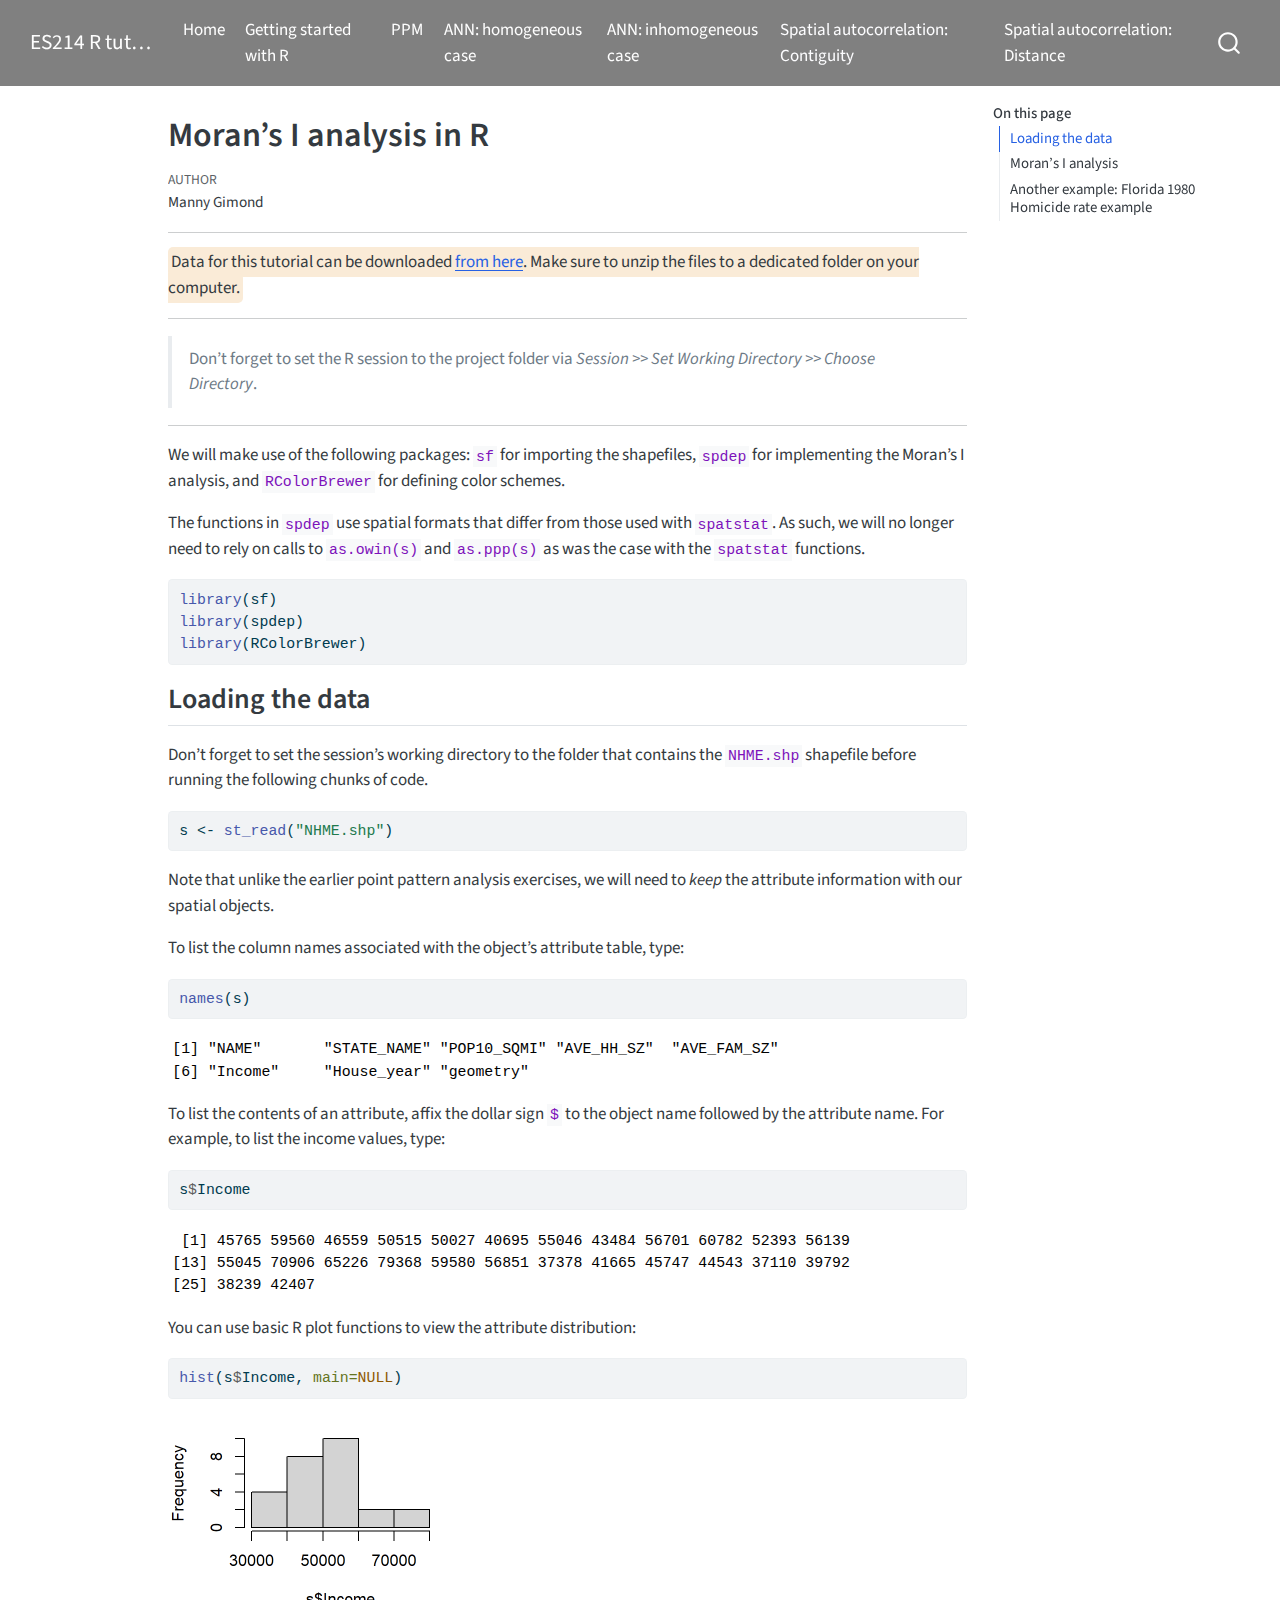
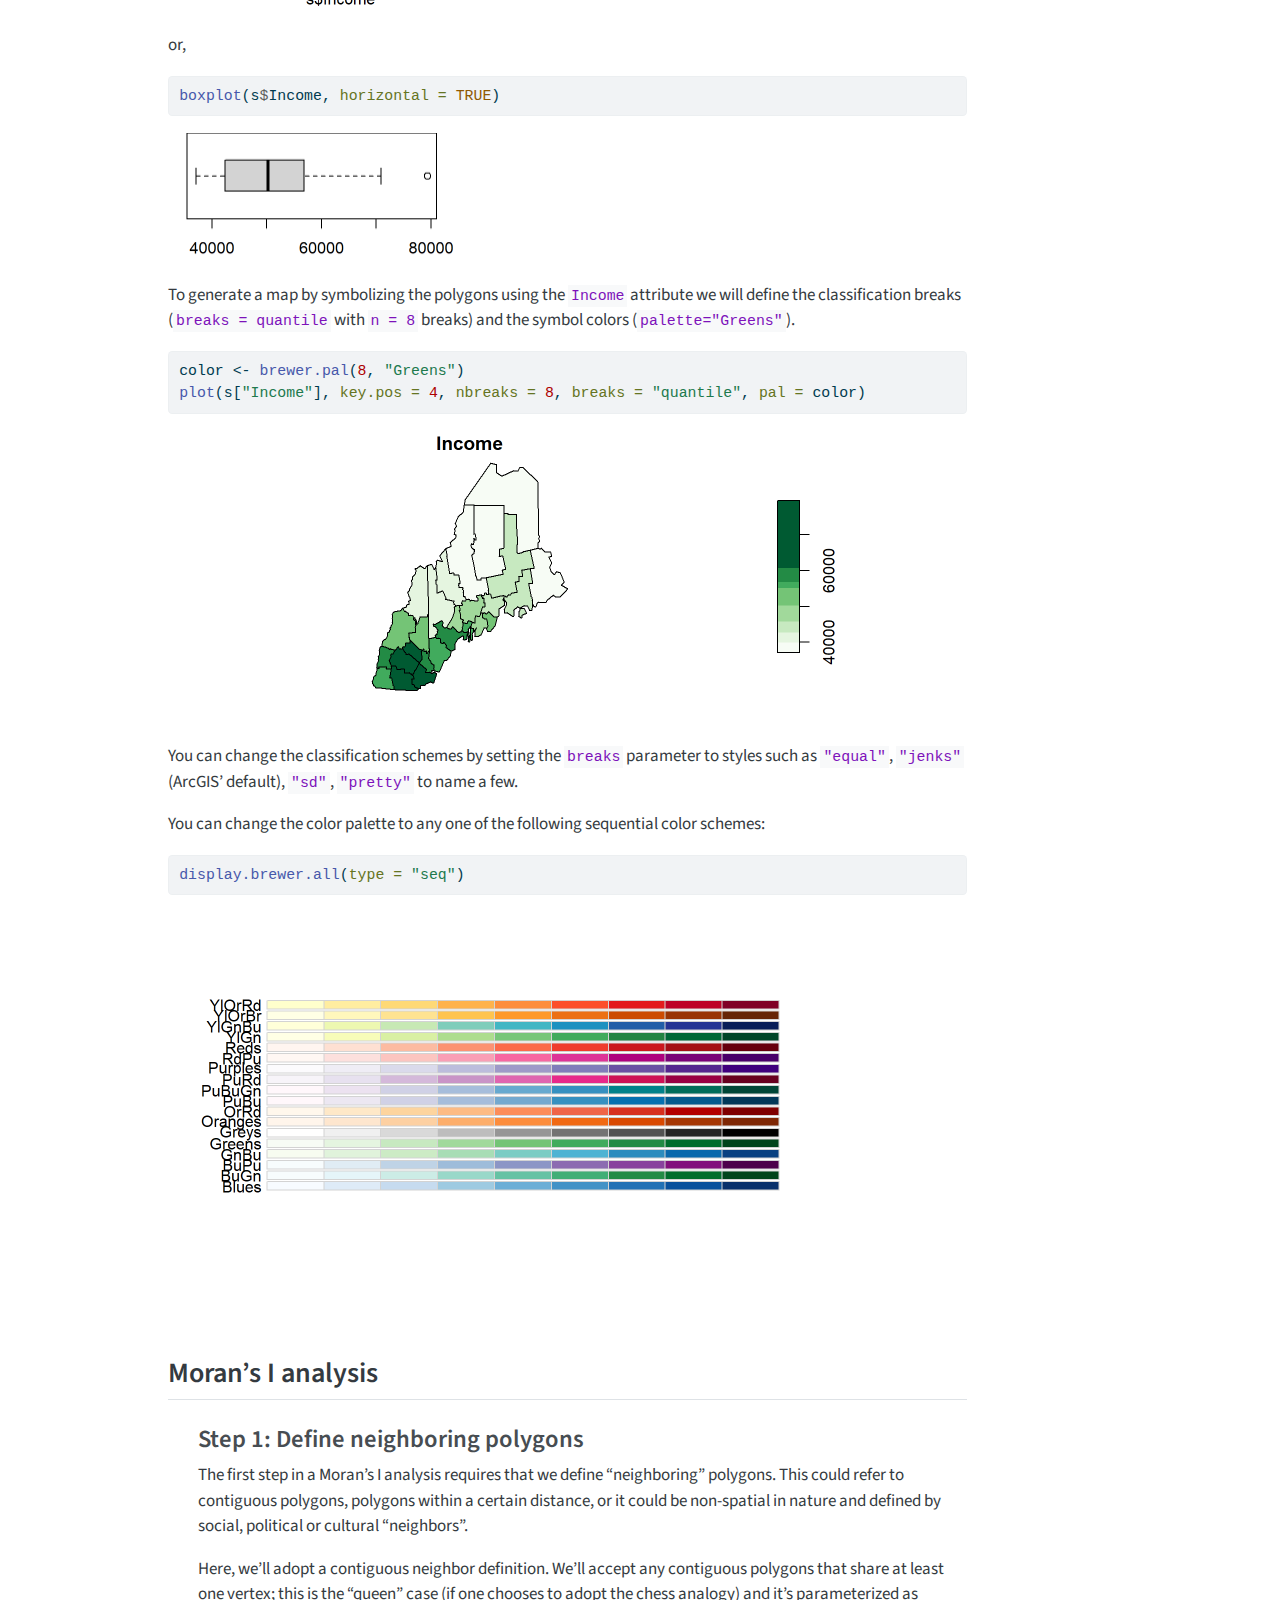
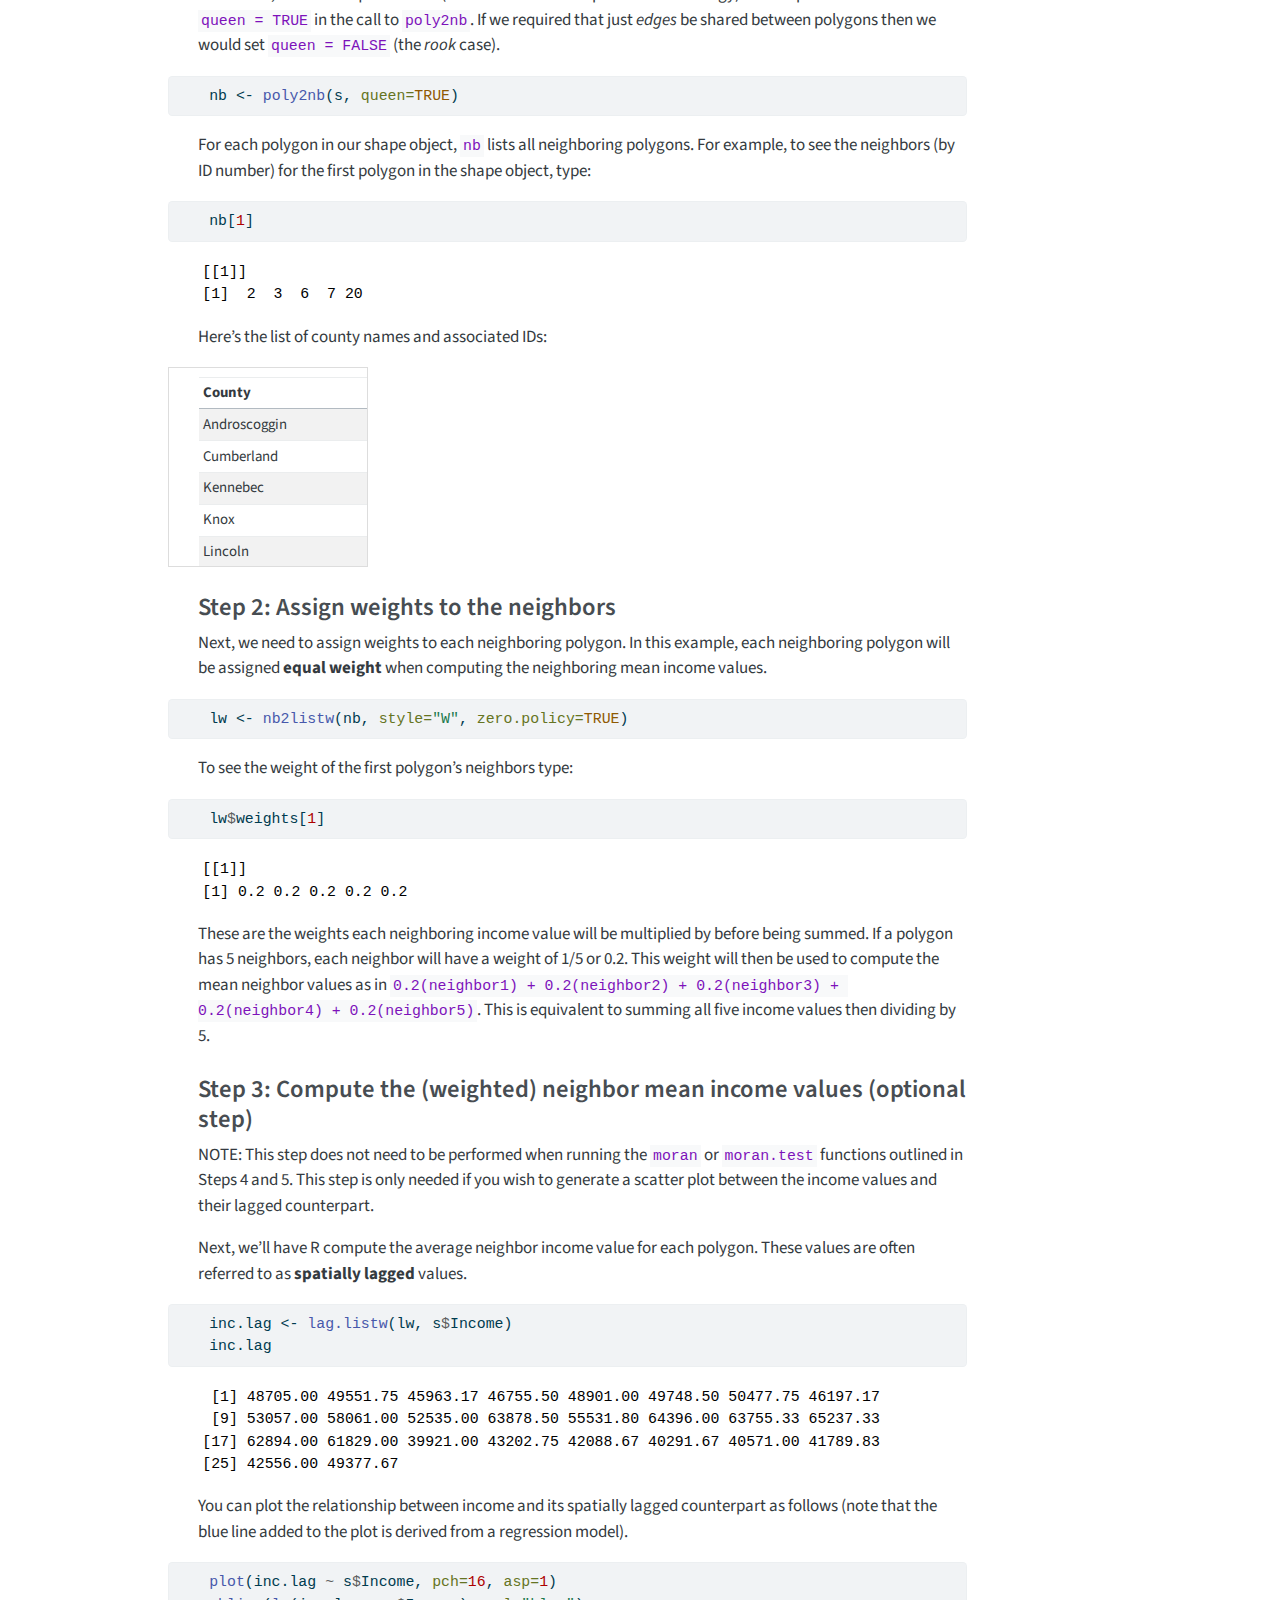
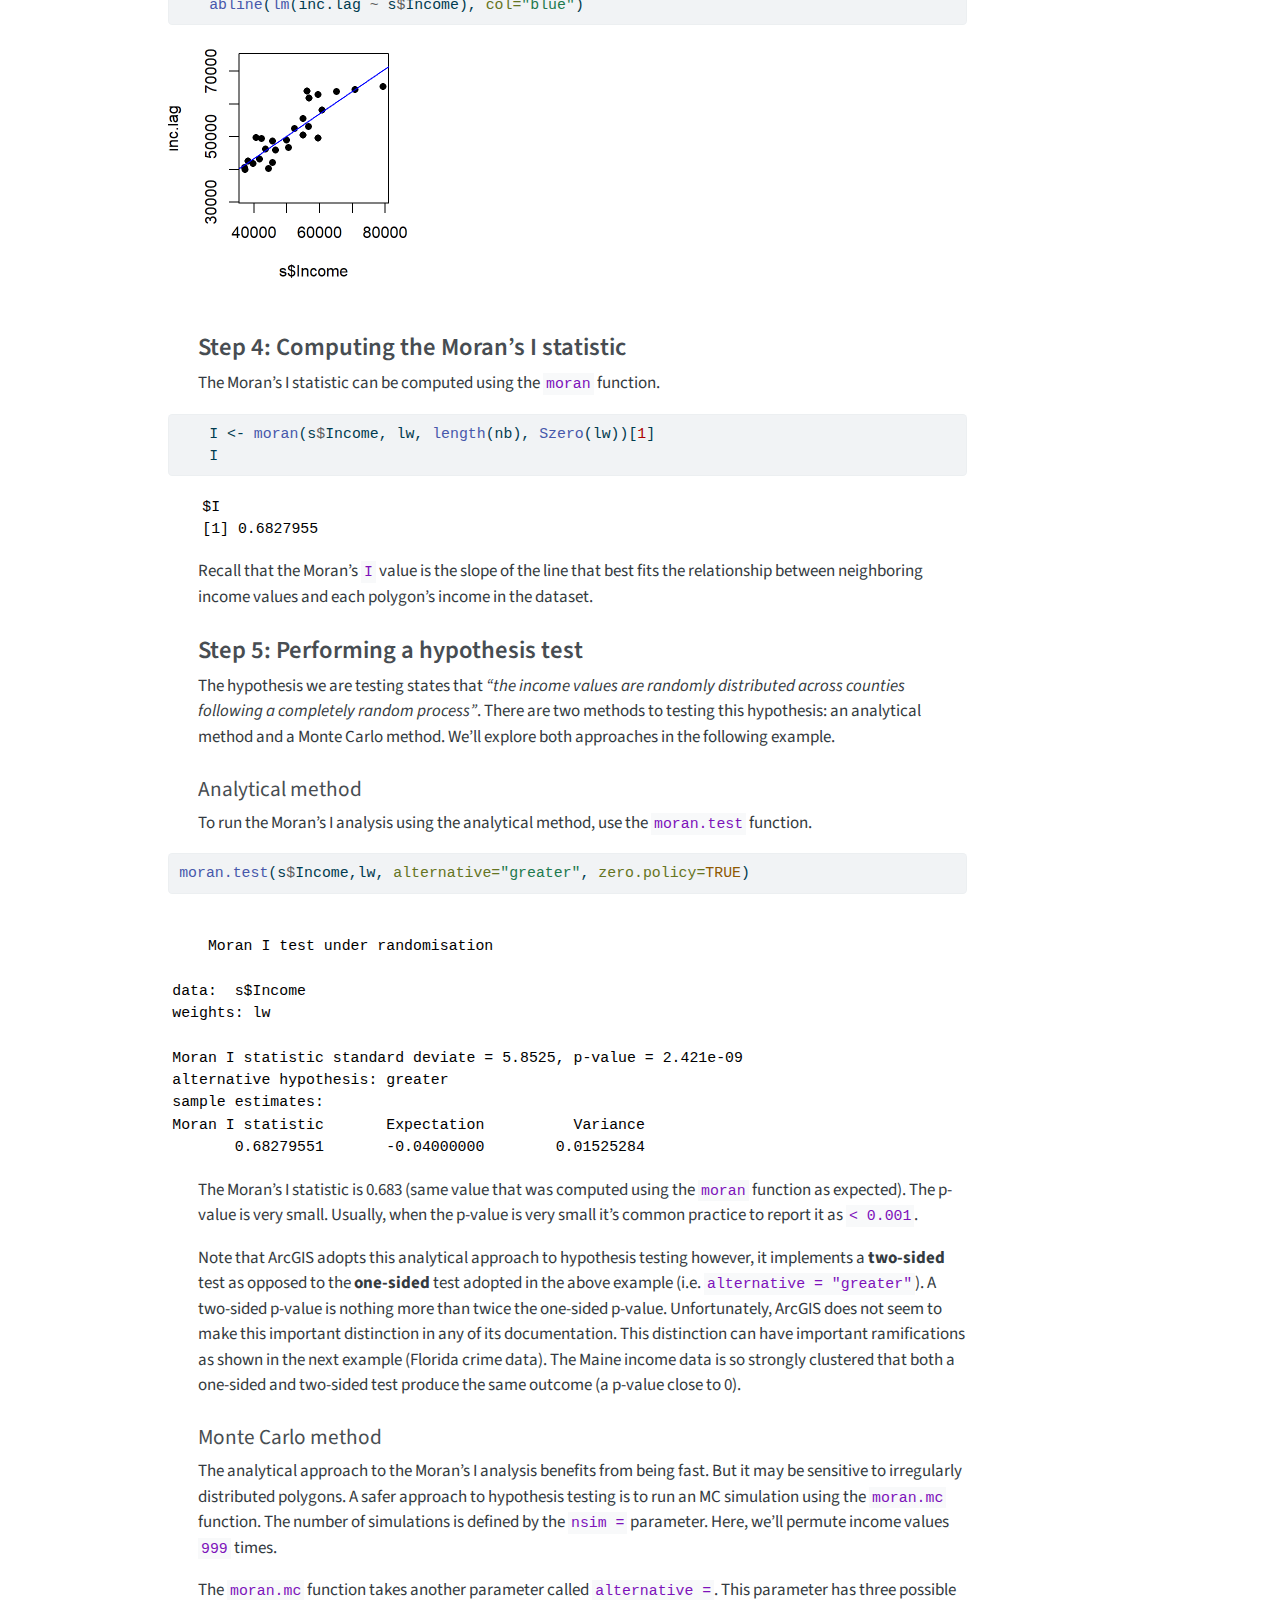
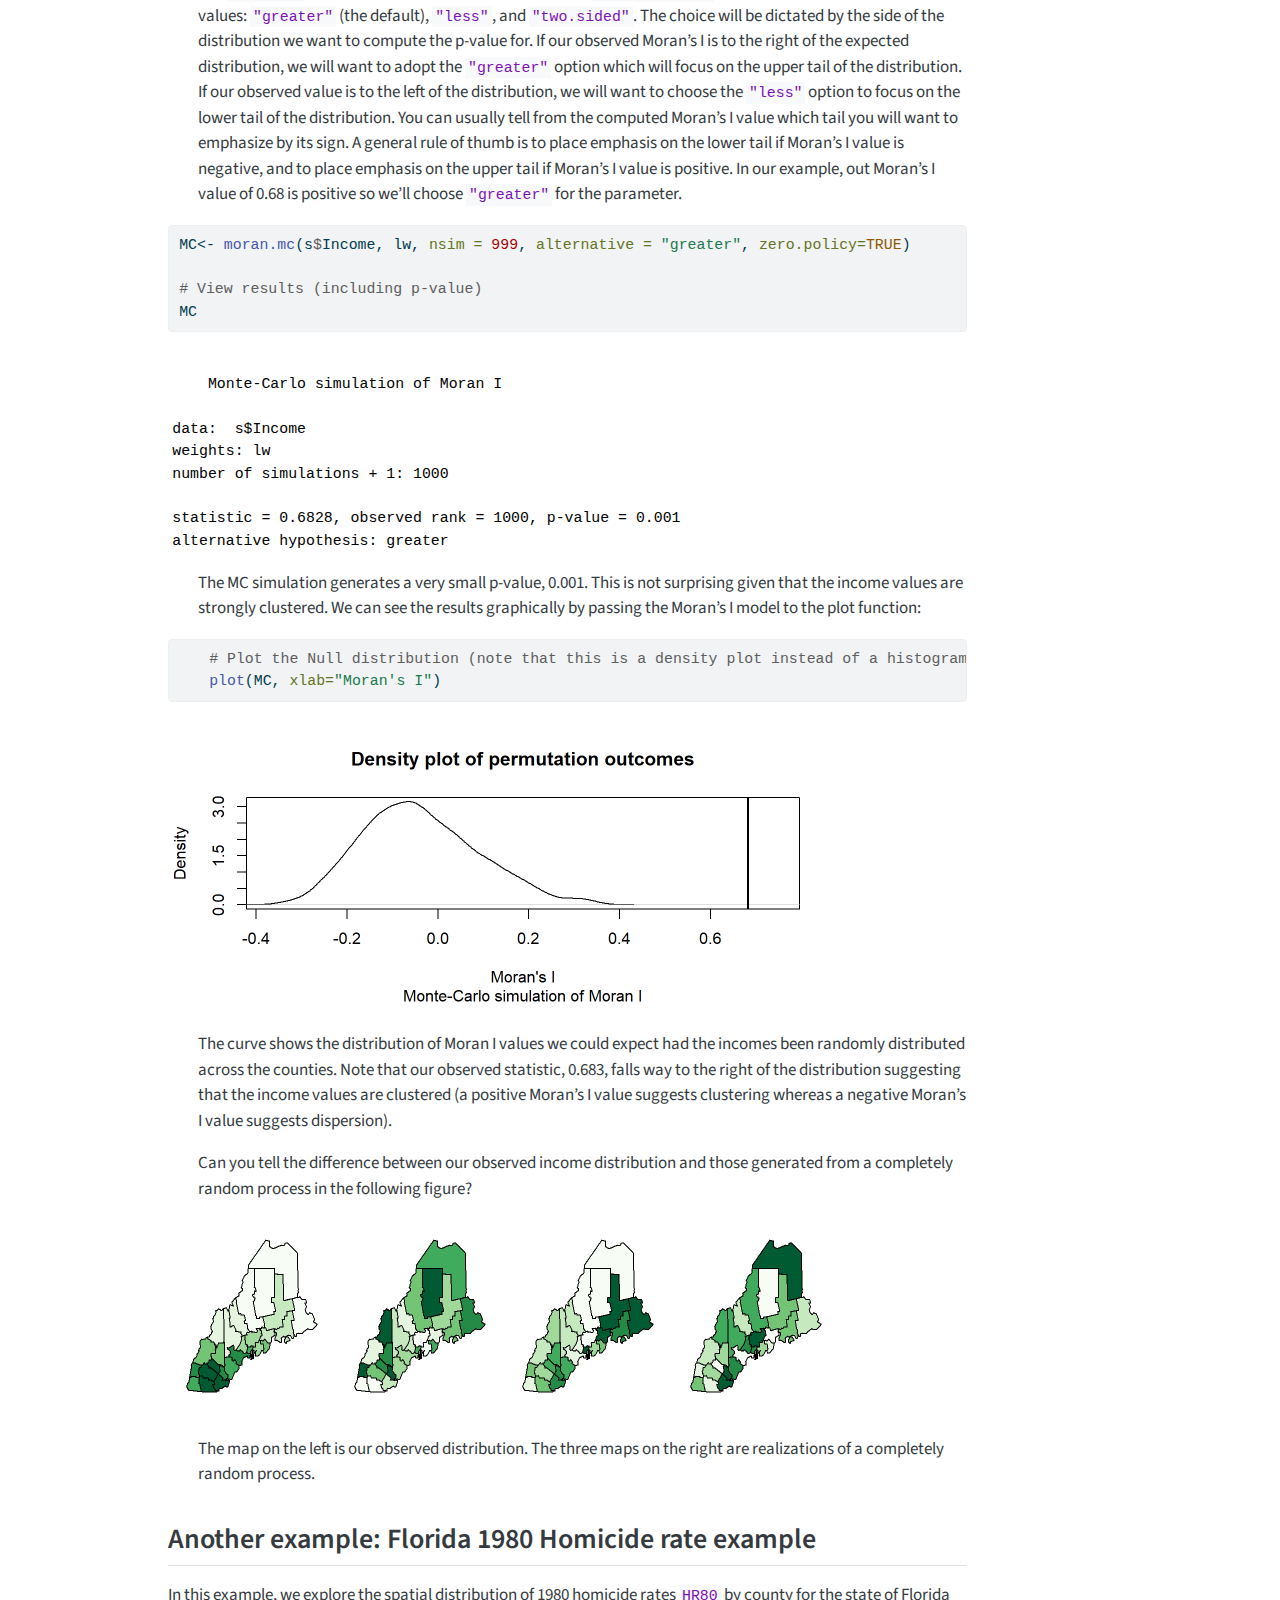
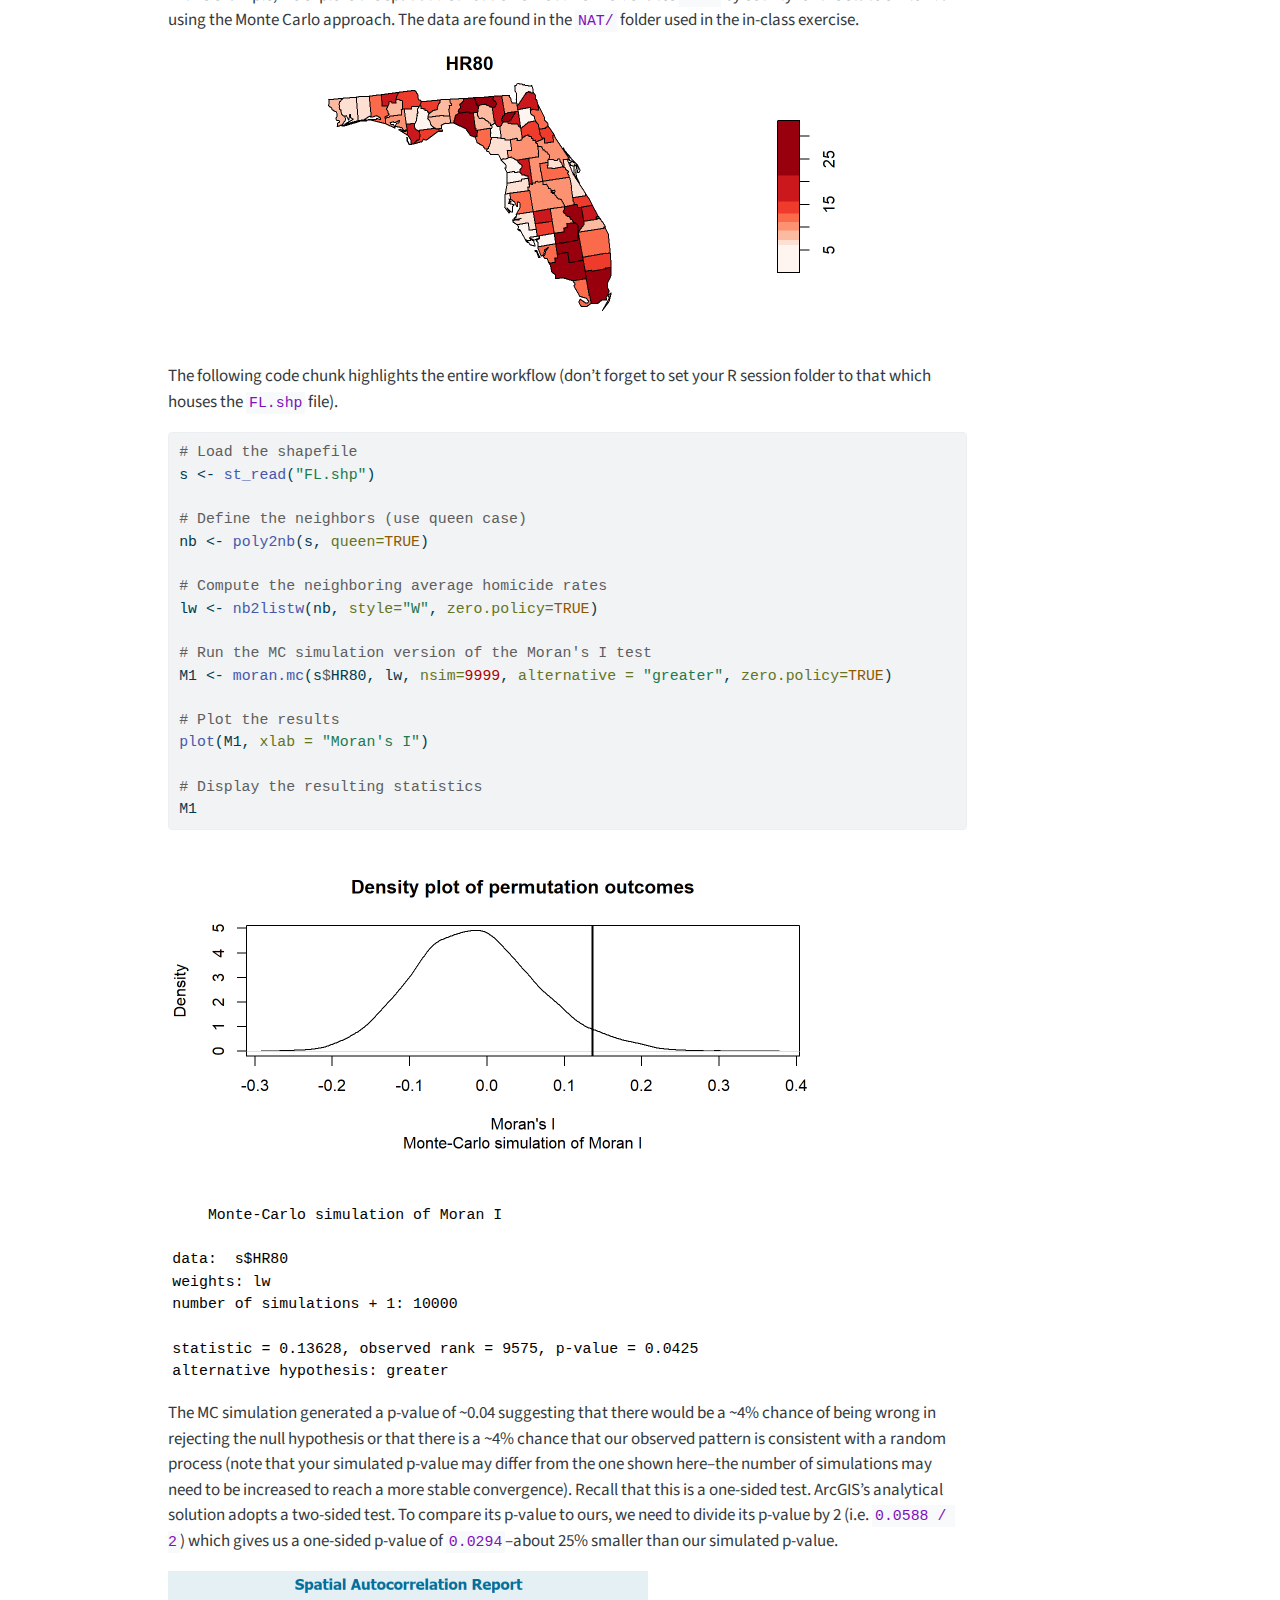
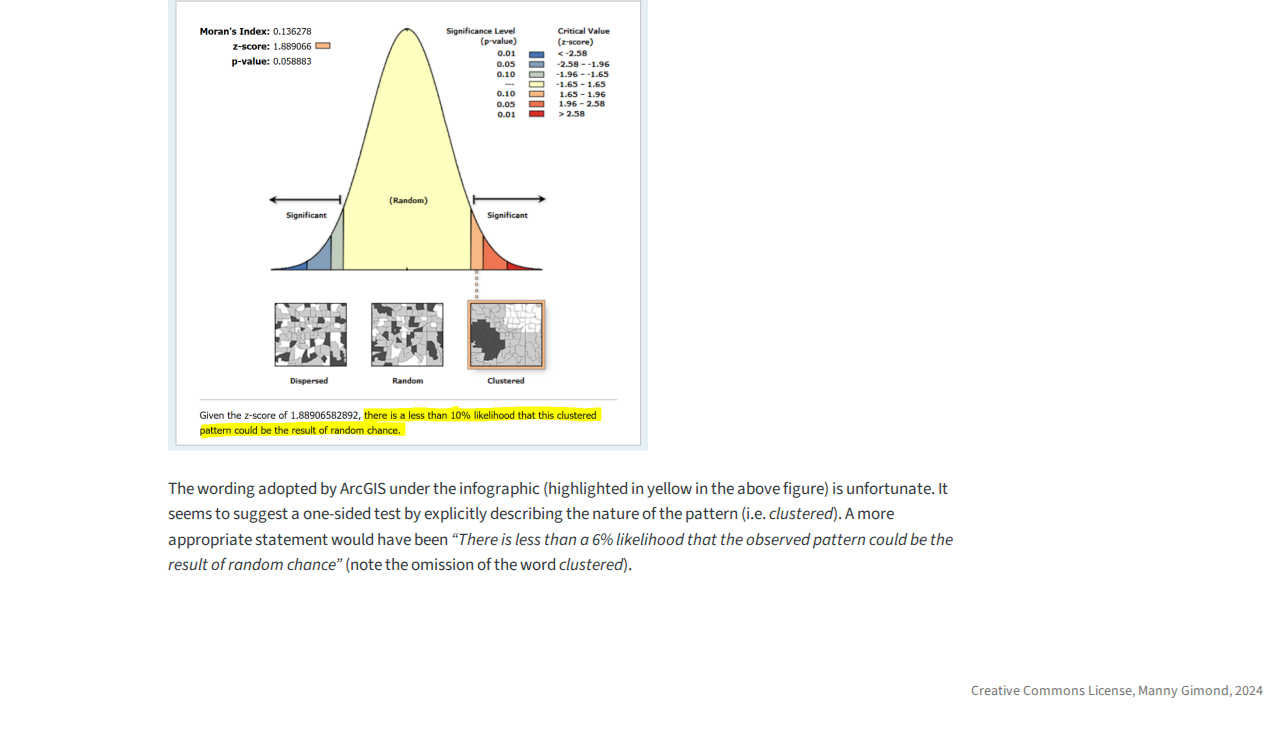
<file: docs/moranI/Mapping_and_Morans.html>
<!DOCTYPE html>
<html xmlns="http://www.w3.org/1999/xhtml" lang="en" xml:lang="en"><head>

<meta charset="utf-8">
<meta name="generator" content="quarto-1.5.57">

<meta name="viewport" content="width=device-width, initial-scale=1.0, user-scalable=yes">

<meta name="author" content="Manny Gimond">

<title>Moran’s I analysis in R – ES214 R tutorials</title>
<style>
code{white-space: pre-wrap;}
span.smallcaps{font-variant: small-caps;}
div.columns{display: flex; gap: min(4vw, 1.5em);}
div.column{flex: auto; overflow-x: auto;}
div.hanging-indent{margin-left: 1.5em; text-indent: -1.5em;}
ul.task-list{list-style: none;}
ul.task-list li input[type="checkbox"] {
  width: 0.8em;
  margin: 0 0.8em 0.2em -1em; /* quarto-specific, see https://github.com/quarto-dev/quarto-cli/issues/4556 */ 
  vertical-align: middle;
}
/* CSS for syntax highlighting */
pre > code.sourceCode { white-space: pre; position: relative; }
pre > code.sourceCode > span { line-height: 1.25; }
pre > code.sourceCode > span:empty { height: 1.2em; }
.sourceCode { overflow: visible; }
code.sourceCode > span { color: inherit; text-decoration: inherit; }
div.sourceCode { margin: 1em 0; }
pre.sourceCode { margin: 0; }
@media screen {
div.sourceCode { overflow: auto; }
}
@media print {
pre > code.sourceCode { white-space: pre-wrap; }
pre > code.sourceCode > span { display: inline-block; text-indent: -5em; padding-left: 5em; }
}
pre.numberSource code
  { counter-reset: source-line 0; }
pre.numberSource code > span
  { position: relative; left: -4em; counter-increment: source-line; }
pre.numberSource code > span > a:first-child::before
  { content: counter(source-line);
    position: relative; left: -1em; text-align: right; vertical-align: baseline;
    border: none; display: inline-block;
    -webkit-touch-callout: none; -webkit-user-select: none;
    -khtml-user-select: none; -moz-user-select: none;
    -ms-user-select: none; user-select: none;
    padding: 0 4px; width: 4em;
  }
pre.numberSource { margin-left: 3em;  padding-left: 4px; }
div.sourceCode
  {   }
@media screen {
pre > code.sourceCode > span > a:first-child::before { text-decoration: underline; }
}
</style>


<script src="../site_libs/quarto-nav/quarto-nav.js"></script>
<script src="../site_libs/quarto-nav/headroom.min.js"></script>
<script src="../site_libs/clipboard/clipboard.min.js"></script>
<script src="../site_libs/quarto-search/autocomplete.umd.js"></script>
<script src="../site_libs/quarto-search/fuse.min.js"></script>
<script src="../site_libs/quarto-search/quarto-search.js"></script>
<meta name="quarto:offset" content="../">
<script src="../site_libs/quarto-html/quarto.js"></script>
<script src="../site_libs/quarto-html/popper.min.js"></script>
<script src="../site_libs/quarto-html/tippy.umd.min.js"></script>
<script src="../site_libs/quarto-html/anchor.min.js"></script>
<link href="../site_libs/quarto-html/tippy.css" rel="stylesheet">
<link href="../site_libs/quarto-html/quarto-syntax-highlighting.css" rel="stylesheet" id="quarto-text-highlighting-styles">
<script src="../site_libs/bootstrap/bootstrap.min.js"></script>
<link href="../site_libs/bootstrap/bootstrap-icons.css" rel="stylesheet">
<link href="../site_libs/bootstrap/bootstrap.min.css" rel="stylesheet" id="quarto-bootstrap" data-mode="light">
<script id="quarto-search-options" type="application/json">{
  "location": "navbar",
  "copy-button": false,
  "collapse-after": 3,
  "panel-placement": "end",
  "type": "overlay",
  "limit": 50,
  "keyboard-shortcut": [
    "f",
    "/",
    "s"
  ],
  "show-item-context": false,
  "language": {
    "search-no-results-text": "No results",
    "search-matching-documents-text": "matching documents",
    "search-copy-link-title": "Copy link to search",
    "search-hide-matches-text": "Hide additional matches",
    "search-more-match-text": "more match in this document",
    "search-more-matches-text": "more matches in this document",
    "search-clear-button-title": "Clear",
    "search-text-placeholder": "",
    "search-detached-cancel-button-title": "Cancel",
    "search-submit-button-title": "Submit",
    "search-label": "Search"
  }
}</script>
<script src="../site_libs/kePrint-0.0.1/kePrint.js"></script>

<link href="../site_libs/lightable-0.0.1/lightable.css" rel="stylesheet">



<link rel="stylesheet" href="../styles.css">
</head>

<body class="nav-fixed">

<div id="quarto-search-results"></div>
  <header id="quarto-header" class="headroom fixed-top">
    <nav class="navbar navbar-expand-lg " data-bs-theme="dark">
      <div class="navbar-container container-fluid">
      <div class="navbar-brand-container mx-auto">
    <a class="navbar-brand" href="../index.html">
    <span class="navbar-title">ES214 R tutorials</span>
    </a>
  </div>
            <div id="quarto-search" class="" title="Search"></div>
          <button class="navbar-toggler" type="button" data-bs-toggle="collapse" data-bs-target="#navbarCollapse" aria-controls="navbarCollapse" role="menu" aria-expanded="false" aria-label="Toggle navigation" onclick="if (window.quartoToggleHeadroom) { window.quartoToggleHeadroom(); }">
  <span class="navbar-toggler-icon"></span>
</button>
          <div class="collapse navbar-collapse" id="navbarCollapse">
            <ul class="navbar-nav navbar-nav-scroll me-auto">
  <li class="nav-item">
    <a class="nav-link" href="../index.html"> 
<span class="menu-text">Home</span></a>
  </li>  
  <li class="nav-item">
    <a class="nav-link" href="../Getting_started_with_R/Getting_started_with_R.html"> 
<span class="menu-text">Getting started with R</span></a>
  </li>  
  <li class="nav-item">
    <a class="nav-link" href="../PPM/PPM_analysis.html"> 
<span class="menu-text">PPM</span></a>
  </li>  
  <li class="nav-item">
    <a class="nav-link" href="../Homogenous_ANN/Homogenous_ANN.html"> 
<span class="menu-text">ANN: homogeneous case</span></a>
  </li>  
  <li class="nav-item">
    <a class="nav-link" href="../Inhomogenous_ANN/Inhomogenous_ANN.html"> 
<span class="menu-text">ANN: inhomogeneous case</span></a>
  </li>  
  <li class="nav-item">
    <a class="nav-link active" href="../moranI/Mapping_and_Morans.html" aria-current="page"> 
<span class="menu-text">Spatial autocorrelation: Contiguity</span></a>
  </li>  
  <li class="nav-item">
    <a class="nav-link" href="../moranI_distance/MoranI_distance_band.html"> 
<span class="menu-text">Spatial autocorrelation: Distance</span></a>
  </li>  
</ul>
          </div> <!-- /navcollapse -->
            <div class="quarto-navbar-tools">
</div>
      </div> <!-- /container-fluid -->
    </nav>
</header>
<!-- content -->
<div id="quarto-content" class="quarto-container page-columns page-rows-contents page-layout-article page-navbar">
<!-- sidebar -->
<!-- margin-sidebar -->
    <div id="quarto-margin-sidebar" class="sidebar margin-sidebar">
        <nav id="TOC" role="doc-toc" class="toc-active">
    <h2 id="toc-title">On this page</h2>
   
  <ul>
  <li><a href="#loading-the-data" id="toc-loading-the-data" class="nav-link active" data-scroll-target="#loading-the-data">Loading the data</a></li>
  <li><a href="#morans-i-analysis" id="toc-morans-i-analysis" class="nav-link" data-scroll-target="#morans-i-analysis">Moran’s I analysis</a>
  <ul class="collapse">
  <li><a href="#step-1-define-neighboring-polygons" id="toc-step-1-define-neighboring-polygons" class="nav-link" data-scroll-target="#step-1-define-neighboring-polygons">Step 1: Define neighboring polygons</a></li>
  <li><a href="#step-2-assign-weights-to-the-neighbors" id="toc-step-2-assign-weights-to-the-neighbors" class="nav-link" data-scroll-target="#step-2-assign-weights-to-the-neighbors">Step 2: Assign weights to the neighbors</a></li>
  <li><a href="#step-3-compute-the-weighted-neighbor-mean-income-values-optional-step" id="toc-step-3-compute-the-weighted-neighbor-mean-income-values-optional-step" class="nav-link" data-scroll-target="#step-3-compute-the-weighted-neighbor-mean-income-values-optional-step">Step 3: Compute the (weighted) neighbor mean income values (optional step)</a></li>
  <li><a href="#step-4-computing-the-morans-i-statistic" id="toc-step-4-computing-the-morans-i-statistic" class="nav-link" data-scroll-target="#step-4-computing-the-morans-i-statistic">Step 4: Computing the Moran’s I statistic</a></li>
  <li><a href="#step-5-performing-a-hypothesis-test" id="toc-step-5-performing-a-hypothesis-test" class="nav-link" data-scroll-target="#step-5-performing-a-hypothesis-test">Step 5: Performing a hypothesis test</a></li>
  </ul></li>
  <li><a href="#another-example-florida-1980-homicide-rate-example" id="toc-another-example-florida-1980-homicide-rate-example" class="nav-link" data-scroll-target="#another-example-florida-1980-homicide-rate-example">Another example: Florida 1980 Homicide rate example</a></li>
  </ul>
</nav>
    </div>
<!-- main -->
<main class="content" id="quarto-document-content">

<header id="title-block-header" class="quarto-title-block default">
<div class="quarto-title">
<h1 class="title">Moran’s I analysis in R</h1>
</div>



<div class="quarto-title-meta">

    <div>
    <div class="quarto-title-meta-heading">Author</div>
    <div class="quarto-title-meta-contents">
             <p>Manny Gimond </p>
          </div>
  </div>
    
  
    
  </div>
  


</header>


<hr>
<p><span class="block1">Data for this tutorial can be downloaded <a href="./data.zip">from here</a>. Make sure to unzip the files to a dedicated folder on your computer.</span></p>
<hr>
<blockquote class="blockquote">
<p>Don’t forget to set the R session to the project folder via <em>Session &gt;&gt; Set Working Directory &gt;&gt; Choose Directory</em>.</p>
</blockquote>
<hr>
<p>We will make use of the following packages: <code>sf</code> for importing the shapefiles, <code>spdep</code> for implementing the Moran’s I analysis, and <code>RColorBrewer</code> for defining color schemes.</p>
<p>The functions in <code>spdep</code> use spatial formats that differ from those used with <code>spatstat</code>. As such, we will no longer need to rely on calls to <code>as.owin(s)</code> and <code>as.ppp(s)</code> as was the case with the <code>spatstat</code> functions.</p>
<div class="cell">
<div class="sourceCode cell-code" id="cb1"><pre class="sourceCode r code-with-copy"><code class="sourceCode r"><span id="cb1-1"><a href="#cb1-1" aria-hidden="true" tabindex="-1"></a><span class="fu">library</span>(sf)</span>
<span id="cb1-2"><a href="#cb1-2" aria-hidden="true" tabindex="-1"></a><span class="fu">library</span>(spdep)</span>
<span id="cb1-3"><a href="#cb1-3" aria-hidden="true" tabindex="-1"></a><span class="fu">library</span>(RColorBrewer)</span></code><button title="Copy to Clipboard" class="code-copy-button"><i class="bi"></i></button></pre></div>
</div>
<section id="loading-the-data" class="level2">
<h2 class="anchored" data-anchor-id="loading-the-data">Loading the data</h2>
<p>Don’t forget to set the session’s working directory to the folder that contains the <code>NHME.shp</code> shapefile before running the following chunks of code.</p>
<div class="cell">
<div class="sourceCode cell-code" id="cb2"><pre class="sourceCode r code-with-copy"><code class="sourceCode r"><span id="cb2-1"><a href="#cb2-1" aria-hidden="true" tabindex="-1"></a>s <span class="ot">&lt;-</span> <span class="fu">st_read</span>(<span class="st">"NHME.shp"</span>)</span></code><button title="Copy to Clipboard" class="code-copy-button"><i class="bi"></i></button></pre></div>
</div>
<p>Note that unlike the earlier point pattern analysis exercises, we will need to <em>keep</em> the attribute information with our spatial objects.</p>
<p>To list the column names associated with the object’s attribute table, type:</p>
<div class="cell">
<div class="sourceCode cell-code" id="cb3"><pre class="sourceCode r code-with-copy"><code class="sourceCode r"><span id="cb3-1"><a href="#cb3-1" aria-hidden="true" tabindex="-1"></a><span class="fu">names</span>(s)</span></code><button title="Copy to Clipboard" class="code-copy-button"><i class="bi"></i></button></pre></div>
<div class="cell-output cell-output-stdout">
<pre><code>[1] "NAME"       "STATE_NAME" "POP10_SQMI" "AVE_HH_SZ"  "AVE_FAM_SZ"
[6] "Income"     "House_year" "geometry"  </code></pre>
</div>
</div>
<p>To list the contents of an attribute, affix the dollar sign <code>$</code> to the object name followed by the attribute name. For example, to list the income values, type:</p>
<div class="cell">
<div class="sourceCode cell-code" id="cb5"><pre class="sourceCode r code-with-copy"><code class="sourceCode r"><span id="cb5-1"><a href="#cb5-1" aria-hidden="true" tabindex="-1"></a>s<span class="sc">$</span>Income</span></code><button title="Copy to Clipboard" class="code-copy-button"><i class="bi"></i></button></pre></div>
<div class="cell-output cell-output-stdout">
<pre><code> [1] 45765 59560 46559 50515 50027 40695 55046 43484 56701 60782 52393 56139
[13] 55045 70906 65226 79368 59580 56851 37378 41665 45747 44543 37110 39792
[25] 38239 42407</code></pre>
</div>
</div>
<p>You can use basic R plot functions to view the attribute distribution:</p>
<div class="cell">
<div class="sourceCode cell-code" id="cb7"><pre class="sourceCode r code-with-copy"><code class="sourceCode r"><span id="cb7-1"><a href="#cb7-1" aria-hidden="true" tabindex="-1"></a><span class="fu">hist</span>(s<span class="sc">$</span>Income, <span class="at">main=</span><span class="cn">NULL</span>)</span></code><button title="Copy to Clipboard" class="code-copy-button"><i class="bi"></i></button></pre></div>
<div class="cell-output-display">
<div>
<figure class="figure">
<p><img src="Mapping_and_Morans_files/figure-html/unnamed-chunk-5-1.png" class="img-fluid figure-img" width="288"></p>
</figure>
</div>
</div>
</div>
<p>or,</p>
<div class="cell">
<div class="sourceCode cell-code" id="cb8"><pre class="sourceCode r code-with-copy"><code class="sourceCode r"><span id="cb8-1"><a href="#cb8-1" aria-hidden="true" tabindex="-1"></a><span class="fu">boxplot</span>(s<span class="sc">$</span>Income, <span class="at">horizontal =</span> <span class="cn">TRUE</span>)</span></code><button title="Copy to Clipboard" class="code-copy-button"><i class="bi"></i></button></pre></div>
<div class="cell-output-display">
<div>
<figure class="figure">
<p><img src="Mapping_and_Morans_files/figure-html/unnamed-chunk-6-1.png" class="img-fluid figure-img" width="288"></p>
</figure>
</div>
</div>
</div>
<p>To generate a map by symbolizing the polygons using the <code>Income</code> attribute we will define the classification breaks (<code>breaks = quantile</code> with <code>n = 8</code> breaks) and the symbol colors (<code>palette="Greens"</code>).</p>
<div class="cell">
<div class="sourceCode cell-code" id="cb9"><pre class="sourceCode r code-with-copy"><code class="sourceCode r"><span id="cb9-1"><a href="#cb9-1" aria-hidden="true" tabindex="-1"></a>color <span class="ot">&lt;-</span> <span class="fu">brewer.pal</span>(<span class="dv">8</span>, <span class="st">"Greens"</span>)</span>
<span id="cb9-2"><a href="#cb9-2" aria-hidden="true" tabindex="-1"></a><span class="fu">plot</span>(s[<span class="st">"Income"</span>], <span class="at">key.pos =</span> <span class="dv">4</span>, <span class="at">nbreaks =</span> <span class="dv">8</span>, <span class="at">breaks =</span> <span class="st">"quantile"</span>, <span class="at">pal =</span> color)</span></code><button title="Copy to Clipboard" class="code-copy-button"><i class="bi"></i></button></pre></div>
<div class="cell-output-display">
<div>
<figure class="figure">
<p><img src="Mapping_and_Morans_files/figure-html/unnamed-chunk-7-1.png" class="img-fluid figure-img" width="672"></p>
</figure>
</div>
</div>
</div>
<p>You can change the classification schemes by setting the <code>breaks</code> parameter to styles such as <code>"equal"</code>, <code>"jenks"</code> (ArcGIS’ default), <code>"sd"</code>, <code>"pretty"</code> to name a few.</p>
<p>You can change the color palette to any one of the following sequential color schemes:</p>
<div class="cell">
<div class="sourceCode cell-code" id="cb10"><pre class="sourceCode r code-with-copy"><code class="sourceCode r"><span id="cb10-1"><a href="#cb10-1" aria-hidden="true" tabindex="-1"></a><span class="fu">display.brewer.all</span>(<span class="at">type =</span> <span class="st">"seq"</span>)</span></code><button title="Copy to Clipboard" class="code-copy-button"><i class="bi"></i></button></pre></div>
<div class="cell-output-display">
<div>
<figure class="figure">
<p><img src="Mapping_and_Morans_files/figure-html/unnamed-chunk-8-1.png" class="img-fluid figure-img" width="672"></p>
</figure>
</div>
</div>
</div>
</section>
<section id="morans-i-analysis" class="level2">
<h2 class="anchored" data-anchor-id="morans-i-analysis">Moran’s I analysis</h2>
<section id="step-1-define-neighboring-polygons" class="level3">
<h3 class="anchored" data-anchor-id="step-1-define-neighboring-polygons">Step 1: Define neighboring polygons</h3>
<p>The first step in a Moran’s I analysis requires that we define “neighboring” polygons. This could refer to contiguous polygons, polygons within a certain distance, or it could be non-spatial in nature and defined by social, political or cultural “neighbors”.</p>
<p>Here, we’ll adopt a contiguous neighbor definition. We’ll accept any contiguous polygons that share at least one vertex; this is the “queen” case (if one chooses to adopt the chess analogy) and it’s parameterized as <code>queen = TRUE</code> in the call to <code>poly2nb</code>. If we required that just <em>edges</em> be shared between polygons then we would set <code>queen = FALSE</code> (the <em>rook</em> case).</p>
<div class="cell">
<div class="sourceCode cell-code" id="cb11"><pre class="sourceCode r divh3 code-with-copy"><code class="sourceCode r"><span id="cb11-1"><a href="#cb11-1" aria-hidden="true" tabindex="-1"></a>nb <span class="ot">&lt;-</span> <span class="fu">poly2nb</span>(s, <span class="at">queen=</span><span class="cn">TRUE</span>)</span></code><button title="Copy to Clipboard" class="code-copy-button"><i class="bi"></i></button></pre></div>
</div>
<p>For each polygon in our shape object, <code>nb</code> lists all neighboring polygons. For example, to see the neighbors (by ID number) for the first polygon in the shape object, type:</p>
<div class="cell">
<div class="sourceCode cell-code" id="cb12"><pre class="sourceCode r divh3 code-with-copy"><code class="sourceCode r"><span id="cb12-1"><a href="#cb12-1" aria-hidden="true" tabindex="-1"></a>nb[<span class="dv">1</span>]</span></code><button title="Copy to Clipboard" class="code-copy-button"><i class="bi"></i></button></pre></div>
<div class="cell-output cell-output-stdout">
<pre class="divh3"><code>[[1]]
[1]  2  3  6  7 20</code></pre>
</div>
</div>
<p>Here’s the list of county names and associated IDs:</p>
<div class="cell">
<div class="cell-output-display">
<div style="border: 1px solid #ddd; padding: 0px; overflow-y: scroll; height:200px; overflow-x: scroll; width:200px; ">
<table class="divh3 caption-top table table-sm table-striped small" data-quarto-postprocess="true">
<thead>
<tr class="header">
<th data-quarto-table-cell-role="th" style="text-align: left; position: sticky; top: 0; background-color: #FFFFFF;">County</th>
<th data-quarto-table-cell-role="th" style="text-align: right; position: sticky; top: 0; background-color: #FFFFFF;">ID</th>
</tr>
</thead>
<tbody>
<tr class="odd">
<td style="text-align: left;">Androscoggin</td>
<td style="text-align: right;">1</td>
</tr>
<tr class="even">
<td style="text-align: left;">Cumberland</td>
<td style="text-align: right;">2</td>
</tr>
<tr class="odd">
<td style="text-align: left;">Kennebec</td>
<td style="text-align: right;">3</td>
</tr>
<tr class="even">
<td style="text-align: left;">Knox</td>
<td style="text-align: right;">4</td>
</tr>
<tr class="odd">
<td style="text-align: left;">Lincoln</td>
<td style="text-align: right;">5</td>
</tr>
<tr class="even">
<td style="text-align: left;">Oxford</td>
<td style="text-align: right;">6</td>
</tr>
<tr class="odd">
<td style="text-align: left;">Sagadahoc</td>
<td style="text-align: right;">7</td>
</tr>
<tr class="even">
<td style="text-align: left;">Waldo</td>
<td style="text-align: right;">8</td>
</tr>
<tr class="odd">
<td style="text-align: left;">York</td>
<td style="text-align: right;">9</td>
</tr>
<tr class="even">
<td style="text-align: left;">Belknap</td>
<td style="text-align: right;">10</td>
</tr>
<tr class="odd">
<td style="text-align: left;">Carroll</td>
<td style="text-align: right;">11</td>
</tr>
<tr class="even">
<td style="text-align: left;">Cheshire</td>
<td style="text-align: right;">12</td>
</tr>
<tr class="odd">
<td style="text-align: left;">Grafton</td>
<td style="text-align: right;">13</td>
</tr>
<tr class="even">
<td style="text-align: left;">Hillsborough</td>
<td style="text-align: right;">14</td>
</tr>
<tr class="odd">
<td style="text-align: left;">Merrimack</td>
<td style="text-align: right;">15</td>
</tr>
<tr class="even">
<td style="text-align: left;">Rockingham</td>
<td style="text-align: right;">16</td>
</tr>
<tr class="odd">
<td style="text-align: left;">Strafford</td>
<td style="text-align: right;">17</td>
</tr>
<tr class="even">
<td style="text-align: left;">Sullivan</td>
<td style="text-align: right;">18</td>
</tr>
<tr class="odd">
<td style="text-align: left;">Aroostook</td>
<td style="text-align: right;">19</td>
</tr>
<tr class="even">
<td style="text-align: left;">Franklin</td>
<td style="text-align: right;">20</td>
</tr>
<tr class="odd">
<td style="text-align: left;">Hancock</td>
<td style="text-align: right;">21</td>
</tr>
<tr class="even">
<td style="text-align: left;">Penobscot</td>
<td style="text-align: right;">22</td>
</tr>
<tr class="odd">
<td style="text-align: left;">Piscataquis</td>
<td style="text-align: right;">23</td>
</tr>
<tr class="even">
<td style="text-align: left;">Somerset</td>
<td style="text-align: right;">24</td>
</tr>
<tr class="odd">
<td style="text-align: left;">Washington</td>
<td style="text-align: right;">25</td>
</tr>
<tr class="even">
<td style="text-align: left;">Coos</td>
<td style="text-align: right;">26</td>
</tr>
</tbody>
</table>
</div>

</div>
</div>
</section>
<section id="step-2-assign-weights-to-the-neighbors" class="level3">
<h3 class="anchored" data-anchor-id="step-2-assign-weights-to-the-neighbors">Step 2: Assign weights to the neighbors</h3>
<p>Next, we need to assign weights to each neighboring polygon. In this example, each neighboring polygon will be assigned <strong>equal weight</strong> when computing the neighboring mean income values.</p>
<div class="cell">
<div class="sourceCode cell-code" id="cb14"><pre class="sourceCode r divh3 code-with-copy"><code class="sourceCode r"><span id="cb14-1"><a href="#cb14-1" aria-hidden="true" tabindex="-1"></a>lw <span class="ot">&lt;-</span> <span class="fu">nb2listw</span>(nb, <span class="at">style=</span><span class="st">"W"</span>, <span class="at">zero.policy=</span><span class="cn">TRUE</span>)</span></code><button title="Copy to Clipboard" class="code-copy-button"><i class="bi"></i></button></pre></div>
</div>
<p>To see the weight of the first polygon’s neighbors type:</p>
<div class="cell">
<div class="sourceCode cell-code" id="cb15"><pre class="sourceCode r divh3 code-with-copy"><code class="sourceCode r"><span id="cb15-1"><a href="#cb15-1" aria-hidden="true" tabindex="-1"></a>lw<span class="sc">$</span>weights[<span class="dv">1</span>]</span></code><button title="Copy to Clipboard" class="code-copy-button"><i class="bi"></i></button></pre></div>
<div class="cell-output cell-output-stdout">
<pre class="divh3"><code>[[1]]
[1] 0.2 0.2 0.2 0.2 0.2</code></pre>
</div>
</div>
<p>These are the weights each neighboring income value will be multiplied by before being summed. If a polygon has 5 neighbors, each neighbor will have a weight of 1/5 or 0.2. This weight will then be used to compute the mean neighbor values as in <code>0.2(neighbor1) + 0.2(neighbor2) + 0.2(neighbor3) + 0.2(neighbor4) + 0.2(neighbor5)</code>. This is equivalent to summing all five income values then dividing by 5.</p>
</section>
<section id="step-3-compute-the-weighted-neighbor-mean-income-values-optional-step" class="level3">
<h3 class="anchored" data-anchor-id="step-3-compute-the-weighted-neighbor-mean-income-values-optional-step">Step 3: Compute the (weighted) neighbor mean income values (optional step)</h3>
<p>NOTE: This step does not need to be performed when running the <code>moran</code> or <code>moran.test</code> functions outlined in Steps 4 and 5. This step is only needed if you wish to generate a scatter plot between the income values and their lagged counterpart.</p>
<p>Next, we’ll have R compute the average neighbor income value for each polygon. These values are often referred to as <strong>spatially lagged</strong> values.</p>
<div class="cell">
<div class="sourceCode cell-code" id="cb17"><pre class="sourceCode r divh3 code-with-copy"><code class="sourceCode r"><span id="cb17-1"><a href="#cb17-1" aria-hidden="true" tabindex="-1"></a>inc.lag <span class="ot">&lt;-</span> <span class="fu">lag.listw</span>(lw, s<span class="sc">$</span>Income)</span>
<span id="cb17-2"><a href="#cb17-2" aria-hidden="true" tabindex="-1"></a>inc.lag</span></code><button title="Copy to Clipboard" class="code-copy-button"><i class="bi"></i></button></pre></div>
<div class="cell-output cell-output-stdout">
<pre class="divh3"><code> [1] 48705.00 49551.75 45963.17 46755.50 48901.00 49748.50 50477.75 46197.17
 [9] 53057.00 58061.00 52535.00 63878.50 55531.80 64396.00 63755.33 65237.33
[17] 62894.00 61829.00 39921.00 43202.75 42088.67 40291.67 40571.00 41789.83
[25] 42556.00 49377.67</code></pre>
</div>
</div>
<p>You can plot the relationship between income and its spatially lagged counterpart as follows (note that the blue line added to the plot is derived from a regression model).</p>
<div class="cell">
<div class="sourceCode cell-code" id="cb19"><pre class="sourceCode r divh3 code-with-copy"><code class="sourceCode r"><span id="cb19-1"><a href="#cb19-1" aria-hidden="true" tabindex="-1"></a><span class="fu">plot</span>(inc.lag <span class="sc">~</span> s<span class="sc">$</span>Income, <span class="at">pch=</span><span class="dv">16</span>, <span class="at">asp=</span><span class="dv">1</span>)</span>
<span id="cb19-2"><a href="#cb19-2" aria-hidden="true" tabindex="-1"></a><span class="fu">abline</span>(<span class="fu">lm</span>(inc.lag <span class="sc">~</span> s<span class="sc">$</span>Income), <span class="at">col=</span><span class="st">"blue"</span>)</span></code><button title="Copy to Clipboard" class="code-copy-button"><i class="bi"></i></button></pre></div>
<div class="cell-output-display">
<div>
<figure class="figure">
<p><img src="Mapping_and_Morans_files/figure-html/unnamed-chunk-15-1.png" class="img-fluid figure-img" width="240"></p>
</figure>
</div>
</div>
</div>
</section>
<section id="step-4-computing-the-morans-i-statistic" class="level3">
<h3 class="anchored" data-anchor-id="step-4-computing-the-morans-i-statistic">Step 4: Computing the Moran’s I statistic</h3>
<p>The Moran’s I statistic can be computed using the <code>moran</code> function.</p>
<div class="cell">
<div class="sourceCode cell-code" id="cb20"><pre class="sourceCode r divh3 code-with-copy"><code class="sourceCode r"><span id="cb20-1"><a href="#cb20-1" aria-hidden="true" tabindex="-1"></a>I <span class="ot">&lt;-</span> <span class="fu">moran</span>(s<span class="sc">$</span>Income, lw, <span class="fu">length</span>(nb), <span class="fu">Szero</span>(lw))[<span class="dv">1</span>]</span>
<span id="cb20-2"><a href="#cb20-2" aria-hidden="true" tabindex="-1"></a>I</span></code><button title="Copy to Clipboard" class="code-copy-button"><i class="bi"></i></button></pre></div>
<div class="cell-output cell-output-stdout">
<pre class="divh3"><code>$I
[1] 0.6827955</code></pre>
</div>
</div>
<p>Recall that the Moran’s <code>I</code> value is the slope of the line that best fits the relationship between neighboring income values and each polygon’s income in the dataset.</p>
</section>
<section id="step-5-performing-a-hypothesis-test" class="level3">
<h3 class="anchored" data-anchor-id="step-5-performing-a-hypothesis-test">Step 5: Performing a hypothesis test</h3>
<p>The hypothesis we are testing states that <em>“the income values are randomly distributed across counties following a completely random process”</em>. There are two methods to testing this hypothesis: an analytical method and a Monte Carlo method. We’ll explore both approaches in the following example.</p>
<section id="analytical-method" class="level4">
<h4 class="anchored" data-anchor-id="analytical-method">Analytical method</h4>
<p>To run the Moran’s I analysis using the analytical method, use the <code>moran.test</code> function.</p>
<div class="cell">
<div class="sourceCode cell-code" id="cb22"><pre class="sourceCode r code-with-copy"><code class="sourceCode r"><span id="cb22-1"><a href="#cb22-1" aria-hidden="true" tabindex="-1"></a><span class="fu">moran.test</span>(s<span class="sc">$</span>Income,lw, <span class="at">alternative=</span><span class="st">"greater"</span>, <span class="at">zero.policy=</span><span class="cn">TRUE</span>) </span></code><button title="Copy to Clipboard" class="code-copy-button"><i class="bi"></i></button></pre></div>
<div class="cell-output cell-output-stdout">
<pre><code>
    Moran I test under randomisation

data:  s$Income  
weights: lw    

Moran I statistic standard deviate = 5.8525, p-value = 2.421e-09
alternative hypothesis: greater
sample estimates:
Moran I statistic       Expectation          Variance 
       0.68279551       -0.04000000        0.01525284 </code></pre>
</div>
</div>
<p>The Moran’s I statistic is 0.683 (same value that was computed using the <code>moran</code> function as expected). The p-value is very small. Usually, when the p-value is very small it’s common practice to report it as <code>&lt; 0.001</code>.</p>
<p>Note that ArcGIS adopts this analytical approach to hypothesis testing however, it implements a <strong>two-sided</strong> test as opposed to the <strong>one-sided</strong> test adopted in the above example (i.e.&nbsp;<code>alternative = "greater"</code>). A two-sided p-value is nothing more than twice the one-sided p-value. Unfortunately, ArcGIS does not seem to make this important distinction in any of its documentation. This distinction can have important ramifications as shown in the next example (Florida crime data). The Maine income data is so strongly clustered that both a one-sided and two-sided test produce the same outcome (a p-value close to 0).</p>
</section>
<section id="monte-carlo-method" class="level4">
<h4 class="anchored" data-anchor-id="monte-carlo-method">Monte Carlo method</h4>
<p>The analytical approach to the Moran’s I analysis benefits from being fast. But it may be sensitive to irregularly distributed polygons. A safer approach to hypothesis testing is to run an MC simulation using the <code>moran.mc</code> function. The number of simulations is defined by the <code>nsim =</code> parameter. Here, we’ll permute income values <code>999</code> times.</p>
<p>The <code>moran.mc</code> function takes another parameter called <code>alternative =</code>. This parameter has three possible values: <code>"greater"</code> (the default), <code>"less"</code>, and <code>"two.sided"</code>. The choice will be dictated by the side of the distribution we want to compute the p-value for. If our observed Moran’s I is to the right of the expected distribution, we will want to adopt the <code>"greater"</code> option which will focus on the upper tail of the distribution. If our observed value is to the left of the distribution, we will want to choose the <code>"less"</code> option to focus on the lower tail of the distribution. You can usually tell from the computed Moran’s I value which tail you will want to emphasize by its sign. A general rule of thumb is to place emphasis on the lower tail if Moran’s I value is negative, and to place emphasis on the upper tail if Moran’s I value is positive. In our example, out Moran’s I value of 0.68 is positive so we’ll choose <code>"greater"</code> for the parameter.</p>
<div class="cell">
<div class="sourceCode cell-code" id="cb24"><pre class="sourceCode r code-with-copy"><code class="sourceCode r"><span id="cb24-1"><a href="#cb24-1" aria-hidden="true" tabindex="-1"></a>MC<span class="ot">&lt;-</span> <span class="fu">moran.mc</span>(s<span class="sc">$</span>Income, lw, <span class="at">nsim =</span> <span class="dv">999</span>, <span class="at">alternative =</span> <span class="st">"greater"</span>, <span class="at">zero.policy=</span><span class="cn">TRUE</span>)</span>
<span id="cb24-2"><a href="#cb24-2" aria-hidden="true" tabindex="-1"></a></span>
<span id="cb24-3"><a href="#cb24-3" aria-hidden="true" tabindex="-1"></a><span class="co"># View results (including p-value)</span></span>
<span id="cb24-4"><a href="#cb24-4" aria-hidden="true" tabindex="-1"></a>MC</span></code><button title="Copy to Clipboard" class="code-copy-button"><i class="bi"></i></button></pre></div>
<div class="cell-output cell-output-stdout">
<pre><code>
    Monte-Carlo simulation of Moran I

data:  s$Income 
weights: lw  
number of simulations + 1: 1000 

statistic = 0.6828, observed rank = 1000, p-value = 0.001
alternative hypothesis: greater</code></pre>
</div>
</div>
<p>The MC simulation generates a very small p-value, 0.001. This is not surprising given that the income values are strongly clustered. We can see the results graphically by passing the Moran’s I model to the plot function:</p>
<div class="cell">
<div class="sourceCode cell-code" id="cb26"><pre class="sourceCode r divh3 code-with-copy"><code class="sourceCode r"><span id="cb26-1"><a href="#cb26-1" aria-hidden="true" tabindex="-1"></a><span class="co"># Plot the Null distribution (note that this is a density plot instead of a histogram)</span></span>
<span id="cb26-2"><a href="#cb26-2" aria-hidden="true" tabindex="-1"></a><span class="fu">plot</span>(MC, <span class="at">xlab=</span><span class="st">"Moran's I"</span>)</span></code><button title="Copy to Clipboard" class="code-copy-button"><i class="bi"></i></button></pre></div>
<div class="cell-output-display">
<div>
<figure class="figure">
<p><img src="Mapping_and_Morans_files/figure-html/unnamed-chunk-19-1.png" class="img-fluid figure-img" width="672"></p>
</figure>
</div>
</div>
</div>
<p>The curve shows the distribution of Moran I values we could expect had the incomes been randomly distributed across the counties. Note that our observed statistic, 0.683, falls way to the right of the distribution suggesting that the income values are clustered (a positive Moran’s I value suggests clustering whereas a negative Moran’s I value suggests dispersion).</p>
<p>Can you tell the difference between our observed income distribution and those generated from a completely random process in the following figure?</p>
<div class="cell">
<div class="cell-output-display">
<div>
<figure class="figure">
<p><img src="Mapping_and_Morans_files/figure-html/unnamed-chunk-20-1.png" class="img-fluid figure-img" width="672"></p>
</figure>
</div>
</div>
</div>
<p>The map on the left is our observed distribution. The three maps on the right are realizations of a completely random process.</p>
</section>
</section>
</section>
<section id="another-example-florida-1980-homicide-rate-example" class="level2">
<h2 class="anchored" data-anchor-id="another-example-florida-1980-homicide-rate-example">Another example: Florida 1980 Homicide rate example</h2>
<p>In this example, we explore the spatial distribution of 1980 homicide rates <code>HR80</code> by county for the state of Florida using the Monte Carlo approach. The data are found in the <code>NAT/</code> folder used in the in-class exercise.</p>
<div class="cell">
<div class="cell-output-display">
<div>
<figure class="figure">
<p><img src="Mapping_and_Morans_files/figure-html/unnamed-chunk-21-1.png" class="img-fluid figure-img" width="672"></p>
</figure>
</div>
</div>
</div>
<p>The following code chunk highlights the entire workflow (don’t forget to set your R session folder to that which houses the <code>FL.shp</code> file).</p>
<div class="cell">
<div class="sourceCode cell-code" id="cb27"><pre class="sourceCode r code-with-copy"><code class="sourceCode r"><span id="cb27-1"><a href="#cb27-1" aria-hidden="true" tabindex="-1"></a><span class="co"># Load the shapefile</span></span>
<span id="cb27-2"><a href="#cb27-2" aria-hidden="true" tabindex="-1"></a>s <span class="ot">&lt;-</span> <span class="fu">st_read</span>(<span class="st">"FL.shp"</span>)</span>
<span id="cb27-3"><a href="#cb27-3" aria-hidden="true" tabindex="-1"></a></span>
<span id="cb27-4"><a href="#cb27-4" aria-hidden="true" tabindex="-1"></a><span class="co"># Define the neighbors (use queen case)</span></span>
<span id="cb27-5"><a href="#cb27-5" aria-hidden="true" tabindex="-1"></a>nb <span class="ot">&lt;-</span> <span class="fu">poly2nb</span>(s, <span class="at">queen=</span><span class="cn">TRUE</span>)</span>
<span id="cb27-6"><a href="#cb27-6" aria-hidden="true" tabindex="-1"></a></span>
<span id="cb27-7"><a href="#cb27-7" aria-hidden="true" tabindex="-1"></a><span class="co"># Compute the neighboring average homicide rates</span></span>
<span id="cb27-8"><a href="#cb27-8" aria-hidden="true" tabindex="-1"></a>lw <span class="ot">&lt;-</span> <span class="fu">nb2listw</span>(nb, <span class="at">style=</span><span class="st">"W"</span>, <span class="at">zero.policy=</span><span class="cn">TRUE</span>)</span>
<span id="cb27-9"><a href="#cb27-9" aria-hidden="true" tabindex="-1"></a></span>
<span id="cb27-10"><a href="#cb27-10" aria-hidden="true" tabindex="-1"></a><span class="co"># Run the MC simulation version of the Moran's I test</span></span>
<span id="cb27-11"><a href="#cb27-11" aria-hidden="true" tabindex="-1"></a>M1 <span class="ot">&lt;-</span> <span class="fu">moran.mc</span>(s<span class="sc">$</span>HR80, lw, <span class="at">nsim=</span><span class="dv">9999</span>, <span class="at">alternative =</span> <span class="st">"greater"</span>, <span class="at">zero.policy=</span><span class="cn">TRUE</span>)</span>
<span id="cb27-12"><a href="#cb27-12" aria-hidden="true" tabindex="-1"></a></span>
<span id="cb27-13"><a href="#cb27-13" aria-hidden="true" tabindex="-1"></a><span class="co"># Plot the results</span></span>
<span id="cb27-14"><a href="#cb27-14" aria-hidden="true" tabindex="-1"></a><span class="fu">plot</span>(M1, <span class="at">xlab =</span> <span class="st">"Moran's I"</span>)</span>
<span id="cb27-15"><a href="#cb27-15" aria-hidden="true" tabindex="-1"></a></span>
<span id="cb27-16"><a href="#cb27-16" aria-hidden="true" tabindex="-1"></a><span class="co"># Display the resulting statistics</span></span>
<span id="cb27-17"><a href="#cb27-17" aria-hidden="true" tabindex="-1"></a>M1</span></code><button title="Copy to Clipboard" class="code-copy-button"><i class="bi"></i></button></pre></div>
<div class="cell-output-display">
<div>
<figure class="figure">
<p><img src="Mapping_and_Morans_files/figure-html/unnamed-chunk-22-1.png" class="img-fluid figure-img" width="672"></p>
</figure>
</div>
</div>
</div>
<div class="cell">
<div class="cell-output cell-output-stdout">
<pre><code>
    Monte-Carlo simulation of Moran I

data:  s$HR80 
weights: lw  
number of simulations + 1: 10000 

statistic = 0.13628, observed rank = 9575, p-value = 0.0425
alternative hypothesis: greater</code></pre>
</div>
</div>
<p>The MC simulation generated a p-value of ~0.04 suggesting that there would be a ~4% chance of being wrong in rejecting the null hypothesis or that there is a ~4% chance that our observed pattern is consistent with a random process (note that your simulated p-value may differ from the one shown here–the number of simulations may need to be increased to reach a more stable convergence). Recall that this is a one-sided test. ArcGIS’s analytical solution adopts a two-sided test. To compare its p-value to ours, we need to divide its p-value by 2 (i.e.&nbsp;<code>0.0588 / 2</code>) which gives us a one-sided p-value of <code>0.0294</code>–about 25% smaller than our simulated p-value.</p>
<div class="cell">
<div class="cell-output-display">
<div>
<figure class="figure">
<p><img src="Mapping_and_Morans_files/figure-html/unnamed-chunk-24-1.png" class="img-fluid figure-img" width="480"></p>
</figure>
</div>
</div>
</div>
<p>The wording adopted by ArcGIS under the infographic (highlighted in yellow in the above figure) is unfortunate. It seems to suggest a one-sided test by explicitly describing the nature of the pattern (i.e.&nbsp;<em>clustered</em>). A more appropriate statement would have been <em>“There is less than a 6% likelihood that the observed pattern could be the result of random chance”</em> (note the omission of the word <em>clustered</em>).</p>


</section>

</main> <!-- /main -->
<script id="quarto-html-after-body" type="application/javascript">
window.document.addEventListener("DOMContentLoaded", function (event) {
  const toggleBodyColorMode = (bsSheetEl) => {
    const mode = bsSheetEl.getAttribute("data-mode");
    const bodyEl = window.document.querySelector("body");
    if (mode === "dark") {
      bodyEl.classList.add("quarto-dark");
      bodyEl.classList.remove("quarto-light");
    } else {
      bodyEl.classList.add("quarto-light");
      bodyEl.classList.remove("quarto-dark");
    }
  }
  const toggleBodyColorPrimary = () => {
    const bsSheetEl = window.document.querySelector("link#quarto-bootstrap");
    if (bsSheetEl) {
      toggleBodyColorMode(bsSheetEl);
    }
  }
  toggleBodyColorPrimary();  
  const icon = "";
  const anchorJS = new window.AnchorJS();
  anchorJS.options = {
    placement: 'right',
    icon: icon
  };
  anchorJS.add('.anchored');
  const isCodeAnnotation = (el) => {
    for (const clz of el.classList) {
      if (clz.startsWith('code-annotation-')) {                     
        return true;
      }
    }
    return false;
  }
  const onCopySuccess = function(e) {
    // button target
    const button = e.trigger;
    // don't keep focus
    button.blur();
    // flash "checked"
    button.classList.add('code-copy-button-checked');
    var currentTitle = button.getAttribute("title");
    button.setAttribute("title", "Copied!");
    let tooltip;
    if (window.bootstrap) {
      button.setAttribute("data-bs-toggle", "tooltip");
      button.setAttribute("data-bs-placement", "left");
      button.setAttribute("data-bs-title", "Copied!");
      tooltip = new bootstrap.Tooltip(button, 
        { trigger: "manual", 
          customClass: "code-copy-button-tooltip",
          offset: [0, -8]});
      tooltip.show();    
    }
    setTimeout(function() {
      if (tooltip) {
        tooltip.hide();
        button.removeAttribute("data-bs-title");
        button.removeAttribute("data-bs-toggle");
        button.removeAttribute("data-bs-placement");
      }
      button.setAttribute("title", currentTitle);
      button.classList.remove('code-copy-button-checked');
    }, 1000);
    // clear code selection
    e.clearSelection();
  }
  const getTextToCopy = function(trigger) {
      const codeEl = trigger.previousElementSibling.cloneNode(true);
      for (const childEl of codeEl.children) {
        if (isCodeAnnotation(childEl)) {
          childEl.remove();
        }
      }
      return codeEl.innerText;
  }
  const clipboard = new window.ClipboardJS('.code-copy-button:not([data-in-quarto-modal])', {
    text: getTextToCopy
  });
  clipboard.on('success', onCopySuccess);
  if (window.document.getElementById('quarto-embedded-source-code-modal')) {
    // For code content inside modals, clipBoardJS needs to be initialized with a container option
    // TODO: Check when it could be a function (https://github.com/zenorocha/clipboard.js/issues/860)
    const clipboardModal = new window.ClipboardJS('.code-copy-button[data-in-quarto-modal]', {
      text: getTextToCopy,
      container: window.document.getElementById('quarto-embedded-source-code-modal')
    });
    clipboardModal.on('success', onCopySuccess);
  }
    var localhostRegex = new RegExp(/^(?:http|https):\/\/localhost\:?[0-9]*\//);
    var mailtoRegex = new RegExp(/^mailto:/);
      var filterRegex = new RegExp('/' + window.location.host + '/');
    var isInternal = (href) => {
        return filterRegex.test(href) || localhostRegex.test(href) || mailtoRegex.test(href);
    }
    // Inspect non-navigation links and adorn them if external
 	var links = window.document.querySelectorAll('a[href]:not(.nav-link):not(.navbar-brand):not(.toc-action):not(.sidebar-link):not(.sidebar-item-toggle):not(.pagination-link):not(.no-external):not([aria-hidden]):not(.dropdown-item):not(.quarto-navigation-tool):not(.about-link)');
    for (var i=0; i<links.length; i++) {
      const link = links[i];
      if (!isInternal(link.href)) {
        // undo the damage that might have been done by quarto-nav.js in the case of
        // links that we want to consider external
        if (link.dataset.originalHref !== undefined) {
          link.href = link.dataset.originalHref;
        }
      }
    }
  function tippyHover(el, contentFn, onTriggerFn, onUntriggerFn) {
    const config = {
      allowHTML: true,
      maxWidth: 500,
      delay: 100,
      arrow: false,
      appendTo: function(el) {
          return el.parentElement;
      },
      interactive: true,
      interactiveBorder: 10,
      theme: 'quarto',
      placement: 'bottom-start',
    };
    if (contentFn) {
      config.content = contentFn;
    }
    if (onTriggerFn) {
      config.onTrigger = onTriggerFn;
    }
    if (onUntriggerFn) {
      config.onUntrigger = onUntriggerFn;
    }
    window.tippy(el, config); 
  }
  const noterefs = window.document.querySelectorAll('a[role="doc-noteref"]');
  for (var i=0; i<noterefs.length; i++) {
    const ref = noterefs[i];
    tippyHover(ref, function() {
      // use id or data attribute instead here
      let href = ref.getAttribute('data-footnote-href') || ref.getAttribute('href');
      try { href = new URL(href).hash; } catch {}
      const id = href.replace(/^#\/?/, "");
      const note = window.document.getElementById(id);
      if (note) {
        return note.innerHTML;
      } else {
        return "";
      }
    });
  }
  const xrefs = window.document.querySelectorAll('a.quarto-xref');
  const processXRef = (id, note) => {
    // Strip column container classes
    const stripColumnClz = (el) => {
      el.classList.remove("page-full", "page-columns");
      if (el.children) {
        for (const child of el.children) {
          stripColumnClz(child);
        }
      }
    }
    stripColumnClz(note)
    if (id === null || id.startsWith('sec-')) {
      // Special case sections, only their first couple elements
      const container = document.createElement("div");
      if (note.children && note.children.length > 2) {
        container.appendChild(note.children[0].cloneNode(true));
        for (let i = 1; i < note.children.length; i++) {
          const child = note.children[i];
          if (child.tagName === "P" && child.innerText === "") {
            continue;
          } else {
            container.appendChild(child.cloneNode(true));
            break;
          }
        }
        if (window.Quarto?.typesetMath) {
          window.Quarto.typesetMath(container);
        }
        return container.innerHTML
      } else {
        if (window.Quarto?.typesetMath) {
          window.Quarto.typesetMath(note);
        }
        return note.innerHTML;
      }
    } else {
      // Remove any anchor links if they are present
      const anchorLink = note.querySelector('a.anchorjs-link');
      if (anchorLink) {
        anchorLink.remove();
      }
      if (window.Quarto?.typesetMath) {
        window.Quarto.typesetMath(note);
      }
      // TODO in 1.5, we should make sure this works without a callout special case
      if (note.classList.contains("callout")) {
        return note.outerHTML;
      } else {
        return note.innerHTML;
      }
    }
  }
  for (var i=0; i<xrefs.length; i++) {
    const xref = xrefs[i];
    tippyHover(xref, undefined, function(instance) {
      instance.disable();
      let url = xref.getAttribute('href');
      let hash = undefined; 
      if (url.startsWith('#')) {
        hash = url;
      } else {
        try { hash = new URL(url).hash; } catch {}
      }
      if (hash) {
        const id = hash.replace(/^#\/?/, "");
        const note = window.document.getElementById(id);
        if (note !== null) {
          try {
            const html = processXRef(id, note.cloneNode(true));
            instance.setContent(html);
          } finally {
            instance.enable();
            instance.show();
          }
        } else {
          // See if we can fetch this
          fetch(url.split('#')[0])
          .then(res => res.text())
          .then(html => {
            const parser = new DOMParser();
            const htmlDoc = parser.parseFromString(html, "text/html");
            const note = htmlDoc.getElementById(id);
            if (note !== null) {
              const html = processXRef(id, note);
              instance.setContent(html);
            } 
          }).finally(() => {
            instance.enable();
            instance.show();
          });
        }
      } else {
        // See if we can fetch a full url (with no hash to target)
        // This is a special case and we should probably do some content thinning / targeting
        fetch(url)
        .then(res => res.text())
        .then(html => {
          const parser = new DOMParser();
          const htmlDoc = parser.parseFromString(html, "text/html");
          const note = htmlDoc.querySelector('main.content');
          if (note !== null) {
            // This should only happen for chapter cross references
            // (since there is no id in the URL)
            // remove the first header
            if (note.children.length > 0 && note.children[0].tagName === "HEADER") {
              note.children[0].remove();
            }
            const html = processXRef(null, note);
            instance.setContent(html);
          } 
        }).finally(() => {
          instance.enable();
          instance.show();
        });
      }
    }, function(instance) {
    });
  }
      let selectedAnnoteEl;
      const selectorForAnnotation = ( cell, annotation) => {
        let cellAttr = 'data-code-cell="' + cell + '"';
        let lineAttr = 'data-code-annotation="' +  annotation + '"';
        const selector = 'span[' + cellAttr + '][' + lineAttr + ']';
        return selector;
      }
      const selectCodeLines = (annoteEl) => {
        const doc = window.document;
        const targetCell = annoteEl.getAttribute("data-target-cell");
        const targetAnnotation = annoteEl.getAttribute("data-target-annotation");
        const annoteSpan = window.document.querySelector(selectorForAnnotation(targetCell, targetAnnotation));
        const lines = annoteSpan.getAttribute("data-code-lines").split(",");
        const lineIds = lines.map((line) => {
          return targetCell + "-" + line;
        })
        let top = null;
        let height = null;
        let parent = null;
        if (lineIds.length > 0) {
            //compute the position of the single el (top and bottom and make a div)
            const el = window.document.getElementById(lineIds[0]);
            top = el.offsetTop;
            height = el.offsetHeight;
            parent = el.parentElement.parentElement;
          if (lineIds.length > 1) {
            const lastEl = window.document.getElementById(lineIds[lineIds.length - 1]);
            const bottom = lastEl.offsetTop + lastEl.offsetHeight;
            height = bottom - top;
          }
          if (top !== null && height !== null && parent !== null) {
            // cook up a div (if necessary) and position it 
            let div = window.document.getElementById("code-annotation-line-highlight");
            if (div === null) {
              div = window.document.createElement("div");
              div.setAttribute("id", "code-annotation-line-highlight");
              div.style.position = 'absolute';
              parent.appendChild(div);
            }
            div.style.top = top - 2 + "px";
            div.style.height = height + 4 + "px";
            div.style.left = 0;
            let gutterDiv = window.document.getElementById("code-annotation-line-highlight-gutter");
            if (gutterDiv === null) {
              gutterDiv = window.document.createElement("div");
              gutterDiv.setAttribute("id", "code-annotation-line-highlight-gutter");
              gutterDiv.style.position = 'absolute';
              const codeCell = window.document.getElementById(targetCell);
              const gutter = codeCell.querySelector('.code-annotation-gutter');
              gutter.appendChild(gutterDiv);
            }
            gutterDiv.style.top = top - 2 + "px";
            gutterDiv.style.height = height + 4 + "px";
          }
          selectedAnnoteEl = annoteEl;
        }
      };
      const unselectCodeLines = () => {
        const elementsIds = ["code-annotation-line-highlight", "code-annotation-line-highlight-gutter"];
        elementsIds.forEach((elId) => {
          const div = window.document.getElementById(elId);
          if (div) {
            div.remove();
          }
        });
        selectedAnnoteEl = undefined;
      };
        // Handle positioning of the toggle
    window.addEventListener(
      "resize",
      throttle(() => {
        elRect = undefined;
        if (selectedAnnoteEl) {
          selectCodeLines(selectedAnnoteEl);
        }
      }, 10)
    );
    function throttle(fn, ms) {
    let throttle = false;
    let timer;
      return (...args) => {
        if(!throttle) { // first call gets through
            fn.apply(this, args);
            throttle = true;
        } else { // all the others get throttled
            if(timer) clearTimeout(timer); // cancel #2
            timer = setTimeout(() => {
              fn.apply(this, args);
              timer = throttle = false;
            }, ms);
        }
      };
    }
      // Attach click handler to the DT
      const annoteDls = window.document.querySelectorAll('dt[data-target-cell]');
      for (const annoteDlNode of annoteDls) {
        annoteDlNode.addEventListener('click', (event) => {
          const clickedEl = event.target;
          if (clickedEl !== selectedAnnoteEl) {
            unselectCodeLines();
            const activeEl = window.document.querySelector('dt[data-target-cell].code-annotation-active');
            if (activeEl) {
              activeEl.classList.remove('code-annotation-active');
            }
            selectCodeLines(clickedEl);
            clickedEl.classList.add('code-annotation-active');
          } else {
            // Unselect the line
            unselectCodeLines();
            clickedEl.classList.remove('code-annotation-active');
          }
        });
      }
  const findCites = (el) => {
    const parentEl = el.parentElement;
    if (parentEl) {
      const cites = parentEl.dataset.cites;
      if (cites) {
        return {
          el,
          cites: cites.split(' ')
        };
      } else {
        return findCites(el.parentElement)
      }
    } else {
      return undefined;
    }
  };
  var bibliorefs = window.document.querySelectorAll('a[role="doc-biblioref"]');
  for (var i=0; i<bibliorefs.length; i++) {
    const ref = bibliorefs[i];
    const citeInfo = findCites(ref);
    if (citeInfo) {
      tippyHover(citeInfo.el, function() {
        var popup = window.document.createElement('div');
        citeInfo.cites.forEach(function(cite) {
          var citeDiv = window.document.createElement('div');
          citeDiv.classList.add('hanging-indent');
          citeDiv.classList.add('csl-entry');
          var biblioDiv = window.document.getElementById('ref-' + cite);
          if (biblioDiv) {
            citeDiv.innerHTML = biblioDiv.innerHTML;
          }
          popup.appendChild(citeDiv);
        });
        return popup.innerHTML;
      });
    }
  }
});
</script>
</div> <!-- /content -->
<footer class="footer">
  <div class="nav-footer">
    <div class="nav-footer-left">
      &nbsp;
    </div>   
    <div class="nav-footer-center">
      &nbsp;
    </div>
    <div class="nav-footer-right">
<p>Creative Commons License, Manny Gimond, 2024</p>
</div>
  </div>
</footer>




</body></html>
</file>
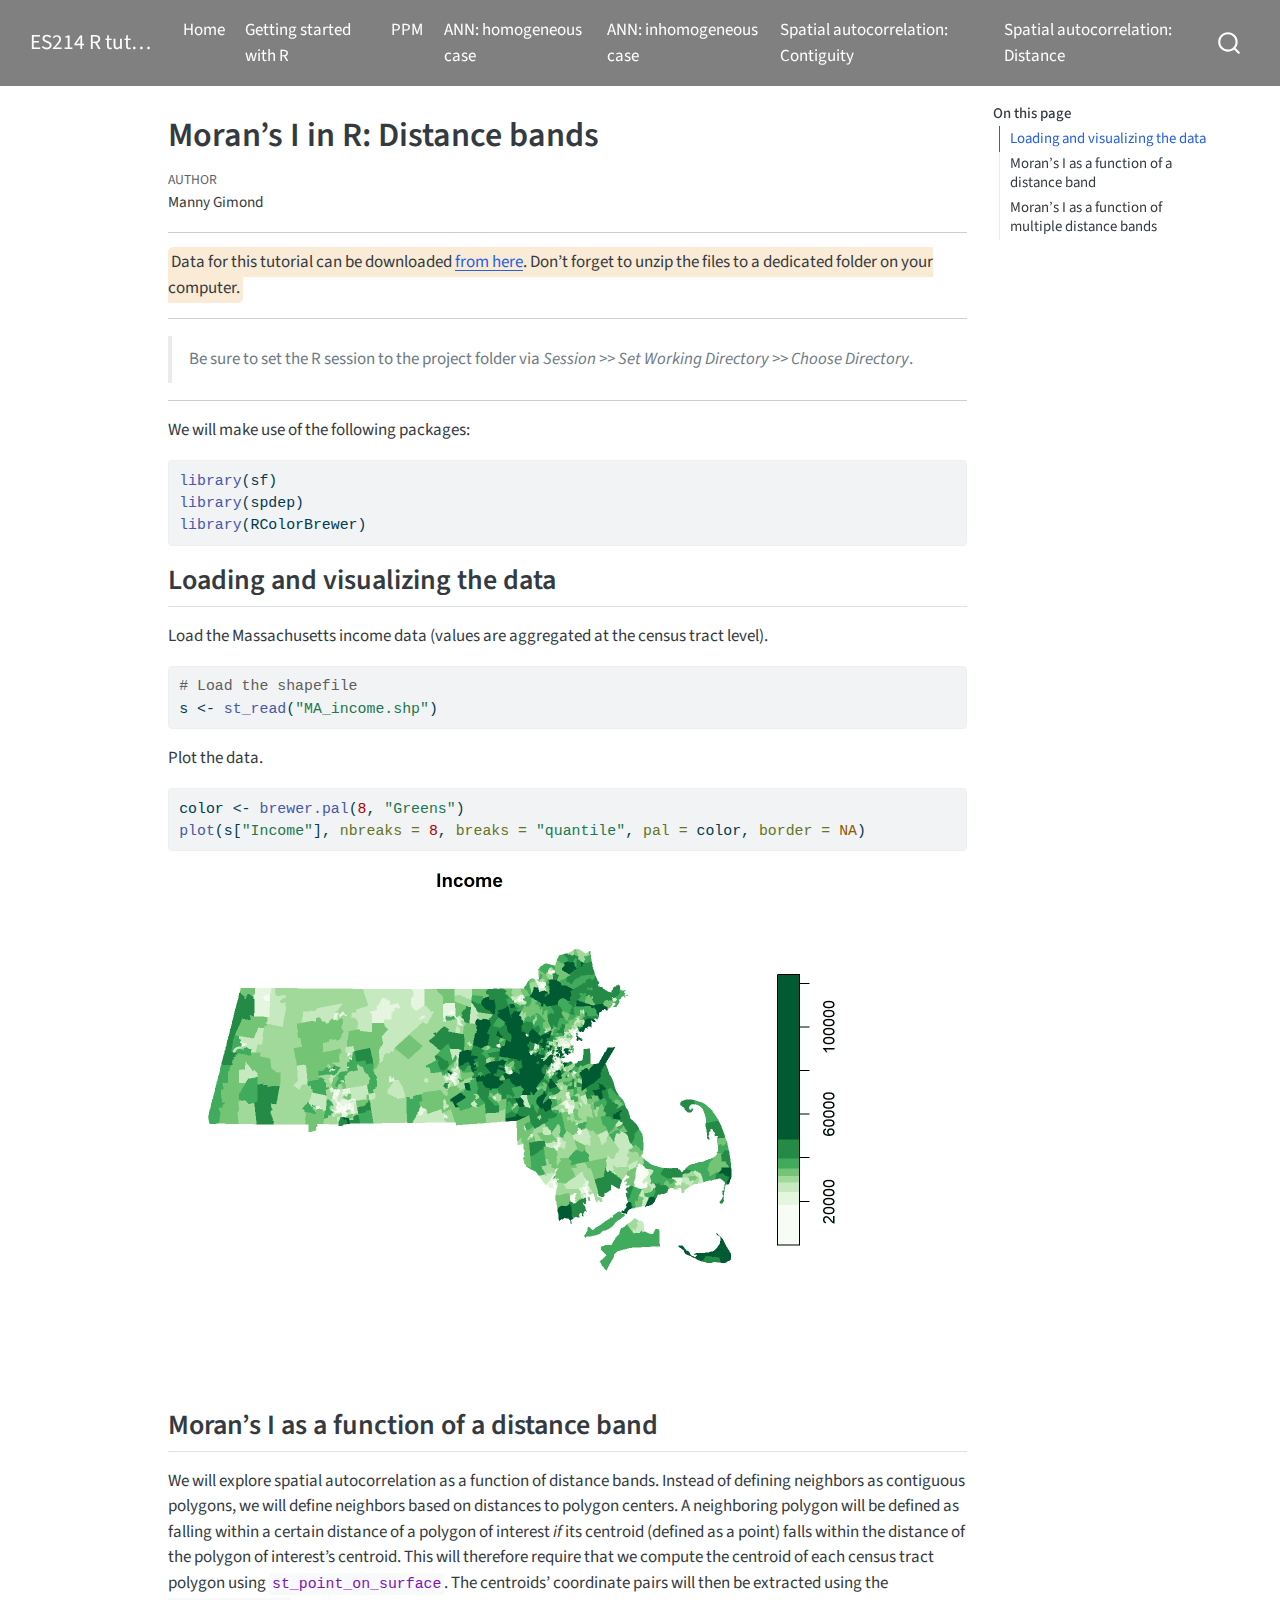
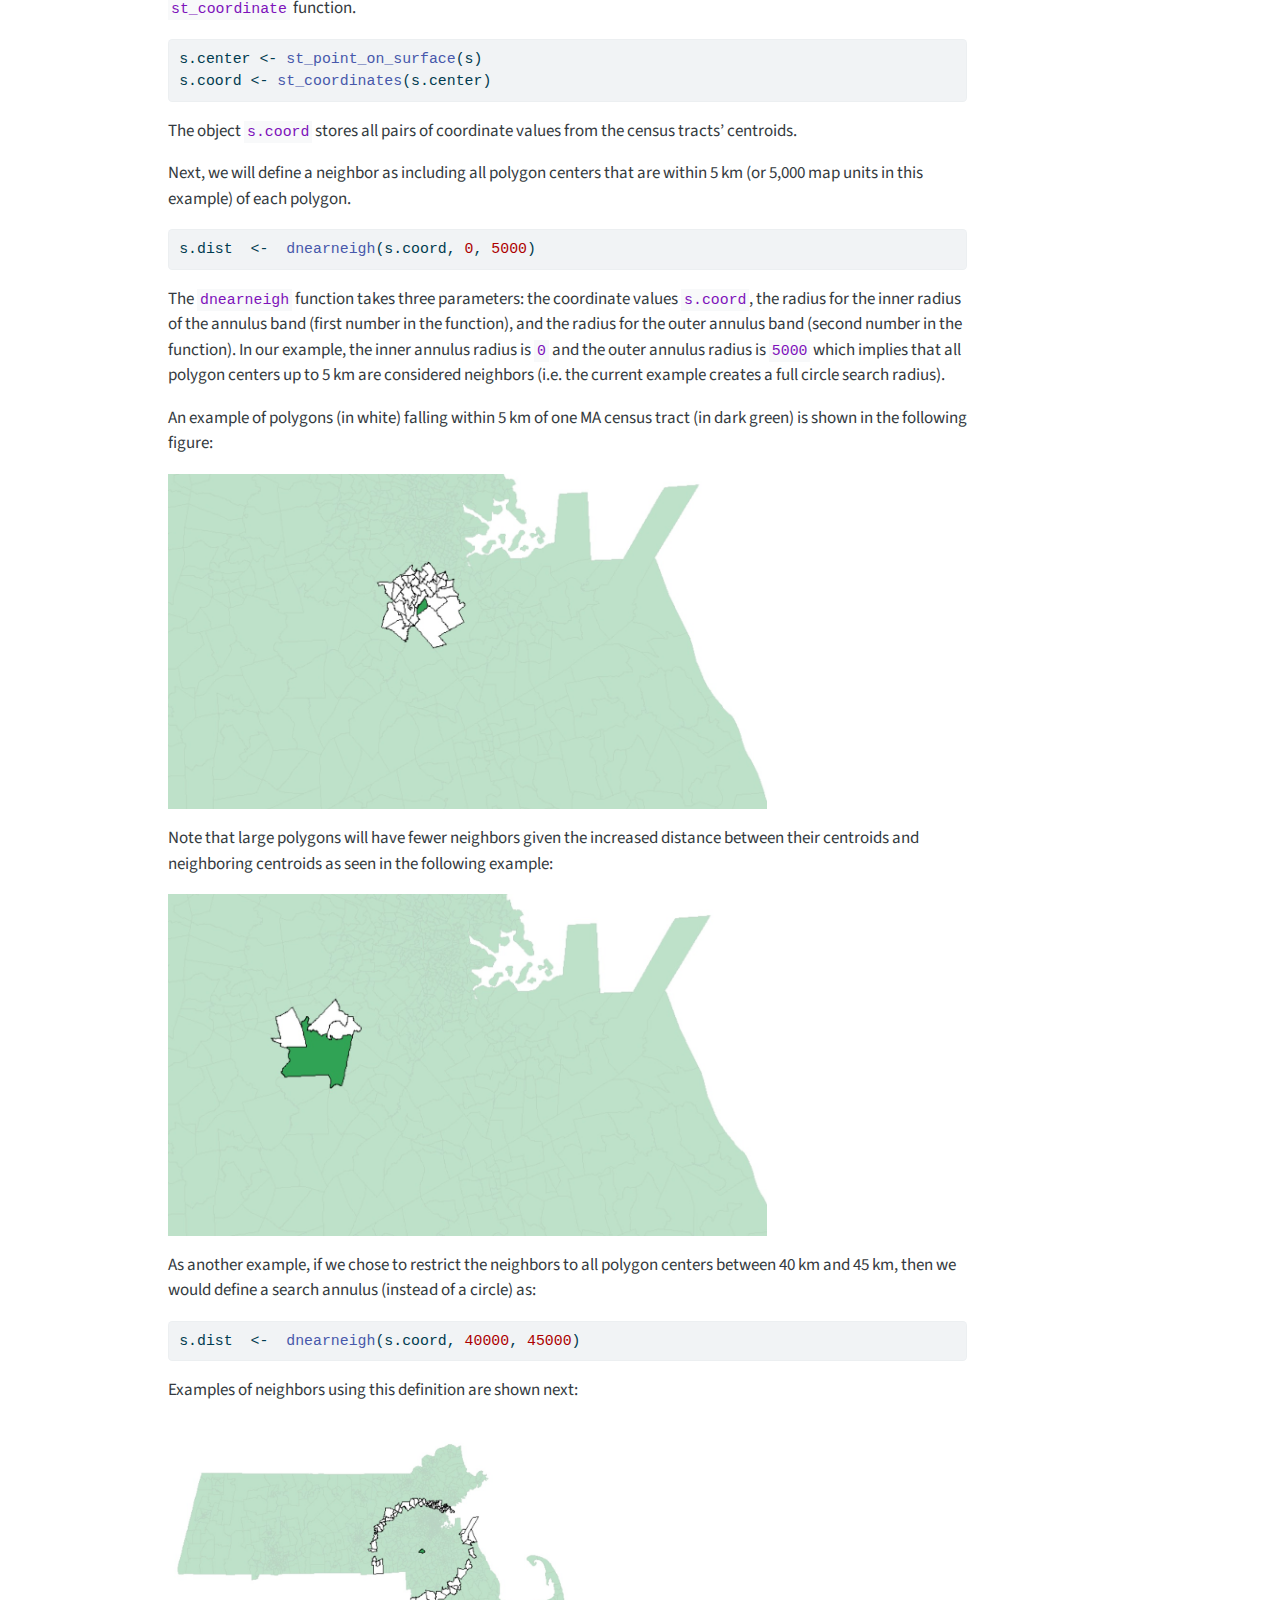
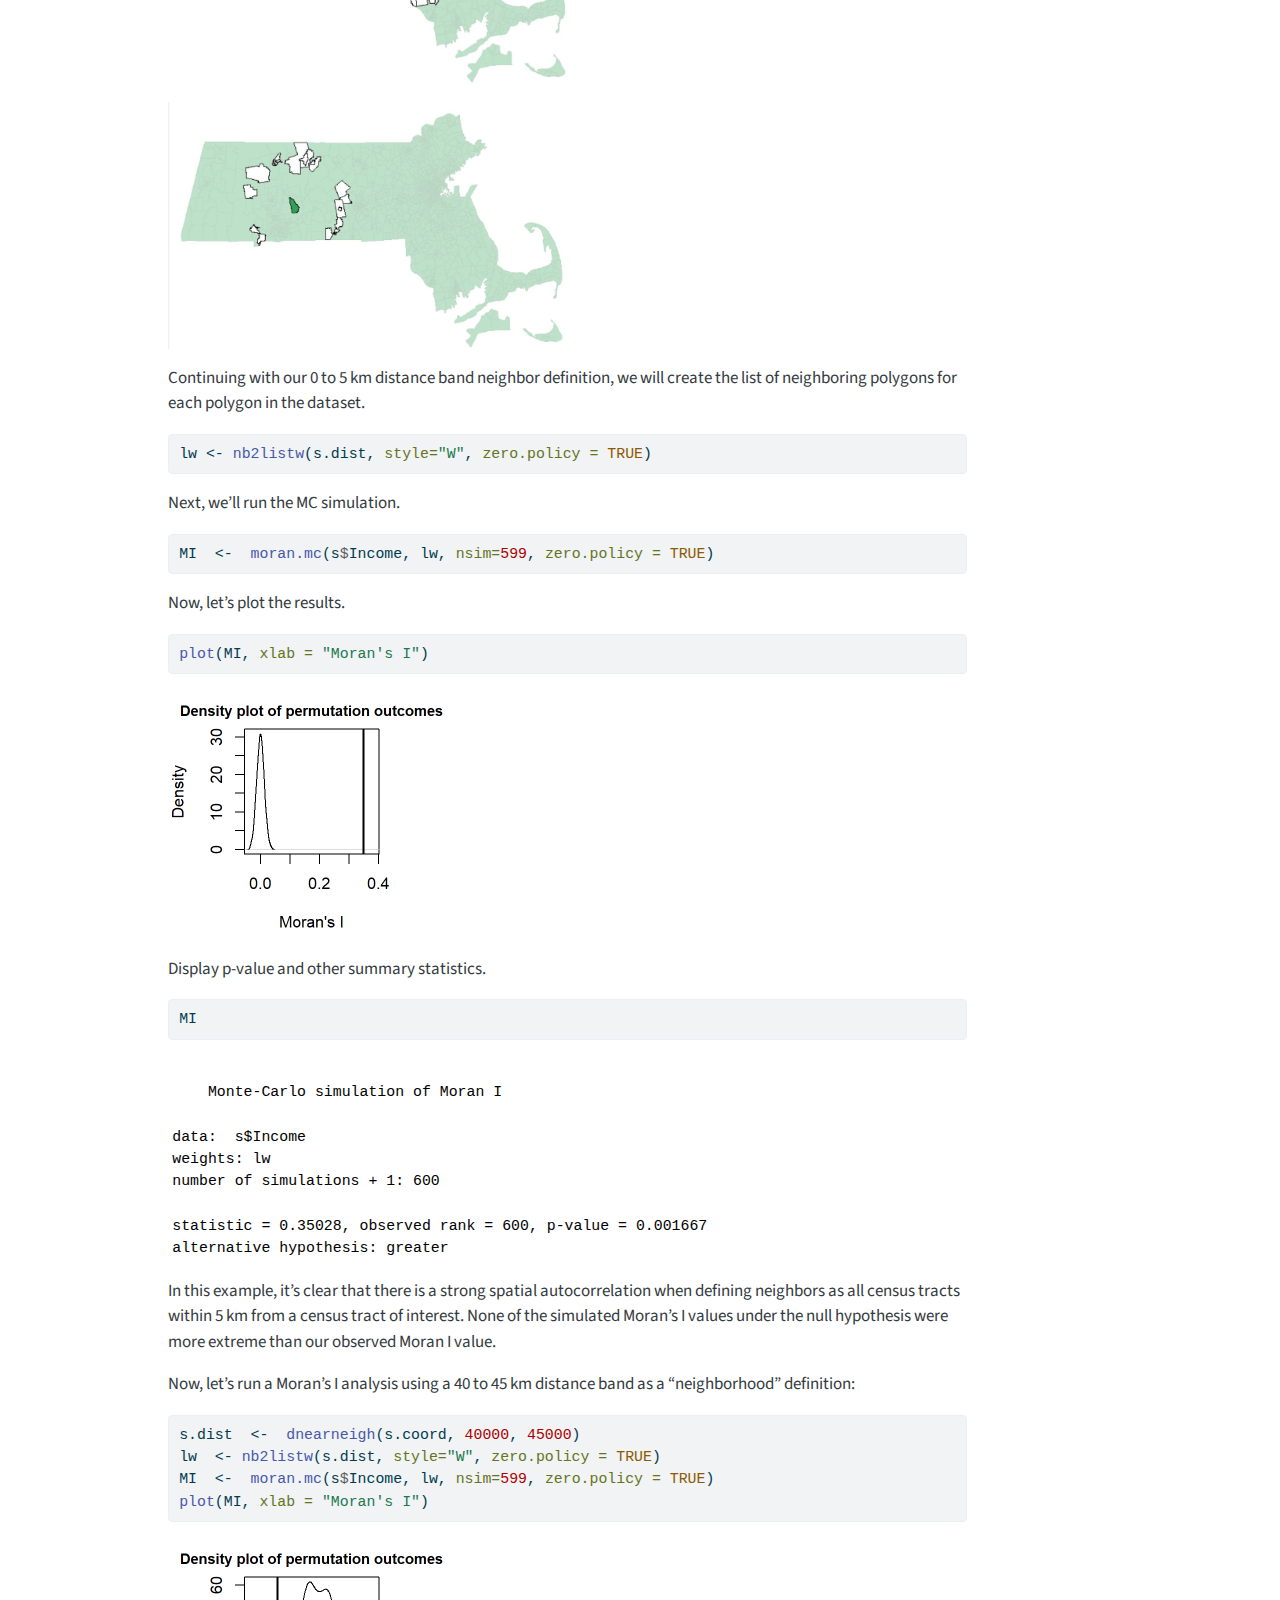
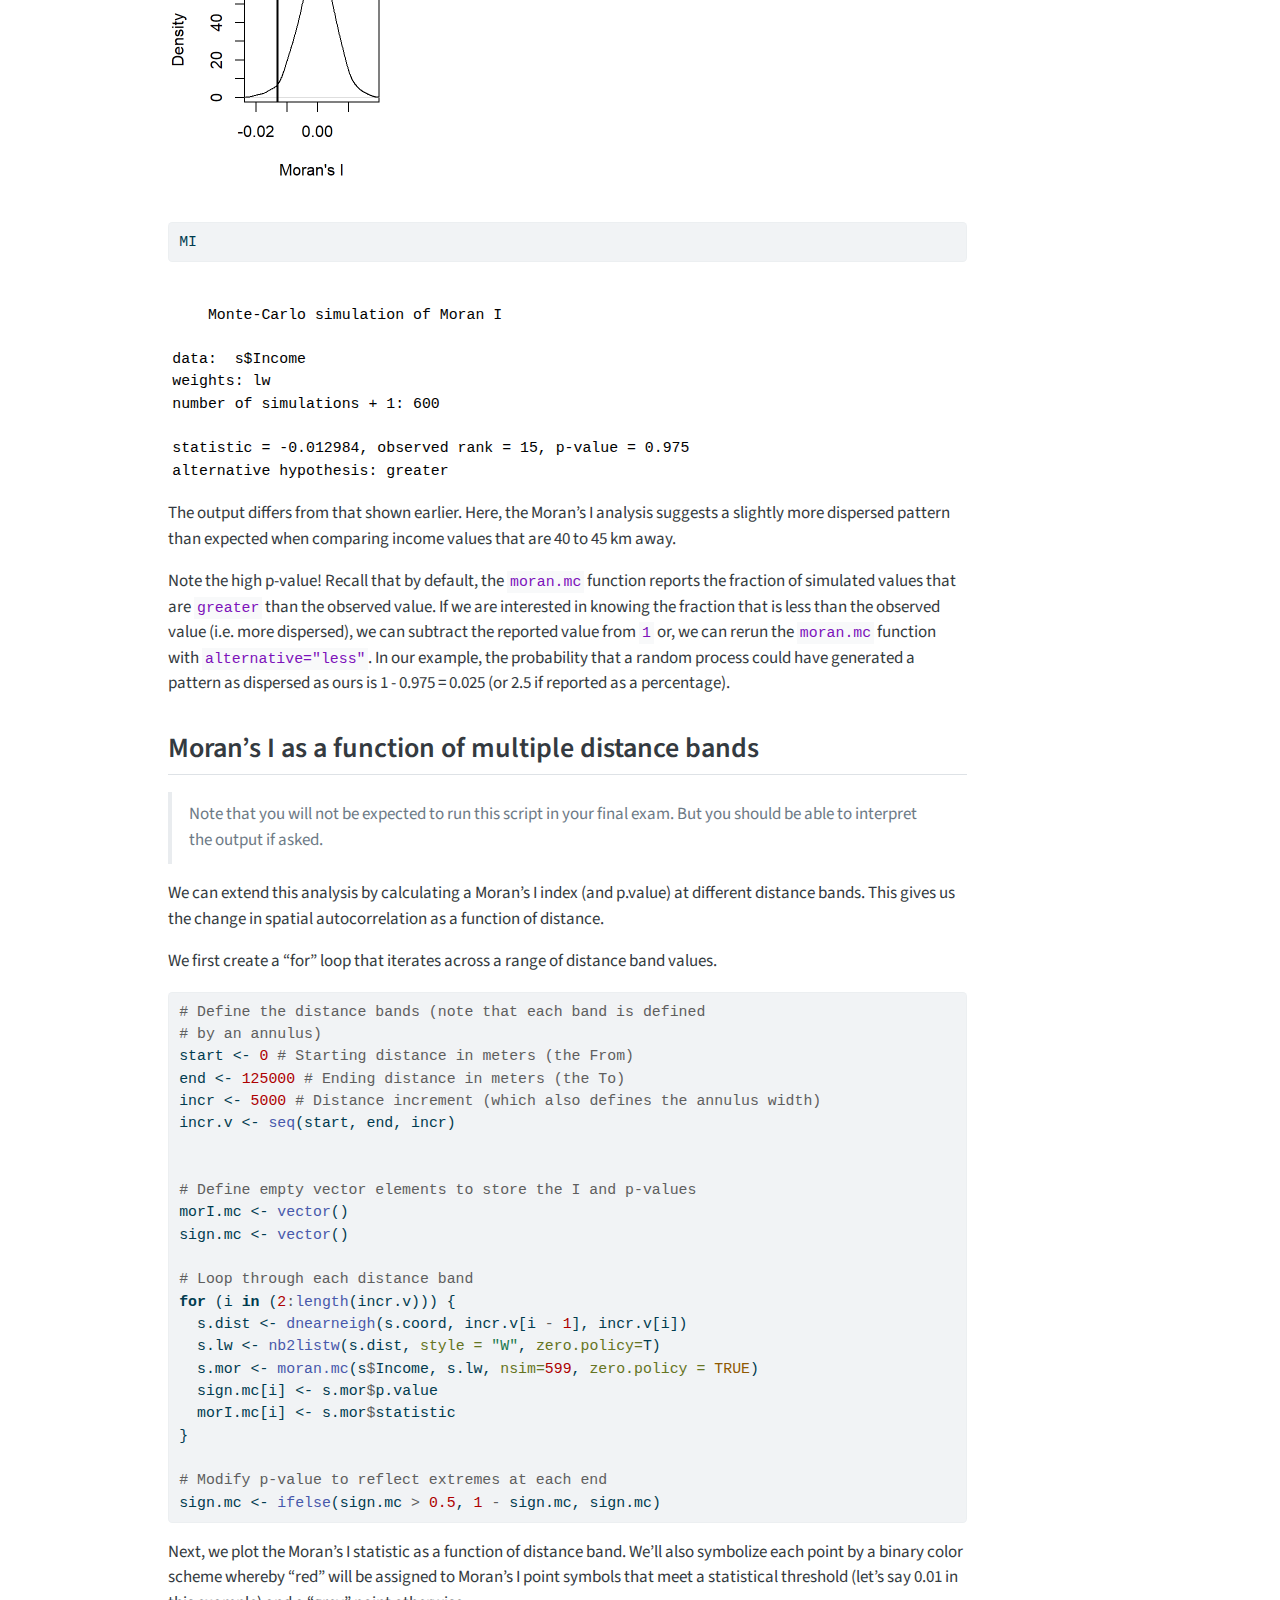
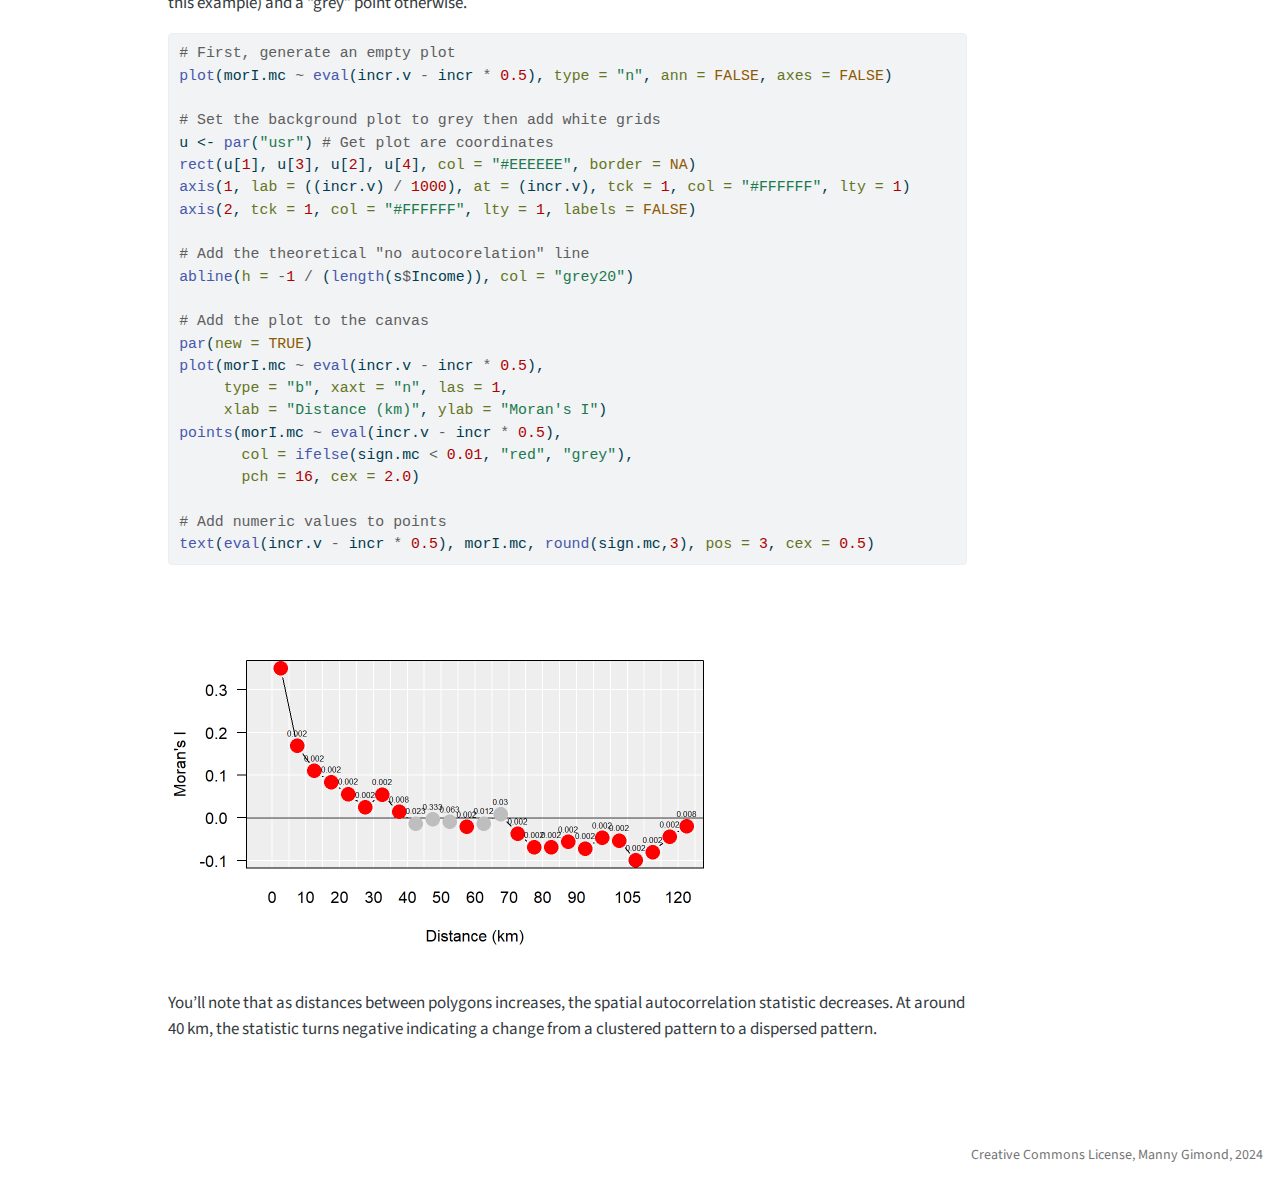
<file: docs/moranI_distance/MoranI_distance_band.html>
<!DOCTYPE html>
<html xmlns="http://www.w3.org/1999/xhtml" lang="en" xml:lang="en"><head>

<meta charset="utf-8">
<meta name="generator" content="quarto-1.5.57">

<meta name="viewport" content="width=device-width, initial-scale=1.0, user-scalable=yes">

<meta name="author" content="Manny Gimond">

<title>Moran’s I in R: Distance bands – ES214 R tutorials</title>
<style>
code{white-space: pre-wrap;}
span.smallcaps{font-variant: small-caps;}
div.columns{display: flex; gap: min(4vw, 1.5em);}
div.column{flex: auto; overflow-x: auto;}
div.hanging-indent{margin-left: 1.5em; text-indent: -1.5em;}
ul.task-list{list-style: none;}
ul.task-list li input[type="checkbox"] {
  width: 0.8em;
  margin: 0 0.8em 0.2em -1em; /* quarto-specific, see https://github.com/quarto-dev/quarto-cli/issues/4556 */ 
  vertical-align: middle;
}
/* CSS for syntax highlighting */
pre > code.sourceCode { white-space: pre; position: relative; }
pre > code.sourceCode > span { line-height: 1.25; }
pre > code.sourceCode > span:empty { height: 1.2em; }
.sourceCode { overflow: visible; }
code.sourceCode > span { color: inherit; text-decoration: inherit; }
div.sourceCode { margin: 1em 0; }
pre.sourceCode { margin: 0; }
@media screen {
div.sourceCode { overflow: auto; }
}
@media print {
pre > code.sourceCode { white-space: pre-wrap; }
pre > code.sourceCode > span { display: inline-block; text-indent: -5em; padding-left: 5em; }
}
pre.numberSource code
  { counter-reset: source-line 0; }
pre.numberSource code > span
  { position: relative; left: -4em; counter-increment: source-line; }
pre.numberSource code > span > a:first-child::before
  { content: counter(source-line);
    position: relative; left: -1em; text-align: right; vertical-align: baseline;
    border: none; display: inline-block;
    -webkit-touch-callout: none; -webkit-user-select: none;
    -khtml-user-select: none; -moz-user-select: none;
    -ms-user-select: none; user-select: none;
    padding: 0 4px; width: 4em;
  }
pre.numberSource { margin-left: 3em;  padding-left: 4px; }
div.sourceCode
  {   }
@media screen {
pre > code.sourceCode > span > a:first-child::before { text-decoration: underline; }
}
</style>


<script src="../site_libs/quarto-nav/quarto-nav.js"></script>
<script src="../site_libs/quarto-nav/headroom.min.js"></script>
<script src="../site_libs/clipboard/clipboard.min.js"></script>
<script src="../site_libs/quarto-search/autocomplete.umd.js"></script>
<script src="../site_libs/quarto-search/fuse.min.js"></script>
<script src="../site_libs/quarto-search/quarto-search.js"></script>
<meta name="quarto:offset" content="../">
<script src="../site_libs/quarto-html/quarto.js"></script>
<script src="../site_libs/quarto-html/popper.min.js"></script>
<script src="../site_libs/quarto-html/tippy.umd.min.js"></script>
<script src="../site_libs/quarto-html/anchor.min.js"></script>
<link href="../site_libs/quarto-html/tippy.css" rel="stylesheet">
<link href="../site_libs/quarto-html/quarto-syntax-highlighting.css" rel="stylesheet" id="quarto-text-highlighting-styles">
<script src="../site_libs/bootstrap/bootstrap.min.js"></script>
<link href="../site_libs/bootstrap/bootstrap-icons.css" rel="stylesheet">
<link href="../site_libs/bootstrap/bootstrap.min.css" rel="stylesheet" id="quarto-bootstrap" data-mode="light">
<script id="quarto-search-options" type="application/json">{
  "location": "navbar",
  "copy-button": false,
  "collapse-after": 3,
  "panel-placement": "end",
  "type": "overlay",
  "limit": 50,
  "keyboard-shortcut": [
    "f",
    "/",
    "s"
  ],
  "show-item-context": false,
  "language": {
    "search-no-results-text": "No results",
    "search-matching-documents-text": "matching documents",
    "search-copy-link-title": "Copy link to search",
    "search-hide-matches-text": "Hide additional matches",
    "search-more-match-text": "more match in this document",
    "search-more-matches-text": "more matches in this document",
    "search-clear-button-title": "Clear",
    "search-text-placeholder": "",
    "search-detached-cancel-button-title": "Cancel",
    "search-submit-button-title": "Submit",
    "search-label": "Search"
  }
}</script>


<link rel="stylesheet" href="../styles.css">
</head>

<body class="nav-fixed">

<div id="quarto-search-results"></div>
  <header id="quarto-header" class="headroom fixed-top">
    <nav class="navbar navbar-expand-lg " data-bs-theme="dark">
      <div class="navbar-container container-fluid">
      <div class="navbar-brand-container mx-auto">
    <a class="navbar-brand" href="../index.html">
    <span class="navbar-title">ES214 R tutorials</span>
    </a>
  </div>
            <div id="quarto-search" class="" title="Search"></div>
          <button class="navbar-toggler" type="button" data-bs-toggle="collapse" data-bs-target="#navbarCollapse" aria-controls="navbarCollapse" role="menu" aria-expanded="false" aria-label="Toggle navigation" onclick="if (window.quartoToggleHeadroom) { window.quartoToggleHeadroom(); }">
  <span class="navbar-toggler-icon"></span>
</button>
          <div class="collapse navbar-collapse" id="navbarCollapse">
            <ul class="navbar-nav navbar-nav-scroll me-auto">
  <li class="nav-item">
    <a class="nav-link" href="../index.html"> 
<span class="menu-text">Home</span></a>
  </li>  
  <li class="nav-item">
    <a class="nav-link" href="../Getting_started_with_R/Getting_started_with_R.html"> 
<span class="menu-text">Getting started with R</span></a>
  </li>  
  <li class="nav-item">
    <a class="nav-link" href="../PPM/PPM_analysis.html"> 
<span class="menu-text">PPM</span></a>
  </li>  
  <li class="nav-item">
    <a class="nav-link" href="../Homogenous_ANN/Homogenous_ANN.html"> 
<span class="menu-text">ANN: homogeneous case</span></a>
  </li>  
  <li class="nav-item">
    <a class="nav-link" href="../Inhomogenous_ANN/Inhomogenous_ANN.html"> 
<span class="menu-text">ANN: inhomogeneous case</span></a>
  </li>  
  <li class="nav-item">
    <a class="nav-link" href="../moranI/Mapping_and_Morans.html"> 
<span class="menu-text">Spatial autocorrelation: Contiguity</span></a>
  </li>  
  <li class="nav-item">
    <a class="nav-link active" href="../moranI_distance/MoranI_distance_band.html" aria-current="page"> 
<span class="menu-text">Spatial autocorrelation: Distance</span></a>
  </li>  
</ul>
          </div> <!-- /navcollapse -->
            <div class="quarto-navbar-tools">
</div>
      </div> <!-- /container-fluid -->
    </nav>
</header>
<!-- content -->
<div id="quarto-content" class="quarto-container page-columns page-rows-contents page-layout-article page-navbar">
<!-- sidebar -->
<!-- margin-sidebar -->
    <div id="quarto-margin-sidebar" class="sidebar margin-sidebar">
        <nav id="TOC" role="doc-toc" class="toc-active">
    <h2 id="toc-title">On this page</h2>
   
  <ul>
  <li><a href="#loading-and-visualizing-the-data" id="toc-loading-and-visualizing-the-data" class="nav-link active" data-scroll-target="#loading-and-visualizing-the-data">Loading and visualizing the data</a></li>
  <li><a href="#morans-i-as-a-function-of-a-distance-band" id="toc-morans-i-as-a-function-of-a-distance-band" class="nav-link" data-scroll-target="#morans-i-as-a-function-of-a-distance-band">Moran’s I as a function of a distance band</a></li>
  <li><a href="#morans-i-as-a-function-of-multiple-distance-bands" id="toc-morans-i-as-a-function-of-multiple-distance-bands" class="nav-link" data-scroll-target="#morans-i-as-a-function-of-multiple-distance-bands">Moran’s I as a function of multiple distance bands</a></li>
  </ul>
</nav>
    </div>
<!-- main -->
<main class="content" id="quarto-document-content">

<header id="title-block-header" class="quarto-title-block default">
<div class="quarto-title">
<h1 class="title">Moran’s I in R: Distance bands</h1>
</div>



<div class="quarto-title-meta">

    <div>
    <div class="quarto-title-meta-heading">Author</div>
    <div class="quarto-title-meta-contents">
             <p>Manny Gimond </p>
          </div>
  </div>
    
  
    
  </div>
  


</header>


<hr>
<p><span class="block1">Data for this tutorial can be downloaded <a href="./data.zip">from here</a>. Don’t forget to unzip the files to a dedicated folder on your computer.</span></p>
<hr>
<blockquote class="blockquote">
<p>Be sure to set the R session to the project folder via <em>Session &gt;&gt; Set Working Directory &gt;&gt; Choose Directory</em>.</p>
</blockquote>
<hr>
<p>We will make use of the following packages:</p>
<div class="cell">
<div class="sourceCode cell-code" id="cb1"><pre class="sourceCode r code-with-copy"><code class="sourceCode r"><span id="cb1-1"><a href="#cb1-1" aria-hidden="true" tabindex="-1"></a><span class="fu">library</span>(sf)</span>
<span id="cb1-2"><a href="#cb1-2" aria-hidden="true" tabindex="-1"></a><span class="fu">library</span>(spdep)</span>
<span id="cb1-3"><a href="#cb1-3" aria-hidden="true" tabindex="-1"></a><span class="fu">library</span>(RColorBrewer)</span></code><button title="Copy to Clipboard" class="code-copy-button"><i class="bi"></i></button></pre></div>
</div>
<section id="loading-and-visualizing-the-data" class="level2">
<h2 class="anchored" data-anchor-id="loading-and-visualizing-the-data">Loading and visualizing the data</h2>
<p>Load the Massachusetts income data (values are aggregated at the census tract level).</p>
<div class="cell">
<div class="sourceCode cell-code" id="cb2"><pre class="sourceCode r code-with-copy"><code class="sourceCode r"><span id="cb2-1"><a href="#cb2-1" aria-hidden="true" tabindex="-1"></a><span class="co"># Load the shapefile</span></span>
<span id="cb2-2"><a href="#cb2-2" aria-hidden="true" tabindex="-1"></a>s <span class="ot">&lt;-</span> <span class="fu">st_read</span>(<span class="st">"MA_income.shp"</span>)</span></code><button title="Copy to Clipboard" class="code-copy-button"><i class="bi"></i></button></pre></div>
</div>
<p>Plot the data.</p>
<div class="cell">
<div class="sourceCode cell-code" id="cb3"><pre class="sourceCode r code-with-copy"><code class="sourceCode r"><span id="cb3-1"><a href="#cb3-1" aria-hidden="true" tabindex="-1"></a>color <span class="ot">&lt;-</span> <span class="fu">brewer.pal</span>(<span class="dv">8</span>, <span class="st">"Greens"</span>)</span>
<span id="cb3-2"><a href="#cb3-2" aria-hidden="true" tabindex="-1"></a><span class="fu">plot</span>(s[<span class="st">"Income"</span>], <span class="at">nbreaks =</span> <span class="dv">8</span>, <span class="at">breaks =</span> <span class="st">"quantile"</span>, <span class="at">pal =</span> color, <span class="at">border =</span> <span class="cn">NA</span>)</span></code><button title="Copy to Clipboard" class="code-copy-button"><i class="bi"></i></button></pre></div>
<div class="cell-output-display">
<div>
<figure class="figure">
<p><img src="MoranI_distance_band_files/figure-html/unnamed-chunk-3-1.png" class="img-fluid figure-img" width="672"></p>
</figure>
</div>
</div>
</div>
</section>
<section id="morans-i-as-a-function-of-a-distance-band" class="level2">
<h2 class="anchored" data-anchor-id="morans-i-as-a-function-of-a-distance-band">Moran’s I as a function of a distance band</h2>
<p>We will explore spatial autocorrelation as a function of distance bands. Instead of defining neighbors as contiguous polygons, we will define neighbors based on distances to polygon centers. A neighboring polygon will be defined as falling within a certain distance of a polygon of interest <em>if</em> its centroid (defined as a point) falls within the distance of the polygon of interest’s centroid. This will therefore require that we compute the centroid of each census tract polygon using <code>st_point_on_surface</code>. The centroids’ coordinate pairs will then be extracted using the <code>st_coordinate</code> function.</p>
<div class="cell">
<div class="sourceCode cell-code" id="cb4"><pre class="sourceCode r code-with-copy"><code class="sourceCode r"><span id="cb4-1"><a href="#cb4-1" aria-hidden="true" tabindex="-1"></a>s.center <span class="ot">&lt;-</span> <span class="fu">st_point_on_surface</span>(s)</span>
<span id="cb4-2"><a href="#cb4-2" aria-hidden="true" tabindex="-1"></a>s.coord <span class="ot">&lt;-</span> <span class="fu">st_coordinates</span>(s.center)</span></code><button title="Copy to Clipboard" class="code-copy-button"><i class="bi"></i></button></pre></div>
</div>
<p>The object <code>s.coord</code> stores all pairs of coordinate values from the census tracts’ centroids.</p>
<p>Next, we will define a neighbor as including all polygon centers that are within 5 km (or 5,000 map units in this example) of each polygon.</p>
<div class="cell">
<div class="sourceCode cell-code" id="cb5"><pre class="sourceCode r code-with-copy"><code class="sourceCode r"><span id="cb5-1"><a href="#cb5-1" aria-hidden="true" tabindex="-1"></a>s.dist  <span class="ot">&lt;-</span>  <span class="fu">dnearneigh</span>(s.coord, <span class="dv">0</span>, <span class="dv">5000</span>)  </span></code><button title="Copy to Clipboard" class="code-copy-button"><i class="bi"></i></button></pre></div>
</div>
<p>The <code>dnearneigh</code> function takes three parameters: the coordinate values <code>s.coord</code>, the radius for the inner radius of the annulus band (first number in the function), and the radius for the outer annulus band (second number in the function). In our example, the inner annulus radius is <code>0</code> and the outer annulus radius is <code>5000</code> which implies that all polygon centers up to 5 km are considered neighbors (i.e.&nbsp;the current example creates a full circle search radius).</p>
<p>An example of polygons (in white) falling within 5 km of one MA census tract (in dark green) is shown in the following figure:</p>
<p><img src="img/an_0_5km.jpg" class="img-fluid" style="width:75.0%"></p>
<p>Note that large polygons will have fewer neighbors given the increased distance between their centroids and neighboring centroids as seen in the following example:</p>
<p><img src="img/an_0_5km_b.jpg" class="img-fluid" style="width:75.0%"></p>
<p>As another example, if we chose to restrict the neighbors to all polygon centers between 40 km and 45 km, then we would define a search annulus (instead of a circle) as:</p>
<div class="cell">
<div class="sourceCode cell-code" id="cb6"><pre class="sourceCode r code-with-copy"><code class="sourceCode r"><span id="cb6-1"><a href="#cb6-1" aria-hidden="true" tabindex="-1"></a>s.dist  <span class="ot">&lt;-</span>  <span class="fu">dnearneigh</span>(s.coord, <span class="dv">40000</span>, <span class="dv">45000</span>) </span></code><button title="Copy to Clipboard" class="code-copy-button"><i class="bi"></i></button></pre></div>
</div>
<p>Examples of neighbors using this definition are shown next:</p>
<p><img src="img/an_40_45km_a.jpg" class="img-fluid" style="width:50.0%"></p>
<p><img src="img/an_40_45km_b.jpg" class="img-fluid" style="width:50.0%"></p>
<p>Continuing with our 0 to 5 km distance band neighbor definition, we will create the list of neighboring polygons for each polygon in the dataset.</p>
<div class="cell">
<div class="sourceCode cell-code" id="cb7"><pre class="sourceCode r code-with-copy"><code class="sourceCode r"><span id="cb7-1"><a href="#cb7-1" aria-hidden="true" tabindex="-1"></a>lw <span class="ot">&lt;-</span> <span class="fu">nb2listw</span>(s.dist, <span class="at">style=</span><span class="st">"W"</span>, <span class="at">zero.policy =</span> <span class="cn">TRUE</span>) </span></code><button title="Copy to Clipboard" class="code-copy-button"><i class="bi"></i></button></pre></div>
</div>
<p>Next, we’ll run the MC simulation.</p>
<div class="cell">
<div class="sourceCode cell-code" id="cb8"><pre class="sourceCode r code-with-copy"><code class="sourceCode r"><span id="cb8-1"><a href="#cb8-1" aria-hidden="true" tabindex="-1"></a>MI  <span class="ot">&lt;-</span>  <span class="fu">moran.mc</span>(s<span class="sc">$</span>Income, lw, <span class="at">nsim=</span><span class="dv">599</span>, <span class="at">zero.policy =</span> <span class="cn">TRUE</span>) </span></code><button title="Copy to Clipboard" class="code-copy-button"><i class="bi"></i></button></pre></div>
</div>
<p>Now, let’s plot the results.</p>
<div class="cell">
<div class="sourceCode cell-code" id="cb9"><pre class="sourceCode r code-with-copy"><code class="sourceCode r"><span id="cb9-1"><a href="#cb9-1" aria-hidden="true" tabindex="-1"></a><span class="fu">plot</span>(MI, <span class="at">xlab =</span> <span class="st">"Moran's I"</span>) </span></code><button title="Copy to Clipboard" class="code-copy-button"><i class="bi"></i></button></pre></div>
<div class="cell-output-display">
<div>
<figure class="figure">
<p><img src="MoranI_distance_band_files/figure-html/unnamed-chunk-9-1.png" class="img-fluid figure-img" width="288"></p>
</figure>
</div>
</div>
</div>
<p>Display p-value and other summary statistics.</p>
<div class="cell">
<div class="sourceCode cell-code" id="cb10"><pre class="sourceCode r code-with-copy"><code class="sourceCode r"><span id="cb10-1"><a href="#cb10-1" aria-hidden="true" tabindex="-1"></a>MI</span></code><button title="Copy to Clipboard" class="code-copy-button"><i class="bi"></i></button></pre></div>
<div class="cell-output cell-output-stdout">
<pre><code>
    Monte-Carlo simulation of Moran I

data:  s$Income 
weights: lw  
number of simulations + 1: 600 

statistic = 0.35028, observed rank = 600, p-value = 0.001667
alternative hypothesis: greater</code></pre>
</div>
</div>
<p>In this example, it’s clear that there is a strong spatial autocorrelation when defining neighbors as all census tracts within 5 km from a census tract of interest. None of the simulated Moran’s I values under the null hypothesis were more extreme than our observed Moran I value.</p>
<p>Now, let’s run a Moran’s I analysis using a 40 to 45 km distance band as a “neighborhood” definition:</p>
<div class="cell">
<div class="sourceCode cell-code" id="cb12"><pre class="sourceCode r code-with-copy"><code class="sourceCode r"><span id="cb12-1"><a href="#cb12-1" aria-hidden="true" tabindex="-1"></a>s.dist  <span class="ot">&lt;-</span>  <span class="fu">dnearneigh</span>(s.coord, <span class="dv">40000</span>, <span class="dv">45000</span>)</span>
<span id="cb12-2"><a href="#cb12-2" aria-hidden="true" tabindex="-1"></a>lw  <span class="ot">&lt;-</span> <span class="fu">nb2listw</span>(s.dist, <span class="at">style=</span><span class="st">"W"</span>, <span class="at">zero.policy =</span> <span class="cn">TRUE</span>) </span>
<span id="cb12-3"><a href="#cb12-3" aria-hidden="true" tabindex="-1"></a>MI  <span class="ot">&lt;-</span>  <span class="fu">moran.mc</span>(s<span class="sc">$</span>Income, lw, <span class="at">nsim=</span><span class="dv">599</span>, <span class="at">zero.policy =</span> <span class="cn">TRUE</span>) </span>
<span id="cb12-4"><a href="#cb12-4" aria-hidden="true" tabindex="-1"></a><span class="fu">plot</span>(MI, <span class="at">xlab =</span> <span class="st">"Moran's I"</span>) </span></code><button title="Copy to Clipboard" class="code-copy-button"><i class="bi"></i></button></pre></div>
<div class="cell-output-display">
<div>
<figure class="figure">
<p><img src="MoranI_distance_band_files/figure-html/unnamed-chunk-11-1.png" class="img-fluid figure-img" width="288"></p>
</figure>
</div>
</div>
<div class="sourceCode cell-code" id="cb13"><pre class="sourceCode r code-with-copy"><code class="sourceCode r"><span id="cb13-1"><a href="#cb13-1" aria-hidden="true" tabindex="-1"></a>MI       </span></code><button title="Copy to Clipboard" class="code-copy-button"><i class="bi"></i></button></pre></div>
<div class="cell-output cell-output-stdout">
<pre><code>
    Monte-Carlo simulation of Moran I

data:  s$Income 
weights: lw  
number of simulations + 1: 600 

statistic = -0.012984, observed rank = 15, p-value = 0.975
alternative hypothesis: greater</code></pre>
</div>
</div>
<p>The output differs from that shown earlier. Here, the Moran’s I analysis suggests a slightly more dispersed pattern than expected when comparing income values that are 40 to 45 km away.</p>
<p>Note the high p-value! Recall that by default, the <code>moran.mc</code> function reports the fraction of simulated values that are <code>greater</code> than the observed value. If we are interested in knowing the fraction that is less than the observed value (i.e.&nbsp;more dispersed), we can subtract the reported value from <code>1</code> or, we can rerun the <code>moran.mc</code> function with <code>alternative="less"</code>. In our example, the probability that a random process could have generated a pattern as dispersed as ours is 1 - 0.975 = 0.025 (or 2.5 if reported as a percentage).</p>
</section>
<section id="morans-i-as-a-function-of-multiple-distance-bands" class="level2">
<h2 class="anchored" data-anchor-id="morans-i-as-a-function-of-multiple-distance-bands">Moran’s I as a function of multiple distance bands</h2>
<blockquote class="blockquote">
<p>Note that you will not be expected to run this script in your final exam. But you should be able to interpret the output if asked.</p>
</blockquote>
<p>We can extend this analysis by calculating a Moran’s I index (and p.value) at different distance bands. This gives us the change in spatial autocorrelation as a function of distance.</p>
<p>We first create a “for” loop that iterates across a range of distance band values.</p>
<div class="cell">
<div class="sourceCode cell-code" id="cb15"><pre class="sourceCode r code-with-copy"><code class="sourceCode r"><span id="cb15-1"><a href="#cb15-1" aria-hidden="true" tabindex="-1"></a><span class="co"># Define the distance bands (note that each band is defined</span></span>
<span id="cb15-2"><a href="#cb15-2" aria-hidden="true" tabindex="-1"></a><span class="co"># by an annulus)</span></span>
<span id="cb15-3"><a href="#cb15-3" aria-hidden="true" tabindex="-1"></a>start <span class="ot">&lt;-</span> <span class="dv">0</span> <span class="co"># Starting distance in meters (the From)</span></span>
<span id="cb15-4"><a href="#cb15-4" aria-hidden="true" tabindex="-1"></a>end <span class="ot">&lt;-</span> <span class="dv">125000</span> <span class="co"># Ending distance in meters (the To)</span></span>
<span id="cb15-5"><a href="#cb15-5" aria-hidden="true" tabindex="-1"></a>incr <span class="ot">&lt;-</span> <span class="dv">5000</span> <span class="co"># Distance increment (which also defines the annulus width)</span></span>
<span id="cb15-6"><a href="#cb15-6" aria-hidden="true" tabindex="-1"></a>incr.v <span class="ot">&lt;-</span> <span class="fu">seq</span>(start, end, incr)</span>
<span id="cb15-7"><a href="#cb15-7" aria-hidden="true" tabindex="-1"></a></span>
<span id="cb15-8"><a href="#cb15-8" aria-hidden="true" tabindex="-1"></a></span>
<span id="cb15-9"><a href="#cb15-9" aria-hidden="true" tabindex="-1"></a><span class="co"># Define empty vector elements to store the I and p-values</span></span>
<span id="cb15-10"><a href="#cb15-10" aria-hidden="true" tabindex="-1"></a>morI.mc <span class="ot">&lt;-</span> <span class="fu">vector</span>()</span>
<span id="cb15-11"><a href="#cb15-11" aria-hidden="true" tabindex="-1"></a>sign.mc <span class="ot">&lt;-</span> <span class="fu">vector</span>()</span>
<span id="cb15-12"><a href="#cb15-12" aria-hidden="true" tabindex="-1"></a></span>
<span id="cb15-13"><a href="#cb15-13" aria-hidden="true" tabindex="-1"></a><span class="co"># Loop through each distance band</span></span>
<span id="cb15-14"><a href="#cb15-14" aria-hidden="true" tabindex="-1"></a><span class="cf">for</span> (i <span class="cf">in</span> (<span class="dv">2</span><span class="sc">:</span><span class="fu">length</span>(incr.v))) {</span>
<span id="cb15-15"><a href="#cb15-15" aria-hidden="true" tabindex="-1"></a>  s.dist <span class="ot">&lt;-</span> <span class="fu">dnearneigh</span>(s.coord, incr.v[i <span class="sc">-</span> <span class="dv">1</span>], incr.v[i])</span>
<span id="cb15-16"><a href="#cb15-16" aria-hidden="true" tabindex="-1"></a>  s.lw <span class="ot">&lt;-</span> <span class="fu">nb2listw</span>(s.dist, <span class="at">style =</span> <span class="st">"W"</span>, <span class="at">zero.policy=</span>T)</span>
<span id="cb15-17"><a href="#cb15-17" aria-hidden="true" tabindex="-1"></a>  s.mor <span class="ot">&lt;-</span> <span class="fu">moran.mc</span>(s<span class="sc">$</span>Income, s.lw, <span class="at">nsim=</span><span class="dv">599</span>, <span class="at">zero.policy =</span> <span class="cn">TRUE</span>)</span>
<span id="cb15-18"><a href="#cb15-18" aria-hidden="true" tabindex="-1"></a>  sign.mc[i] <span class="ot">&lt;-</span> s.mor<span class="sc">$</span>p.value</span>
<span id="cb15-19"><a href="#cb15-19" aria-hidden="true" tabindex="-1"></a>  morI.mc[i] <span class="ot">&lt;-</span> s.mor<span class="sc">$</span>statistic</span>
<span id="cb15-20"><a href="#cb15-20" aria-hidden="true" tabindex="-1"></a>}</span>
<span id="cb15-21"><a href="#cb15-21" aria-hidden="true" tabindex="-1"></a></span>
<span id="cb15-22"><a href="#cb15-22" aria-hidden="true" tabindex="-1"></a><span class="co"># Modify p-value to reflect extremes at each end</span></span>
<span id="cb15-23"><a href="#cb15-23" aria-hidden="true" tabindex="-1"></a>sign.mc <span class="ot">&lt;-</span> <span class="fu">ifelse</span>(sign.mc <span class="sc">&gt;</span> <span class="fl">0.5</span>, <span class="dv">1</span> <span class="sc">-</span> sign.mc, sign.mc)</span></code><button title="Copy to Clipboard" class="code-copy-button"><i class="bi"></i></button></pre></div>
</div>
<p>Next, we plot the Moran’s I statistic as a function of distance band. We’ll also symbolize each point by a binary color scheme whereby “red” will be assigned to Moran’s I point symbols that meet a statistical threshold (let’s say 0.01 in this example) and a “grey” point otherwise.</p>
<div class="cell" data-small.mar="true">
<div class="sourceCode cell-code" id="cb16"><pre class="sourceCode r code-with-copy"><code class="sourceCode r"><span id="cb16-1"><a href="#cb16-1" aria-hidden="true" tabindex="-1"></a><span class="co"># First, generate an empty plot</span></span>
<span id="cb16-2"><a href="#cb16-2" aria-hidden="true" tabindex="-1"></a><span class="fu">plot</span>(morI.mc <span class="sc">~</span> <span class="fu">eval</span>(incr.v <span class="sc">-</span> incr <span class="sc">*</span> <span class="fl">0.5</span>), <span class="at">type =</span> <span class="st">"n"</span>, <span class="at">ann =</span> <span class="cn">FALSE</span>, <span class="at">axes =</span> <span class="cn">FALSE</span>)</span>
<span id="cb16-3"><a href="#cb16-3" aria-hidden="true" tabindex="-1"></a></span>
<span id="cb16-4"><a href="#cb16-4" aria-hidden="true" tabindex="-1"></a><span class="co"># Set the background plot to grey then add white grids</span></span>
<span id="cb16-5"><a href="#cb16-5" aria-hidden="true" tabindex="-1"></a>u <span class="ot">&lt;-</span> <span class="fu">par</span>(<span class="st">"usr"</span>) <span class="co"># Get plot are coordinates</span></span>
<span id="cb16-6"><a href="#cb16-6" aria-hidden="true" tabindex="-1"></a><span class="fu">rect</span>(u[<span class="dv">1</span>], u[<span class="dv">3</span>], u[<span class="dv">2</span>], u[<span class="dv">4</span>], <span class="at">col =</span> <span class="st">"#EEEEEE"</span>, <span class="at">border =</span> <span class="cn">NA</span>)</span>
<span id="cb16-7"><a href="#cb16-7" aria-hidden="true" tabindex="-1"></a><span class="fu">axis</span>(<span class="dv">1</span>, <span class="at">lab =</span> ((incr.v) <span class="sc">/</span> <span class="dv">1000</span>), <span class="at">at =</span> (incr.v), <span class="at">tck =</span> <span class="dv">1</span>, <span class="at">col =</span> <span class="st">"#FFFFFF"</span>, <span class="at">lty =</span> <span class="dv">1</span>)</span>
<span id="cb16-8"><a href="#cb16-8" aria-hidden="true" tabindex="-1"></a><span class="fu">axis</span>(<span class="dv">2</span>, <span class="at">tck =</span> <span class="dv">1</span>, <span class="at">col =</span> <span class="st">"#FFFFFF"</span>, <span class="at">lty =</span> <span class="dv">1</span>, <span class="at">labels =</span> <span class="cn">FALSE</span>)</span>
<span id="cb16-9"><a href="#cb16-9" aria-hidden="true" tabindex="-1"></a></span>
<span id="cb16-10"><a href="#cb16-10" aria-hidden="true" tabindex="-1"></a><span class="co"># Add the theoretical "no autocorelation" line</span></span>
<span id="cb16-11"><a href="#cb16-11" aria-hidden="true" tabindex="-1"></a><span class="fu">abline</span>(<span class="at">h =</span> <span class="sc">-</span><span class="dv">1</span> <span class="sc">/</span> (<span class="fu">length</span>(s<span class="sc">$</span>Income)), <span class="at">col =</span> <span class="st">"grey20"</span>)</span>
<span id="cb16-12"><a href="#cb16-12" aria-hidden="true" tabindex="-1"></a></span>
<span id="cb16-13"><a href="#cb16-13" aria-hidden="true" tabindex="-1"></a><span class="co"># Add the plot to the canvas</span></span>
<span id="cb16-14"><a href="#cb16-14" aria-hidden="true" tabindex="-1"></a><span class="fu">par</span>(<span class="at">new =</span> <span class="cn">TRUE</span>)</span>
<span id="cb16-15"><a href="#cb16-15" aria-hidden="true" tabindex="-1"></a><span class="fu">plot</span>(morI.mc <span class="sc">~</span> <span class="fu">eval</span>(incr.v <span class="sc">-</span> incr <span class="sc">*</span> <span class="fl">0.5</span>),</span>
<span id="cb16-16"><a href="#cb16-16" aria-hidden="true" tabindex="-1"></a>     <span class="at">type =</span> <span class="st">"b"</span>, <span class="at">xaxt =</span> <span class="st">"n"</span>, <span class="at">las =</span> <span class="dv">1</span>,</span>
<span id="cb16-17"><a href="#cb16-17" aria-hidden="true" tabindex="-1"></a>     <span class="at">xlab =</span> <span class="st">"Distance (km)"</span>, <span class="at">ylab =</span> <span class="st">"Moran's I"</span>)</span>
<span id="cb16-18"><a href="#cb16-18" aria-hidden="true" tabindex="-1"></a><span class="fu">points</span>(morI.mc <span class="sc">~</span> <span class="fu">eval</span>(incr.v <span class="sc">-</span> incr <span class="sc">*</span> <span class="fl">0.5</span>), </span>
<span id="cb16-19"><a href="#cb16-19" aria-hidden="true" tabindex="-1"></a>       <span class="at">col =</span> <span class="fu">ifelse</span>(sign.mc <span class="sc">&lt;</span> <span class="fl">0.01</span>, <span class="st">"red"</span>, <span class="st">"grey"</span>), </span>
<span id="cb16-20"><a href="#cb16-20" aria-hidden="true" tabindex="-1"></a>       <span class="at">pch =</span> <span class="dv">16</span>, <span class="at">cex =</span> <span class="fl">2.0</span>)</span>
<span id="cb16-21"><a href="#cb16-21" aria-hidden="true" tabindex="-1"></a></span>
<span id="cb16-22"><a href="#cb16-22" aria-hidden="true" tabindex="-1"></a><span class="co"># Add numeric values to points</span></span>
<span id="cb16-23"><a href="#cb16-23" aria-hidden="true" tabindex="-1"></a><span class="fu">text</span>(<span class="fu">eval</span>(incr.v <span class="sc">-</span> incr <span class="sc">*</span> <span class="fl">0.5</span>), morI.mc, <span class="fu">round</span>(sign.mc,<span class="dv">3</span>), <span class="at">pos =</span> <span class="dv">3</span>, <span class="at">cex =</span> <span class="fl">0.5</span>)</span></code><button title="Copy to Clipboard" class="code-copy-button"><i class="bi"></i></button></pre></div>
<div class="cell-output-display">
<div>
<figure class="figure">
<p><img src="MoranI_distance_band_files/figure-html/unnamed-chunk-13-1.png" class="img-fluid figure-img" width="576"></p>
</figure>
</div>
</div>
</div>
<p>You’ll note that as distances between polygons increases, the spatial autocorrelation statistic decreases. At around 40 km, the statistic turns negative indicating a change from a clustered pattern to a dispersed pattern.</p>


</section>

</main> <!-- /main -->
<script id="quarto-html-after-body" type="application/javascript">
window.document.addEventListener("DOMContentLoaded", function (event) {
  const toggleBodyColorMode = (bsSheetEl) => {
    const mode = bsSheetEl.getAttribute("data-mode");
    const bodyEl = window.document.querySelector("body");
    if (mode === "dark") {
      bodyEl.classList.add("quarto-dark");
      bodyEl.classList.remove("quarto-light");
    } else {
      bodyEl.classList.add("quarto-light");
      bodyEl.classList.remove("quarto-dark");
    }
  }
  const toggleBodyColorPrimary = () => {
    const bsSheetEl = window.document.querySelector("link#quarto-bootstrap");
    if (bsSheetEl) {
      toggleBodyColorMode(bsSheetEl);
    }
  }
  toggleBodyColorPrimary();  
  const icon = "";
  const anchorJS = new window.AnchorJS();
  anchorJS.options = {
    placement: 'right',
    icon: icon
  };
  anchorJS.add('.anchored');
  const isCodeAnnotation = (el) => {
    for (const clz of el.classList) {
      if (clz.startsWith('code-annotation-')) {                     
        return true;
      }
    }
    return false;
  }
  const onCopySuccess = function(e) {
    // button target
    const button = e.trigger;
    // don't keep focus
    button.blur();
    // flash "checked"
    button.classList.add('code-copy-button-checked');
    var currentTitle = button.getAttribute("title");
    button.setAttribute("title", "Copied!");
    let tooltip;
    if (window.bootstrap) {
      button.setAttribute("data-bs-toggle", "tooltip");
      button.setAttribute("data-bs-placement", "left");
      button.setAttribute("data-bs-title", "Copied!");
      tooltip = new bootstrap.Tooltip(button, 
        { trigger: "manual", 
          customClass: "code-copy-button-tooltip",
          offset: [0, -8]});
      tooltip.show();    
    }
    setTimeout(function() {
      if (tooltip) {
        tooltip.hide();
        button.removeAttribute("data-bs-title");
        button.removeAttribute("data-bs-toggle");
        button.removeAttribute("data-bs-placement");
      }
      button.setAttribute("title", currentTitle);
      button.classList.remove('code-copy-button-checked');
    }, 1000);
    // clear code selection
    e.clearSelection();
  }
  const getTextToCopy = function(trigger) {
      const codeEl = trigger.previousElementSibling.cloneNode(true);
      for (const childEl of codeEl.children) {
        if (isCodeAnnotation(childEl)) {
          childEl.remove();
        }
      }
      return codeEl.innerText;
  }
  const clipboard = new window.ClipboardJS('.code-copy-button:not([data-in-quarto-modal])', {
    text: getTextToCopy
  });
  clipboard.on('success', onCopySuccess);
  if (window.document.getElementById('quarto-embedded-source-code-modal')) {
    // For code content inside modals, clipBoardJS needs to be initialized with a container option
    // TODO: Check when it could be a function (https://github.com/zenorocha/clipboard.js/issues/860)
    const clipboardModal = new window.ClipboardJS('.code-copy-button[data-in-quarto-modal]', {
      text: getTextToCopy,
      container: window.document.getElementById('quarto-embedded-source-code-modal')
    });
    clipboardModal.on('success', onCopySuccess);
  }
    var localhostRegex = new RegExp(/^(?:http|https):\/\/localhost\:?[0-9]*\//);
    var mailtoRegex = new RegExp(/^mailto:/);
      var filterRegex = new RegExp('/' + window.location.host + '/');
    var isInternal = (href) => {
        return filterRegex.test(href) || localhostRegex.test(href) || mailtoRegex.test(href);
    }
    // Inspect non-navigation links and adorn them if external
 	var links = window.document.querySelectorAll('a[href]:not(.nav-link):not(.navbar-brand):not(.toc-action):not(.sidebar-link):not(.sidebar-item-toggle):not(.pagination-link):not(.no-external):not([aria-hidden]):not(.dropdown-item):not(.quarto-navigation-tool):not(.about-link)');
    for (var i=0; i<links.length; i++) {
      const link = links[i];
      if (!isInternal(link.href)) {
        // undo the damage that might have been done by quarto-nav.js in the case of
        // links that we want to consider external
        if (link.dataset.originalHref !== undefined) {
          link.href = link.dataset.originalHref;
        }
      }
    }
  function tippyHover(el, contentFn, onTriggerFn, onUntriggerFn) {
    const config = {
      allowHTML: true,
      maxWidth: 500,
      delay: 100,
      arrow: false,
      appendTo: function(el) {
          return el.parentElement;
      },
      interactive: true,
      interactiveBorder: 10,
      theme: 'quarto',
      placement: 'bottom-start',
    };
    if (contentFn) {
      config.content = contentFn;
    }
    if (onTriggerFn) {
      config.onTrigger = onTriggerFn;
    }
    if (onUntriggerFn) {
      config.onUntrigger = onUntriggerFn;
    }
    window.tippy(el, config); 
  }
  const noterefs = window.document.querySelectorAll('a[role="doc-noteref"]');
  for (var i=0; i<noterefs.length; i++) {
    const ref = noterefs[i];
    tippyHover(ref, function() {
      // use id or data attribute instead here
      let href = ref.getAttribute('data-footnote-href') || ref.getAttribute('href');
      try { href = new URL(href).hash; } catch {}
      const id = href.replace(/^#\/?/, "");
      const note = window.document.getElementById(id);
      if (note) {
        return note.innerHTML;
      } else {
        return "";
      }
    });
  }
  const xrefs = window.document.querySelectorAll('a.quarto-xref');
  const processXRef = (id, note) => {
    // Strip column container classes
    const stripColumnClz = (el) => {
      el.classList.remove("page-full", "page-columns");
      if (el.children) {
        for (const child of el.children) {
          stripColumnClz(child);
        }
      }
    }
    stripColumnClz(note)
    if (id === null || id.startsWith('sec-')) {
      // Special case sections, only their first couple elements
      const container = document.createElement("div");
      if (note.children && note.children.length > 2) {
        container.appendChild(note.children[0].cloneNode(true));
        for (let i = 1; i < note.children.length; i++) {
          const child = note.children[i];
          if (child.tagName === "P" && child.innerText === "") {
            continue;
          } else {
            container.appendChild(child.cloneNode(true));
            break;
          }
        }
        if (window.Quarto?.typesetMath) {
          window.Quarto.typesetMath(container);
        }
        return container.innerHTML
      } else {
        if (window.Quarto?.typesetMath) {
          window.Quarto.typesetMath(note);
        }
        return note.innerHTML;
      }
    } else {
      // Remove any anchor links if they are present
      const anchorLink = note.querySelector('a.anchorjs-link');
      if (anchorLink) {
        anchorLink.remove();
      }
      if (window.Quarto?.typesetMath) {
        window.Quarto.typesetMath(note);
      }
      // TODO in 1.5, we should make sure this works without a callout special case
      if (note.classList.contains("callout")) {
        return note.outerHTML;
      } else {
        return note.innerHTML;
      }
    }
  }
  for (var i=0; i<xrefs.length; i++) {
    const xref = xrefs[i];
    tippyHover(xref, undefined, function(instance) {
      instance.disable();
      let url = xref.getAttribute('href');
      let hash = undefined; 
      if (url.startsWith('#')) {
        hash = url;
      } else {
        try { hash = new URL(url).hash; } catch {}
      }
      if (hash) {
        const id = hash.replace(/^#\/?/, "");
        const note = window.document.getElementById(id);
        if (note !== null) {
          try {
            const html = processXRef(id, note.cloneNode(true));
            instance.setContent(html);
          } finally {
            instance.enable();
            instance.show();
          }
        } else {
          // See if we can fetch this
          fetch(url.split('#')[0])
          .then(res => res.text())
          .then(html => {
            const parser = new DOMParser();
            const htmlDoc = parser.parseFromString(html, "text/html");
            const note = htmlDoc.getElementById(id);
            if (note !== null) {
              const html = processXRef(id, note);
              instance.setContent(html);
            } 
          }).finally(() => {
            instance.enable();
            instance.show();
          });
        }
      } else {
        // See if we can fetch a full url (with no hash to target)
        // This is a special case and we should probably do some content thinning / targeting
        fetch(url)
        .then(res => res.text())
        .then(html => {
          const parser = new DOMParser();
          const htmlDoc = parser.parseFromString(html, "text/html");
          const note = htmlDoc.querySelector('main.content');
          if (note !== null) {
            // This should only happen for chapter cross references
            // (since there is no id in the URL)
            // remove the first header
            if (note.children.length > 0 && note.children[0].tagName === "HEADER") {
              note.children[0].remove();
            }
            const html = processXRef(null, note);
            instance.setContent(html);
          } 
        }).finally(() => {
          instance.enable();
          instance.show();
        });
      }
    }, function(instance) {
    });
  }
      let selectedAnnoteEl;
      const selectorForAnnotation = ( cell, annotation) => {
        let cellAttr = 'data-code-cell="' + cell + '"';
        let lineAttr = 'data-code-annotation="' +  annotation + '"';
        const selector = 'span[' + cellAttr + '][' + lineAttr + ']';
        return selector;
      }
      const selectCodeLines = (annoteEl) => {
        const doc = window.document;
        const targetCell = annoteEl.getAttribute("data-target-cell");
        const targetAnnotation = annoteEl.getAttribute("data-target-annotation");
        const annoteSpan = window.document.querySelector(selectorForAnnotation(targetCell, targetAnnotation));
        const lines = annoteSpan.getAttribute("data-code-lines").split(",");
        const lineIds = lines.map((line) => {
          return targetCell + "-" + line;
        })
        let top = null;
        let height = null;
        let parent = null;
        if (lineIds.length > 0) {
            //compute the position of the single el (top and bottom and make a div)
            const el = window.document.getElementById(lineIds[0]);
            top = el.offsetTop;
            height = el.offsetHeight;
            parent = el.parentElement.parentElement;
          if (lineIds.length > 1) {
            const lastEl = window.document.getElementById(lineIds[lineIds.length - 1]);
            const bottom = lastEl.offsetTop + lastEl.offsetHeight;
            height = bottom - top;
          }
          if (top !== null && height !== null && parent !== null) {
            // cook up a div (if necessary) and position it 
            let div = window.document.getElementById("code-annotation-line-highlight");
            if (div === null) {
              div = window.document.createElement("div");
              div.setAttribute("id", "code-annotation-line-highlight");
              div.style.position = 'absolute';
              parent.appendChild(div);
            }
            div.style.top = top - 2 + "px";
            div.style.height = height + 4 + "px";
            div.style.left = 0;
            let gutterDiv = window.document.getElementById("code-annotation-line-highlight-gutter");
            if (gutterDiv === null) {
              gutterDiv = window.document.createElement("div");
              gutterDiv.setAttribute("id", "code-annotation-line-highlight-gutter");
              gutterDiv.style.position = 'absolute';
              const codeCell = window.document.getElementById(targetCell);
              const gutter = codeCell.querySelector('.code-annotation-gutter');
              gutter.appendChild(gutterDiv);
            }
            gutterDiv.style.top = top - 2 + "px";
            gutterDiv.style.height = height + 4 + "px";
          }
          selectedAnnoteEl = annoteEl;
        }
      };
      const unselectCodeLines = () => {
        const elementsIds = ["code-annotation-line-highlight", "code-annotation-line-highlight-gutter"];
        elementsIds.forEach((elId) => {
          const div = window.document.getElementById(elId);
          if (div) {
            div.remove();
          }
        });
        selectedAnnoteEl = undefined;
      };
        // Handle positioning of the toggle
    window.addEventListener(
      "resize",
      throttle(() => {
        elRect = undefined;
        if (selectedAnnoteEl) {
          selectCodeLines(selectedAnnoteEl);
        }
      }, 10)
    );
    function throttle(fn, ms) {
    let throttle = false;
    let timer;
      return (...args) => {
        if(!throttle) { // first call gets through
            fn.apply(this, args);
            throttle = true;
        } else { // all the others get throttled
            if(timer) clearTimeout(timer); // cancel #2
            timer = setTimeout(() => {
              fn.apply(this, args);
              timer = throttle = false;
            }, ms);
        }
      };
    }
      // Attach click handler to the DT
      const annoteDls = window.document.querySelectorAll('dt[data-target-cell]');
      for (const annoteDlNode of annoteDls) {
        annoteDlNode.addEventListener('click', (event) => {
          const clickedEl = event.target;
          if (clickedEl !== selectedAnnoteEl) {
            unselectCodeLines();
            const activeEl = window.document.querySelector('dt[data-target-cell].code-annotation-active');
            if (activeEl) {
              activeEl.classList.remove('code-annotation-active');
            }
            selectCodeLines(clickedEl);
            clickedEl.classList.add('code-annotation-active');
          } else {
            // Unselect the line
            unselectCodeLines();
            clickedEl.classList.remove('code-annotation-active');
          }
        });
      }
  const findCites = (el) => {
    const parentEl = el.parentElement;
    if (parentEl) {
      const cites = parentEl.dataset.cites;
      if (cites) {
        return {
          el,
          cites: cites.split(' ')
        };
      } else {
        return findCites(el.parentElement)
      }
    } else {
      return undefined;
    }
  };
  var bibliorefs = window.document.querySelectorAll('a[role="doc-biblioref"]');
  for (var i=0; i<bibliorefs.length; i++) {
    const ref = bibliorefs[i];
    const citeInfo = findCites(ref);
    if (citeInfo) {
      tippyHover(citeInfo.el, function() {
        var popup = window.document.createElement('div');
        citeInfo.cites.forEach(function(cite) {
          var citeDiv = window.document.createElement('div');
          citeDiv.classList.add('hanging-indent');
          citeDiv.classList.add('csl-entry');
          var biblioDiv = window.document.getElementById('ref-' + cite);
          if (biblioDiv) {
            citeDiv.innerHTML = biblioDiv.innerHTML;
          }
          popup.appendChild(citeDiv);
        });
        return popup.innerHTML;
      });
    }
  }
});
</script>
</div> <!-- /content -->
<footer class="footer">
  <div class="nav-footer">
    <div class="nav-footer-left">
      &nbsp;
    </div>   
    <div class="nav-footer-center">
      &nbsp;
    </div>
    <div class="nav-footer-right">
<p>Creative Commons License, Manny Gimond, 2024</p>
</div>
  </div>
</footer>




</body></html>
</file>
<file: docs/site_libs/quarto-html/tippy.css>
.tippy-box[data-animation=fade][data-state=hidden]{opacity:0}[data-tippy-root]{max-width:calc(100vw - 10px)}.tippy-box{position:relative;background-color:#333;color:#fff;border-radius:4px;font-size:14px;line-height:1.4;white-space:normal;outline:0;transition-property:transform,visibility,opacity}.tippy-box[data-placement^=top]>.tippy-arrow{bottom:0}.tippy-box[data-placement^=top]>.tippy-arrow:before{bottom:-7px;left:0;border-width:8px 8px 0;border-top-color:initial;transform-origin:center top}.tippy-box[data-placement^=bottom]>.tippy-arrow{top:0}.tippy-box[data-placement^=bottom]>.tippy-arrow:before{top:-7px;left:0;border-width:0 8px 8px;border-bottom-color:initial;transform-origin:center bottom}.tippy-box[data-placement^=left]>.tippy-arrow{right:0}.tippy-box[data-placement^=left]>.tippy-arrow:before{border-width:8px 0 8px 8px;border-left-color:initial;right:-7px;transform-origin:center left}.tippy-box[data-placement^=right]>.tippy-arrow{left:0}.tippy-box[data-placement^=right]>.tippy-arrow:before{left:-7px;border-width:8px 8px 8px 0;border-right-color:initial;transform-origin:center right}.tippy-box[data-inertia][data-state=visible]{transition-timing-function:cubic-bezier(.54,1.5,.38,1.11)}.tippy-arrow{width:16px;height:16px;color:#333}.tippy-arrow:before{content:"";position:absolute;border-color:transparent;border-style:solid}.tippy-content{position:relative;padding:5px 9px;z-index:1}
</file>
<file: docs/site_libs/quarto-html/quarto-syntax-highlighting.css>
/* quarto syntax highlight colors */
:root {
  --quarto-hl-ot-color: #003B4F;
  --quarto-hl-at-color: #657422;
  --quarto-hl-ss-color: #20794D;
  --quarto-hl-an-color: #5E5E5E;
  --quarto-hl-fu-color: #4758AB;
  --quarto-hl-st-color: #20794D;
  --quarto-hl-cf-color: #003B4F;
  --quarto-hl-op-color: #5E5E5E;
  --quarto-hl-er-color: #AD0000;
  --quarto-hl-bn-color: #AD0000;
  --quarto-hl-al-color: #AD0000;
  --quarto-hl-va-color: #111111;
  --quarto-hl-bu-color: inherit;
  --quarto-hl-ex-color: inherit;
  --quarto-hl-pp-color: #AD0000;
  --quarto-hl-in-color: #5E5E5E;
  --quarto-hl-vs-color: #20794D;
  --quarto-hl-wa-color: #5E5E5E;
  --quarto-hl-do-color: #5E5E5E;
  --quarto-hl-im-color: #00769E;
  --quarto-hl-ch-color: #20794D;
  --quarto-hl-dt-color: #AD0000;
  --quarto-hl-fl-color: #AD0000;
  --quarto-hl-co-color: #5E5E5E;
  --quarto-hl-cv-color: #5E5E5E;
  --quarto-hl-cn-color: #8f5902;
  --quarto-hl-sc-color: #5E5E5E;
  --quarto-hl-dv-color: #AD0000;
  --quarto-hl-kw-color: #003B4F;
}

/* other quarto variables */
:root {
  --quarto-font-monospace: SFMono-Regular, Menlo, Monaco, Consolas, "Liberation Mono", "Courier New", monospace;
}

pre > code.sourceCode > span {
  color: #003B4F;
}

code span {
  color: #003B4F;
}

code.sourceCode > span {
  color: #003B4F;
}

div.sourceCode,
div.sourceCode pre.sourceCode {
  color: #003B4F;
}

code span.ot {
  color: #003B4F;
  font-style: inherit;
}

code span.at {
  color: #657422;
  font-style: inherit;
}

code span.ss {
  color: #20794D;
  font-style: inherit;
}

code span.an {
  color: #5E5E5E;
  font-style: inherit;
}

code span.fu {
  color: #4758AB;
  font-style: inherit;
}

code span.st {
  color: #20794D;
  font-style: inherit;
}

code span.cf {
  color: #003B4F;
  font-weight: bold;
  font-style: inherit;
}

code span.op {
  color: #5E5E5E;
  font-style: inherit;
}

code span.er {
  color: #AD0000;
  font-style: inherit;
}

code span.bn {
  color: #AD0000;
  font-style: inherit;
}

code span.al {
  color: #AD0000;
  font-style: inherit;
}

code span.va {
  color: #111111;
  font-style: inherit;
}

code span.bu {
  font-style: inherit;
}

code span.ex {
  font-style: inherit;
}

code span.pp {
  color: #AD0000;
  font-style: inherit;
}

code span.in {
  color: #5E5E5E;
  font-style: inherit;
}

code span.vs {
  color: #20794D;
  font-style: inherit;
}

code span.wa {
  color: #5E5E5E;
  font-style: italic;
}

code span.do {
  color: #5E5E5E;
  font-style: italic;
}

code span.im {
  color: #00769E;
  font-style: inherit;
}

code span.ch {
  color: #20794D;
  font-style: inherit;
}

code span.dt {
  color: #AD0000;
  font-style: inherit;
}

code span.fl {
  color: #AD0000;
  font-style: inherit;
}

code span.co {
  color: #5E5E5E;
  font-style: inherit;
}

code span.cv {
  color: #5E5E5E;
  font-style: italic;
}

code span.cn {
  color: #8f5902;
  font-style: inherit;
}

code span.sc {
  color: #5E5E5E;
  font-style: inherit;
}

code span.dv {
  color: #AD0000;
  font-style: inherit;
}

code span.kw {
  color: #003B4F;
  font-weight: bold;
  font-style: inherit;
}

.prevent-inlining {
  content: "</";
}

/*# sourceMappingURL=debc5d5d77c3f9108843748ff7464032.css.map */
</file>
<file: docs/styles.css>
/* css styles */

.block1 {
  background-color: #FAEBD7; 
  border-radius: 5px;  
  padding: 3px;
}

.navbar-dark .navbar-brand {
    color: #c4c7ec;
}




h3, h3~p, h4 {
    margin-left: 30px !important; 
} 

h4, h4~p, h5 {
    margin-left: 30px !important; 
} 


.divh3{
  margin-left: 30px !important; 
}
</file>
<file: docs/site_libs/lightable-0.0.1/lightable.css>
/*!
 * lightable v0.0.1
 * Copyright 2020 Hao Zhu
 * Licensed under MIT (https://github.com/haozhu233/kableExtra/blob/master/LICENSE)
 */

.lightable-minimal {
  border-collapse: separate;
  border-spacing: 16px 1px;
  width: 100%;
  margin-bottom: 10px;
}

.lightable-minimal td {
  margin-left: 5px;
  margin-right: 5px;
}

.lightable-minimal th {
  margin-left: 5px;
  margin-right: 5px;
}

.lightable-minimal thead tr:last-child th {
  border-bottom: 2px solid #00000050;
  empty-cells: hide;

}

.lightable-minimal tbody tr:first-child td {
  padding-top: 0.5em;
}

.lightable-minimal.lightable-hover tbody tr:hover {
  background-color: #f5f5f5;
}

.lightable-minimal.lightable-striped tbody tr:nth-child(even) {
  background-color: #f5f5f5;
}

.lightable-classic {
  border-top: 0.16em solid #111111;
  border-bottom: 0.16em solid #111111;
  width: 100%;
  margin-bottom: 10px;
  margin: 10px 5px;
}

.lightable-classic tfoot tr td {
  border: 0;
}

.lightable-classic tfoot tr:first-child td {
  border-top: 0.14em solid #111111;
}

.lightable-classic caption {
  color: #222222;
}

.lightable-classic td {
  padding-left: 5px;
  padding-right: 5px;
  color: #222222;
}

.lightable-classic th {
  padding-left: 5px;
  padding-right: 5px;
  font-weight: normal;
  color: #222222;
}

.lightable-classic thead tr:last-child th {
  border-bottom: 0.10em solid #111111;
}

.lightable-classic.lightable-hover tbody tr:hover {
  background-color: #F9EEC1;
}

.lightable-classic.lightable-striped tbody tr:nth-child(even) {
  background-color: #f5f5f5;
}

.lightable-classic-2 {
  border-top: 3px double #111111;
  border-bottom: 3px double #111111;
  width: 100%;
  margin-bottom: 10px;
}

.lightable-classic-2 tfoot tr td {
  border: 0;
}

.lightable-classic-2 tfoot tr:first-child td {
  border-top: 3px double #111111;
}

.lightable-classic-2 caption {
  color: #222222;
}

.lightable-classic-2 td {
  padding-left: 5px;
  padding-right: 5px;
  color: #222222;
}

.lightable-classic-2 th {
  padding-left: 5px;
  padding-right: 5px;
  font-weight: normal;
  color: #222222;
}

.lightable-classic-2 tbody tr:last-child td {
  border-bottom: 3px double #111111;
}

.lightable-classic-2 thead tr:last-child th {
  border-bottom: 1px solid #111111;
}

.lightable-classic-2.lightable-hover tbody tr:hover {
  background-color: #F9EEC1;
}

.lightable-classic-2.lightable-striped tbody tr:nth-child(even) {
  background-color: #f5f5f5;
}

.lightable-material {
  min-width: 100%;
  white-space: nowrap;
  table-layout: fixed;
  font-family: Roboto, sans-serif;
  border: 1px solid #EEE;
  border-collapse: collapse;
  margin-bottom: 10px;
}

.lightable-material tfoot tr td {
  border: 0;
}

.lightable-material tfoot tr:first-child td {
  border-top: 1px solid #EEE;
}

.lightable-material th {
  height: 56px;
  padding-left: 16px;
  padding-right: 16px;
}

.lightable-material td {
  height: 52px;
  padding-left: 16px;
  padding-right: 16px;
  border-top: 1px solid #eeeeee;
}

.lightable-material.lightable-hover tbody tr:hover {
  background-color: #f5f5f5;
}

.lightable-material.lightable-striped tbody tr:nth-child(even) {
  background-color: #f5f5f5;
}

.lightable-material.lightable-striped tbody td {
  border: 0;
}

.lightable-material.lightable-striped thead tr:last-child th {
  border-bottom: 1px solid #ddd;
}

.lightable-material-dark {
  min-width: 100%;
  white-space: nowrap;
  table-layout: fixed;
  font-family: Roboto, sans-serif;
  border: 1px solid #FFFFFF12;
  border-collapse: collapse;
  margin-bottom: 10px;
  background-color: #363640;
}

.lightable-material-dark tfoot tr td {
  border: 0;
}

.lightable-material-dark tfoot tr:first-child td {
  border-top: 1px solid #FFFFFF12;
}

.lightable-material-dark th {
  height: 56px;
  padding-left: 16px;
  padding-right: 16px;
  color: #FFFFFF60;
}

.lightable-material-dark td {
  height: 52px;
  padding-left: 16px;
  padding-right: 16px;
  color: #FFFFFF;
  border-top: 1px solid #FFFFFF12;
}

.lightable-material-dark.lightable-hover tbody tr:hover {
  background-color: #FFFFFF12;
}

.lightable-material-dark.lightable-striped tbody tr:nth-child(even) {
  background-color: #FFFFFF12;
}

.lightable-material-dark.lightable-striped tbody td {
  border: 0;
}

.lightable-material-dark.lightable-striped thead tr:last-child th {
  border-bottom: 1px solid #FFFFFF12;
}

.lightable-paper {
  width: 100%;
  margin-bottom: 10px;
  color: #444;
}

.lightable-paper tfoot tr td {
  border: 0;
}

.lightable-paper tfoot tr:first-child td {
  border-top: 1px solid #00000020;
}

.lightable-paper thead tr:last-child th {
  color: #666;
  vertical-align: bottom;
  border-bottom: 1px solid #00000020;
  line-height: 1.15em;
  padding: 10px 5px;
}

.lightable-paper td {
  vertical-align: middle;
  border-bottom: 1px solid #00000010;
  line-height: 1.15em;
  padding: 7px 5px;
}

.lightable-paper.lightable-hover tbody tr:hover {
  background-color: #F9EEC1;
}

.lightable-paper.lightable-striped tbody tr:nth-child(even) {
  background-color: #00000008;
}

.lightable-paper.lightable-striped tbody td {
  border: 0;
}
</file>
